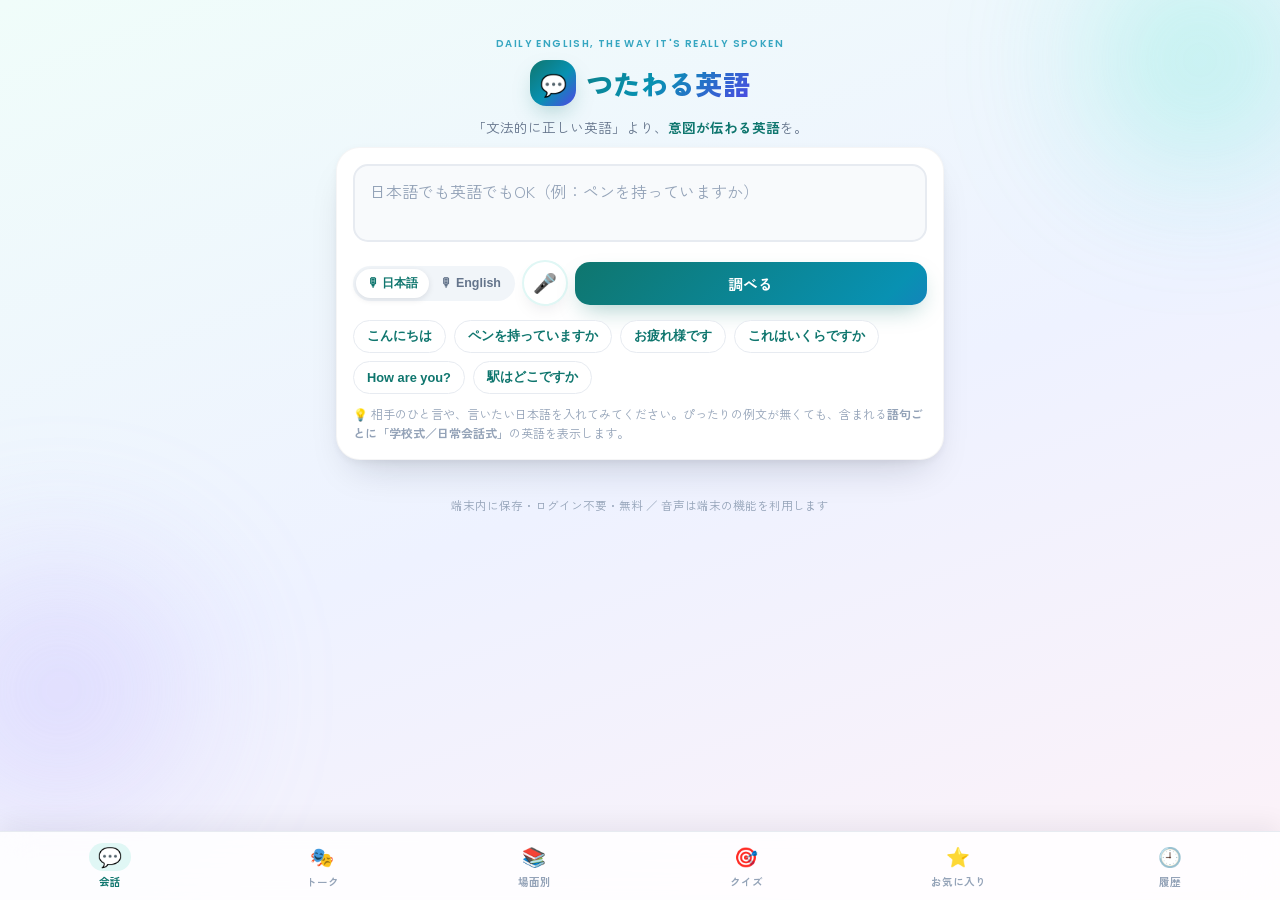
<file: english/index.html>
<!DOCTYPE html>
<html lang="ja">
<head>
<meta charset="UTF-8">
<meta name="viewport" content="width=device-width, initial-scale=1.0, viewport-fit=cover">
<meta name="theme-color" content="#0f766e">
<meta name="description" content="意図が伝わる英語を学ぶ日常英会話アプリ。学校式の返答と、実際に伝わる返答の2つを比べて学べます。音声入力・発音再生・復習クイズ対応。端末内保存・ログイン不要・無料。">
<title>つたわる英語 - 意図が伝わる日常英会話</title>
<link rel="icon" type="image/svg+xml" href="favicon.svg">
<link rel="icon" type="image/png" sizes="32x32" href="favicon-32.png">
<link rel="icon" type="image/png" sizes="16x16" href="favicon-16.png">
<link rel="apple-touch-icon" href="icons/apple-touch-icon.png">
<link rel="manifest" href="manifest.json">
<meta name="mobile-web-app-capable" content="yes">
<meta name="apple-mobile-web-app-capable" content="yes">
<meta name="apple-mobile-web-app-status-bar-style" content="default">
<meta name="apple-mobile-web-app-title" content="つたわる英語">
<link rel="preconnect" href="https://fonts.googleapis.com">
<link rel="preconnect" href="https://fonts.gstatic.com" crossorigin>
<link href="https://fonts.googleapis.com/css2?family=Zen+Kaku+Gothic+New:wght@400;500;700;900&family=Poppins:wght@500;600;700;800&display=swap" rel="stylesheet">
<style>
  :root{
    --bg1:#f0fdfa; --bg2:#eef2ff; --bg3:#fdf2f8;
    --ink:#0f172a; --sub:#64748b; --sub2:#94a3b8; --line:#e7ebf1;
    --brand:#0f766e; --brand2:#4f46e5; --brand3:#0891b2;
    --brand-grad:linear-gradient(135deg,#0f766e,#0891b2 55%,#4f46e5);
    --brand-soft:#e0f7f5; --brand-soft2:#eef0ff;
    --school:#b45309; --school-line:#f5c66b; --school-soft:#fef6e2; --school-soft2:#fdecc4;
    --natural:#047857; --natural-line:#7fe0b7; --natural-soft:#e7fbf2; --natural-soft2:#c9f5e0;
    --card:#ffffff;
    --shadow:0 20px 40px -18px rgba(15,23,42,.22), 0 3px 10px rgba(15,23,42,.05);
    --shadow-sm:0 8px 20px -10px rgba(15,23,42,.18);
    --glow-brand:0 10px 24px -8px rgba(15,118,110,.4);
    --radius:24px; --radius-sm:15px; --radius-xs:11px;
    --font-jp:'Zen Kaku Gothic New','Hiragino Kaku Gothic ProN','Yu Gothic',Meiryo,sans-serif;
    --font-en:'Poppins','Zen Kaku Gothic New',sans-serif;
  }
  *{box-sizing:border-box; -webkit-tap-highlight-color:transparent;}
  html,body{margin:0; padding:0;}
  body{
    font-family:var(--font-jp);
    -webkit-font-smoothing:antialiased; text-rendering:optimizeLegibility;
    color:var(--ink);
    background:linear-gradient(160deg,var(--bg1),var(--bg2) 52%,var(--bg3));
    background-attachment:fixed;
    position:relative; overflow-x:hidden;
    min-height:100vh;
    padding-bottom:calc(90px + env(safe-area-inset-bottom));
    line-height:1.65;
  }
  /* ふんわりした装飾ブロブ（背景の奥行き） */
  body::before,body::after{
    content:""; position:fixed; border-radius:50%; filter:blur(70px);
    z-index:0; pointer-events:none; opacity:.55;
  }
  body::before{ width:300px; height:300px; top:-90px; right:-70px; background:radial-gradient(circle,#5eead4,transparent 72%); }
  body::after{ width:340px; height:340px; bottom:40px; left:-110px; background:radial-gradient(circle,#c4b5fd,transparent 72%); }
  .wrap{max-width:640px; margin:0 auto; padding:18px 16px; position:relative; z-index:1;}

  header.app{ text-align:center; padding:18px 12px 8px; }
  header.app .eyebrow{
    font-family:var(--font-en); font-size:.62rem; font-weight:600; letter-spacing:.14em;
    text-transform:uppercase; color:var(--brand3); opacity:.8; margin-bottom:8px;
  }
  header.app .logo{
    display:inline-flex; align-items:center; gap:10px;
    font-family:var(--font-jp); font-size:1.7rem; font-weight:900;
    letter-spacing:.01em;
    background:var(--brand-grad); -webkit-background-clip:text; background-clip:text; color:transparent;
  }
  header.app .logo .mark{
    width:46px;height:46px;border-radius:16px;
    background:var(--brand-grad);
    color:#fff; display:grid; place-items:center; font-size:1.35rem;
    box-shadow:var(--glow-brand);
    -webkit-text-fill-color:#fff;
  }
  header.app p.tag{margin:10px 0 0; color:var(--sub); font-size:.85rem;}
  header.app p.tag b{color:var(--brand); font-weight:700;}

  /* ==== パネル切替 ==== */
  .panel{display:none; animation:fade .3s cubic-bezier(.2,.7,.3,1);}
  .panel.active{display:block;}
  @keyframes fade{from{opacity:0; transform:translateY(10px);}to{opacity:1; transform:none;}}

  /* ==== 入力エリア ==== */
  .searchbox{
    background:var(--card); border-radius:var(--radius); box-shadow:var(--shadow);
    padding:16px; margin-bottom:16px; border:1px solid rgba(15,23,42,.04);
  }
  .searchbox textarea{
    width:100%; border:2px solid var(--line); border-radius:var(--radius-sm);
    padding:13px 15px; font-size:1rem; resize:none; font-family:inherit;
    color:var(--ink); background:#f8fafc; min-height:58px;
    transition:border-color .2s, box-shadow .2s, background .2s;
  }
  .searchbox textarea::placeholder{ color:var(--sub2); }
  .searchbox textarea:focus{
    outline:none; border-color:var(--brand3); background:#fff;
    box-shadow:0 0 0 4px rgba(8,145,178,.12);
  }
  .controls{display:flex; gap:7px; align-items:center; margin-top:12px; flex-wrap:wrap;}
  .seg{display:inline-flex; background:#f1f5f9; border-radius:999px; padding:3px;}
  .seg button{
    border:none; background:transparent; padding:6px 11px; border-radius:999px;
    font-size:.78rem; color:var(--sub); cursor:pointer; font-weight:600; transition:.2s; white-space:nowrap;
  }
  .seg button.on{background:#fff; color:var(--brand); box-shadow:0 2px 6px rgba(15,23,42,.1);}
  .btn{
    border:none; cursor:pointer; font-family:inherit; font-weight:700; white-space:nowrap;
    border-radius:var(--radius-sm); padding:11px 14px; font-size:.92rem;
    transition:transform .12s ease, box-shadow .2s ease, filter .2s ease;
  }
  .btn:active{transform:scale(.96);}
  .btn-primary{
    background:var(--brand-grad); background-size:160% 160%; color:#fff;
    box-shadow:var(--glow-brand); flex:1;
  }
  .btn-primary:active{ filter:brightness(.96); }
  .btn-mic{
    background:#fff; color:var(--brand); border:2px solid var(--brand-soft);
    width:46px; height:46px; border-radius:50%; font-size:1.2rem; display:grid; place-items:center; padding:0;
    box-shadow:var(--shadow-sm); flex-shrink:0;
  }
  .btn-mic.rec{background:linear-gradient(135deg,#f43f5e,#ef4444); color:#fff; border-color:transparent; animation:pulse 1.1s infinite;}
  @keyframes pulse{0%{box-shadow:0 0 0 0 rgba(239,68,68,.5);}70%{box-shadow:0 0 0 14px rgba(239,68,68,0);}100%{box-shadow:0 0 0 0 rgba(239,68,68,0);}}
  .chips{display:flex; gap:8px; flex-wrap:wrap; margin-top:14px;}
  .chip{
    background:#fff; border:1.5px solid var(--line); border-radius:999px;
    padding:7px 13px; font-size:.8rem; color:var(--brand); cursor:pointer; font-weight:600;
    transition:.15s;
  }
  .chip:active{background:var(--brand-soft); border-color:var(--brand-soft); transform:scale(.97);}
  .hint{font-size:.75rem; color:var(--sub2); margin-top:10px; line-height:1.6;}

  /* ==== 結果カード ==== */
  .notice{
    background:linear-gradient(135deg,#fff7ed,#fff1e6); border:1px solid #fed7aa; color:#9a3412;
    border-radius:var(--radius-sm); padding:12px 15px; font-size:.82rem; margin-bottom:14px;
    box-shadow:var(--shadow-sm);
  }
  .empty{ text-align:center; color:var(--sub); padding:40px 16px; font-size:.9rem; }
  .empty .big,.list-empty .big{
    font-size:2rem; display:flex; align-items:center; justify-content:center;
    width:76px; height:76px; margin:0 auto 14px; border-radius:50%;
    background:linear-gradient(135deg,var(--brand-soft),var(--brand-soft2));
  }

  .card{
    background:var(--card); border-radius:var(--radius); box-shadow:var(--shadow);
    padding:20px 18px 18px; margin-bottom:16px; overflow:hidden; position:relative;
    border:1px solid rgba(15,23,42,.04);
  }
  .card::before{
    content:""; position:absolute; top:0; left:0; right:0; height:5px;
    background:var(--brand-grad);
  }
  .card .cat{
    display:inline-block; font-size:.68rem; font-weight:700; color:var(--brand);
    background:var(--brand-soft); padding:4px 12px; border-radius:999px; margin-bottom:10px;
    letter-spacing:.02em;
  }
  .card .prompt-en{
    font-family:var(--font-en); font-size:1.2rem; font-weight:700; color:var(--ink); margin:4px 0 2px;
    letter-spacing:-.01em;
  }
  .card .prompt-ja{font-size:.86rem; color:var(--sub); margin:0 0 10px;}
  .card .situation{
    font-size:.82rem; color:#0f766e; background:linear-gradient(135deg,#f0fdfa,#ecfeff);
    border-radius:var(--radius-xs); padding:10px 13px; margin:8px 0 14px;
    border:1px solid #d3f5ee;
  }
  .answer{
    border-radius:var(--radius-sm); padding:14px 16px; margin-bottom:12px; position:relative;
    border-left:4px solid transparent;
  }
  .answer.school{background:linear-gradient(135deg,var(--school-soft),var(--school-soft2)); border-left-color:var(--school-line);}
  .answer.natural{background:linear-gradient(135deg,var(--natural-soft),var(--natural-soft2)); border-left-color:var(--natural-line);}
  .answer .lbl{
    font-size:.7rem; font-weight:800; letter-spacing:.04em; margin-bottom:6px;
    display:flex; align-items:center; gap:6px; text-transform:uppercase;
  }
  .answer.school .lbl{color:var(--school);}
  .answer.natural .lbl{color:var(--natural);}
  .answer .en{font-family:var(--font-en); font-size:1.08rem; font-weight:600; color:var(--ink); padding-right:4px;}
  .answer .ja{font-size:.83rem; color:var(--sub); margin-top:3px;}
  .answer .tools{display:flex; gap:6px; margin-top:10px; flex-wrap:wrap;}
  .mini{
    border:none; cursor:pointer; font-family:inherit; font-weight:700; font-size:.76rem;
    background:rgba(255,255,255,.65); border:1px solid rgba(15,23,42,.06); color:var(--ink);
    padding:7px 11px; border-radius:999px; display:inline-flex; align-items:center; gap:4px;
    backdrop-filter:blur(4px); transition:.15s;
  }
  .mini:active{transform:scale(.94); background:#fff;}
  .point{
    background:linear-gradient(135deg,#eff6ff,#f5f3ff); border-left:4px solid #6366f1; border-radius:var(--radius-xs);
    padding:12px 14px; font-size:.83rem; color:#312e81; margin-top:8px;
  }
  .point b{color:#4338ca;}
  .card .card-foot{display:flex; justify-content:flex-end; align-items:center; margin-top:12px;}
  .fav-btn{
    border:1.5px solid var(--line); background:#fff; cursor:pointer; font-size:.8rem; font-weight:700;
    color:var(--sub2); padding:7px 15px; border-radius:999px; display:inline-flex; align-items:center; gap:6px;
    transition:.15s;
  }
  .fav-btn .st{font-size:1.05rem; line-height:1;}
  .fav-btn:active{transform:scale(.96);}
  .fav-btn.on{color:#b45309; border-color:#fde68a; background:#fffbeb;}

  .related{margin-top:6px;}
  .related .related-lbl{font-size:.78rem; color:var(--sub); margin-bottom:8px; font-weight:600;}

  /* 折りたたみ（場面別） */
  .accordion-head{ cursor:pointer; display:flex; justify-content:space-between; align-items:center; }
  .accordion-head .arrow{transition:transform .2s; color:var(--sub2); font-size:1.1rem;}
  .card.open .accordion-head .arrow{transform:rotate(90deg); color:var(--brand);}
  .accordion-body{display:none; margin-top:14px;}
  .card.open .accordion-body{display:block;}

  /* セクション見出し */
  .section-title{font-family:var(--font-jp); font-size:1.15rem; font-weight:900; color:var(--ink); margin:8px 4px 12px;}
  .section-sub{font-size:.82rem; color:var(--sub); margin:-8px 4px 16px;}

  .cat-tile{
    background:var(--card); border-radius:18px; box-shadow:var(--shadow-sm);
    padding:15px 16px; margin-bottom:11px; cursor:pointer; display:flex; align-items:center; gap:14px;
    border:1px solid rgba(15,23,42,.04); transition:transform .12s, box-shadow .2s;
  }
  .cat-tile:active{transform:scale(.985); box-shadow:var(--shadow);}
  .cat-tile .ico{
    font-size:1.4rem; width:48px; height:48px; border-radius:15px; flex-shrink:0;
    display:flex; align-items:center; justify-content:center;
    background:linear-gradient(135deg,var(--brand-soft),var(--brand-soft2));
  }
  .cat-tile .txt b{display:block; font-size:1rem; font-weight:800;}
  .cat-tile .txt span{font-size:.78rem; color:var(--sub);}
  .cat-tile .count{margin-left:auto; font-size:.76rem; color:var(--brand); font-weight:700; white-space:nowrap;}

  /* クイズ */
  .quiz-card{background:var(--card); border-radius:var(--radius); box-shadow:var(--shadow); padding:24px 20px; text-align:center; border:1px solid rgba(15,23,42,.04);}
  .quiz-card .q-ja{font-family:var(--font-jp); font-size:1.3rem; font-weight:900; margin:12px 0 6px;}
  .quiz-card .q-sit{font-size:.83rem; color:var(--sub); margin-bottom:18px;}
  .quiz-reveal{margin-top:16px; text-align:left;}
  .quiz-progress{margin-bottom:14px;}
  .quiz-progress-num{font-size:.78rem; color:var(--sub); font-weight:700;}
  .quiz-progress-tag{
    font-size:.68rem; color:var(--brand); background:var(--brand-soft); padding:2px 9px;
    border-radius:999px; margin-left:8px; font-weight:700;
  }
  .quiz-progress-track{height:6px; border-radius:999px; background:#eef2f7; margin-top:8px; overflow:hidden;}
  .quiz-progress-fill{height:100%; border-radius:999px; background:var(--brand-grad); transition:width .3s ease;}
  .quiz-done-emoji{font-size:2.6rem; margin-bottom:6px;}
  .score-badge{
    display:inline-flex; align-items:baseline; gap:6px; margin-top:6px;
    background:linear-gradient(135deg,var(--brand-soft),var(--brand-soft2));
    padding:10px 22px; border-radius:999px;
  }
  .score-badge b{font-family:var(--font-en); font-size:1.6rem; color:var(--brand); font-weight:800;}
  .score-badge span{font-size:.85rem; color:var(--sub); font-weight:600;}
  .quiz-grade{display:flex; gap:10px; margin-top:16px;}
  .quiz-grade .btn{flex:1;}
  .btn-ok{background:linear-gradient(135deg,#059669,#10b981); color:#fff; box-shadow:0 8px 18px -6px rgba(5,150,105,.45);}
  .btn-ng{background:#f1f5f9; color:#475569;}

  /* トースト */
  .toast{
    position:fixed; left:50%; bottom:calc(100px + env(safe-area-inset-bottom)); transform:translateX(-50%) translateY(20px);
    background:rgba(15,23,42,.94); backdrop-filter:blur(8px); color:#fff; padding:11px 20px; border-radius:999px; font-size:.85rem;
    opacity:0; pointer-events:none; transition:.25s; z-index:60; box-shadow:var(--shadow); font-weight:500;
  }
  .toast.show{opacity:1; transform:translateX(-50%) translateY(0);}

  /* ボトムナビ */
  nav.tabbar{
    position:fixed; left:0; right:0; bottom:0; z-index:50;
    background:rgba(255,255,255,.85); backdrop-filter:blur(16px) saturate(160%);
    border-top:1px solid var(--line);
    box-shadow:0 -8px 24px rgba(15,23,42,.06);
    display:flex; padding:7px 4px calc(7px + env(safe-area-inset-bottom));
  }
  nav.tabbar button{
    flex:1; border:none; background:transparent; cursor:pointer; color:var(--sub2);
    font-family:var(--font-jp); font-size:.66rem; font-weight:700; padding:4px 2px;
    display:flex; flex-direction:column; align-items:center; gap:3px;
  }
  nav.tabbar .i-wrap{
    width:42px; height:28px; border-radius:14px; display:flex; align-items:center; justify-content:center;
    transition:background .2s;
  }
  nav.tabbar button.on .i-wrap{background:var(--brand-soft);}
  nav.tabbar button .i{font-size:1.2rem; line-height:1;}
  nav.tabbar button.on{color:var(--brand);}
  nav.tabbar button .badge{
    position:absolute; transform:translate(14px,-6px); background:#ef4444; color:#fff;
    font-size:.6rem; min-width:16px; height:16px; border-radius:8px; padding:0 4px; line-height:16px;
  }

  .list-empty{text-align:center; color:var(--sub); padding:44px 16px;}

  .row-item{
    background:var(--card); border-radius:var(--radius-sm); box-shadow:var(--shadow-sm);
    padding:13px 15px; margin-bottom:9px; display:flex; align-items:center; gap:10px; cursor:pointer;
    border:1px solid rgba(15,23,42,.04); transition:transform .12s;
  }
  .row-item:active{transform:scale(.985);}
  .row-item .r-txt{flex:1; min-width:0;}
  .row-item .r-txt b{display:block; font-size:.95rem; font-weight:700; white-space:nowrap; overflow:hidden; text-overflow:ellipsis;}
  .row-item .r-txt span{font-size:.76rem; color:var(--sub);}
  .row-item .r-del{border:none; background:transparent; color:var(--sub2); font-size:1.1rem; cursor:pointer; padding:4px;}

  .toolbar{display:flex; justify-content:flex-end; margin-bottom:10px;}
  .link-btn{background:transparent; border:none; color:var(--brand); font-weight:700; font-size:.8rem; cursor:pointer;}

  /* 発音練習 */
  .rec-box{background:linear-gradient(135deg,#fff7fb,#fdf2f8); border:1px solid #fbcfe8; border-radius:var(--radius-xs); padding:11px 13px; margin-top:10px;}
  .rec-box .rec-row{display:flex; gap:8px; align-items:center; flex-wrap:wrap;}
  .rec-box .rec-status{font-size:.76rem; color:var(--sub); margin-top:7px;}

  footer.app{text-align:center; color:var(--sub2); font-size:.72rem; padding:20px 12px 6px;}

  /* ==== キャラと話す ==== */
  .char-card{
    background:var(--card); border-radius:18px; box-shadow:var(--shadow-sm);
    padding:16px; margin-bottom:12px; cursor:pointer; display:flex; align-items:center; gap:14px;
    border:1px solid rgba(15,23,42,.04); border-left:4px solid var(--char-accent,var(--brand));
    transition:transform .12s, box-shadow .2s;
  }
  .char-card:active{transform:scale(.985); box-shadow:var(--shadow);}
  .char-avatar{
    font-size:1.8rem; width:56px; height:56px; border-radius:50%; flex-shrink:0;
    display:flex; align-items:center; justify-content:center;
    background:linear-gradient(135deg,var(--brand-soft),var(--brand-soft2));
  }
  .char-avatar.sm{width:34px; height:34px; font-size:1.2rem;}
  .char-txt{display:flex; flex-direction:column; gap:2px; min-width:0;}
  .char-txt b{font-size:1.02rem; font-weight:800;}
  .char-role{font-size:.76rem; color:var(--char-accent,var(--brand)); font-weight:700;}
  .char-desc{font-size:.78rem; color:var(--sub); line-height:1.5;}
  .char-arrow{margin-left:auto; color:var(--sub2); font-size:1.2rem; flex-shrink:0;}

  .chat-topbar{
    display:flex; align-items:center; justify-content:space-between; gap:10px;
    background:var(--card); border-radius:var(--radius-sm); box-shadow:var(--shadow-sm);
    padding:10px 14px; margin-bottom:14px; border-left:4px solid var(--char-accent,var(--brand));
    flex-wrap:wrap;
  }
  .chat-who{display:flex; align-items:center; gap:8px; font-size:.9rem;}
  .chat-who .char-role{font-size:.72rem;}

  .chat-log{display:flex; flex-direction:column; gap:10px;}
  .chat-bubble{
    max-width:84%; padding:11px 14px; border-radius:16px; box-shadow:var(--shadow-sm);
    display:flex; align-items:flex-start; gap:8px;
  }
  .chat-bubble.npc{ align-self:flex-start; background:#fff; border-bottom-left-radius:4px;}
  .chat-bubble.you{ align-self:flex-end; background:linear-gradient(135deg,var(--brand-soft),var(--brand-soft2)); border-bottom-right-radius:4px;}
  .chat-bubble .bubble-body{min-width:0;}
  .chat-bubble .bubble-en{font-family:var(--font-en); font-weight:600; font-size:.98rem; color:var(--ink);}
  .chat-bubble .bubble-ja{font-size:.78rem; color:var(--sub); margin-top:3px;}
  .chat-bubble .bubble-speak{
    flex-shrink:0; padding:4px 7px; font-size:.8rem; margin-top:1px;
  }
  .chat-point.point{align-self:flex-end; max-width:84%; margin-top:-2px;}

  .chat-choices{display:flex; flex-direction:column; gap:8px; margin-top:2px;}
  .chat-choice{
    border-radius:var(--radius-sm); padding:11px 14px; cursor:pointer;
    border:1.5px solid var(--line); background:#fff; transition:transform .12s, box-shadow .2s;
  }
  .chat-choice:active{transform:scale(.98);}
  .chat-choice .lbl{font-size:.68rem; font-weight:800; letter-spacing:.03em; margin-bottom:4px; text-transform:uppercase;}
  .chat-choice .en{font-family:var(--font-en); font-weight:600; font-size:.95rem; color:var(--ink);}
  .chat-choice .ja{font-size:.78rem; color:var(--sub); margin-top:2px;}
  .chat-choice.school{border-color:var(--school-line); background:linear-gradient(135deg,var(--school-soft),#fff);}
  .chat-choice.school .lbl{color:var(--school);}
  .chat-choice.natural{border-color:var(--natural-line); background:linear-gradient(135deg,var(--natural-soft),#fff);}
  .chat-choice.natural .lbl{color:var(--natural);}

  .chat-end{
    text-align:center; padding:30px 16px; color:var(--sub); background:var(--card);
    border-radius:var(--radius); box-shadow:var(--shadow-sm); font-weight:600;
  }
  .chat-end-emoji{font-size:2.2rem; margin-bottom:8px;}

  /* ==== 語句ごとの英語 ==== */
  .word-break{margin-top:18px;}
  .word-list{display:grid; grid-template-columns:repeat(auto-fill,minmax(150px,1fr)); gap:9px; margin-top:8px;}
  .word-item{
    background:var(--card); border:1px solid var(--line); border-radius:14px;
    padding:11px 13px; position:relative; box-shadow:var(--shadow-sm);
  }
  .word-item .w-ja{font-size:.76rem; color:var(--sub); margin-bottom:3px;}
  .word-item .w-en{font-family:var(--font-en); font-weight:700; font-size:.96rem; color:var(--ink); padding-right:26px; line-height:1.35;}
  .word-item .w-nat{font-size:.8rem; color:var(--natural); font-weight:600; margin-top:3px;}
  .word-item .w-note{font-size:.71rem; color:var(--sub2); margin-top:4px; line-height:1.45;}
  .word-item .w-speak{position:absolute; top:9px; right:9px; padding:3px 6px; font-size:.72rem;}
</style>
</head>
<body>
<div class="wrap">
  <header class="app">
    <div class="eyebrow">Daily English, the way it's really spoken</div>
    <div class="logo"><span class="mark">💬</span>つたわる英語</div>
    <p class="tag">「文法的に正しい英語」より、<b>意図が伝わる英語</b>を。</p>
  </header>

  <!-- ===== 会話（自由入力）===== -->
  <section id="panel-talk" class="panel active">
    <div class="searchbox">
      <textarea id="queryInput" rows="2" placeholder="日本語でも英語でもOK（例：ペンを持っていますか）"></textarea>
      <div class="controls">
        <div class="seg" id="langSeg" title="音声入力の言語">
          <button data-lang="ja-JP" class="on">🎙 日本語</button>
          <button data-lang="en-US">🎙 English</button>
        </div>
        <button class="btn-mic" id="micBtn" title="音声で入力" aria-label="音声で入力">🎤</button>
        <button class="btn btn-primary" id="searchBtn">調べる</button>
      </div>
      <div class="chips" id="exampleChips"></div>
      <div class="hint">💡 相手のひと言や、言いたい日本語を入れてみてください。ぴったりの例文が無くても、含まれる<b>語句ごとに「学校式／日常会話式」</b>の英語を表示します。</div>
    </div>
    <div id="talkResult"></div>
  </section>

  <!-- ===== キャラと話す（台本式の会話）===== -->
  <section id="panel-chat" class="panel">
    <div id="chatArea"></div>
  </section>

  <!-- ===== 場面別 ===== -->
  <section id="panel-scenes" class="panel">
    <div class="section-title">場面から探す</div>
    <div class="section-sub">よく使う場面ごとに、伝わる返し方をまとめています。</div>
    <div id="sceneList"></div>
  </section>

  <!-- ===== クイズ ===== -->
  <section id="panel-quiz" class="panel">
    <div class="section-title">復習クイズ</div>
    <div class="section-sub">日本語を見て「伝わる英語」を思い出しましょう。</div>
    <div id="quizArea"></div>
  </section>

  <!-- ===== お気に入り ===== -->
  <section id="panel-fav" class="panel">
    <div class="section-title">お気に入り</div>
    <div class="section-sub">⭐ を付けた表現がここに集まります。</div>
    <div id="favList"></div>
  </section>

  <!-- ===== 履歴 ===== -->
  <section id="panel-history" class="panel">
    <div class="section-title">履歴</div>
    <div class="toolbar"><button class="link-btn" id="clearHistory">すべて消す</button></div>
    <div id="historyList"></div>
  </section>

  <footer class="app">
    端末内に保存・ログイン不要・無料 ／ 音声は端末の機能を利用します
  </footer>
</div>

<nav class="tabbar">
  <button data-tab="talk" class="on"><span class="i-wrap"><span class="i">💬</span></span><span class="lbl">会話</span></button>
  <button data-tab="chat"><span class="i-wrap"><span class="i">🎭</span></span><span class="lbl">トーク</span></button>
  <button data-tab="scenes"><span class="i-wrap"><span class="i">📚</span></span><span class="lbl">場面別</span></button>
  <button data-tab="quiz"><span class="i-wrap"><span class="i">🎯</span></span><span class="lbl">クイズ</span></button>
  <button data-tab="fav"><span class="i-wrap"><span class="i">⭐</span></span><span class="lbl">お気に入り</span></button>
  <button data-tab="history"><span class="i-wrap"><span class="i">🕘</span></span><span class="lbl">履歴</span></button>
</nav>

<div class="toast" id="toast"></div>

<script>
/* =========================================================================
   つたわる英語 — 意図が伝わる日常英会話アプリ（単一HTML・無料・オフライン）
   データ構造（枠組み）: 1エントリ = 1つの場面
     id        : 一意なID
     category  : greeting | shopping | travel | business
     prompt    : {en, ja}  相手のひと言 / 言いたいこと
     situation : その場面の説明（意図のヒント）
     keywords  : マッチング用キーワード（日英まぜてOK）
     school    : {en, ja}  学校で習う形の返答・訳
     natural   : {en, ja}  実際に伝わる返答・訳
     point     : なぜそう返す/言うのかの解説
   ここに追記するだけで例文を増やせます。
   ========================================================================= */
const CATEGORIES = {
  greeting: { label:"あいさつ・雑談", icon:"👋", desc:"あいさつ・自己紹介・体調・天気など" },
  reaction: { label:"あいづち・リアクション", icon:"😊", desc:"会話を続ける相づち・共感・驚きの返し" },
  shopping: { label:"買い物・飲食店", icon:"🛍️", desc:"お店・注文・会計・値段の聞き方" },
  travel:   { label:"旅行・移動・道案内", icon:"✈️", desc:"道を尋ねる/教える・交通・ホテル・入国" },
  business: { label:"仕事・ビジネス", icon:"💼", desc:"依頼・会議・メール的なやりとり" },
  phone:    { label:"電話・オンライン", icon:"📞", desc:"電話やビデオ通話でのやりとり" },
  help:     { label:"困ったとき・聞き返し", icon:"🆘", desc:"聞き返す・お願いする・助けを求める" },
  family:   { label:"家族・日常生活", icon:"🏠", desc:"家族との会話・毎日のちょっとしたやりとり" },
  school:   { label:"学校生活", icon:"🎒", desc:"宿題・部活・友達とのやりとり" },
  health:   { label:"体調・病院", icon:"🏥", desc:"体調を聞く/伝える・病院・薬局でのやりとり" },
  season:   { label:"天気・季節・行事", icon:"🌦️", desc:"天気の世間話・新年や誕生日のあいさつ" },
  hobby:    { label:"趣味・雑談のきっかけ", icon:"🎨", desc:"趣味・映画・スポーツ・旅行の話題" },
  kindness: { label:"ほめる・お祝い・気遣い", icon:"💐", desc:"褒め言葉・お祝い・お悔やみ・謝罪" },
  opinion:  { label:"意見・賛成・反対", icon:"💭", desc:"意見を言う・賛成する・やんわり反対する" },
  request:  { label:"お願い・許可", icon:"🙏", desc:"頼みごと・借りる・許可を取る・断る" },
  plans:    { label:"誘い・予定・約束", icon:"📅", desc:"誘う・受ける・断る・日程調整・遅刻連絡" },
  time:     { label:"時間・日付", icon:"⏰", desc:"時刻・曜日・所要時間・営業時間" },
  dining:   { label:"食卓・おもてなし", icon:"🍽️", desc:"食事中の会話・家に招く/招かれる" },
  emergency:{ label:"緊急・トラブル", icon:"🚨", desc:"紛失・盗難・急病・助けを呼ぶ" },
  tech:     { label:"スマホ・SNS・ネット", icon:"📱", desc:"連絡先交換・Wi-Fi・写真・充電" },
  homestay: { label:"ホームステイ・留学", icon:"🏡", desc:"ホストファミリーとの生活・お願い・家のルール" },
};

const PHRASES = [
  /* ---------- あいさつ・雑談 ---------- */
  {
    id:"g_pen", category:"greeting",
    prompt:{ en:"Do you have a pen?", ja:"ペンを持っていますか？" },
    situation:"相手はペンを『借りたい』。持っているか事実を聞きたいわけではありません。",
    keywords:["pen","ペン","持ってい","貸し","borrow"],
    school:{ en:"Yes, I have a pen.", ja:"はい、ペンを持っています。" },
    natural:{ en:"Sure! You can use this one.", ja:"どうぞ、これ使ってください。" },
    point:"相手の意図は『ペンを貸してほしい』。<b>持っているかの事実確認</b>ではなく、<b>貸す申し出</b>をするのが自然です。"
  },
  {
    id:"g_howareyou", category:"greeting",
    prompt:{ en:"How are you?", ja:"元気ですか？（調子どう？）" },
    situation:"軽いあいさつ。本当に体調を細かく聞いているわけではありません。",
    keywords:["how are you","元気","調子","how are"],
    school:{ en:"I'm fine, thank you. And you?", ja:"元気です、ありがとう。あなたは？" },
    natural:{ en:"Pretty good, thanks! How about you?", ja:"まあまあ元気だよ、ありがとう！そっちは？" },
    point:"『I'm fine, thank you』は決まり文句すぎて硬い印象。<b>Good / Pretty good / Not bad</b> と軽く返し、<b>相手にも聞き返す</b>と会話が続きます。"
  },
  {
    id:"g_whatdoyoudo", category:"greeting",
    prompt:{ en:"What do you do?", ja:"お仕事は何をされていますか？" },
    situation:"『今なにしてるの？』ではなく、職業をたずねています。",
    keywords:["what do you do","仕事","職業","occupation"],
    school:{ en:"I am an office worker.", ja:"私は会社員です。" },
    natural:{ en:"I work in sales at a food company.", ja:"食品会社で営業をしています。" },
    point:"聞かれているのは<b>職業</b>。『office worker』でも通じますが、<b>何の仕事か</b>を一言添えると会話が広がります。"
  },
  {
    id:"g_thanks", category:"greeting",
    prompt:{ en:"Thank you so much!", ja:"本当にありがとう！" },
    situation:"お礼を言われたときの返し。",
    keywords:["thank you","thanks","ありがとう","お礼"],
    school:{ en:"You're welcome.", ja:"どういたしまして。" },
    natural:{ en:"No problem! Anytime.", ja:"全然いいよ！いつでもどうぞ。" },
    point:"『You're welcome』も正解ですが、日常では少し丁寧すぎることも。<b>No problem / Sure / Anytime</b> が気軽で自然です。"
  },
  {
    id:"g_otsukare", category:"greeting",
    prompt:{ en:"(お疲れ様です)", ja:"お疲れ様です" },
    situation:"日本語独特のあいさつ。直訳できる英語はありません。",
    keywords:["お疲れ","おつかれ","otsukare","ご苦労"],
    school:{ en:"You must be tired.", ja:"お疲れでしょう。（直訳）" },
    natural:{ en:"Hi! / Thanks for your hard work. / Great job today!", ja:"（場面次第で）やあ！／お疲れさま（ねぎらい）／今日はよく頑張ったね！" },
    point:"『お疲れ様』に<b>ぴったりの英語はありません</b>。すれ違いの挨拶なら <b>Hi</b>、ねぎらいなら <b>Thanks for your hard work / Great job</b> と場面で使い分けます。"
  },
  {
    id:"g_bless", category:"greeting",
    prompt:{ en:"(相手がくしゃみをした)", ja:"相手がくしゃみをした" },
    situation:"誰かがくしゃみをしたとき、英語圏では声をかける習慣があります。",
    keywords:["くしゃみ","sneeze","bless"],
    school:{ en:"(何も言わない)", ja:"（特に何も言わない）" },
    natural:{ en:"Bless you!", ja:"（くしゃみに）お大事に！" },
    point:"英語圏ではくしゃみに <b>Bless you</b> と声をかけるのが自然。言われたら <b>Thanks</b> と返します。"
  },

  /* ---------- 買い物・飲食店 ---------- */
  {
    id:"s_helpyou", category:"shopping",
    prompt:{ en:"Hi, can I help you?", ja:"いらっしゃいませ、何かお探しですか？" },
    situation:"店員の声かけ。見ているだけなら断ってOK。",
    keywords:["can i help you","help you","いらっしゃい","店員","お探し"],
    school:{ en:"Yes, please.", ja:"はい、お願いします。" },
    natural:{ en:"I'm just looking, thanks.", ja:"見ているだけです、ありがとう。" },
    point:"買う気が固まっていないなら <b>Just looking, thanks</b> でOK。断っても失礼になりません。探し物があれば <b>I'm looking for ~</b>。"
  },
  {
    id:"s_forhere", category:"shopping",
    prompt:{ en:"For here or to go?", ja:"店内でお召し上がりですか、お持ち帰りですか？" },
    situation:"カフェやファストフードでの定番質問。",
    keywords:["for here","to go","take out","持ち帰り","店内"],
    school:{ en:"I will eat here.", ja:"ここで食べます。" },
    natural:{ en:"To go, please. / For here, please.", ja:"持ち帰りで。／店内で。" },
    point:"文で答えなくてOK。<b>To go / For here</b> に <b>please</b> を付けるだけで十分伝わります。"
  },
  {
    id:"s_howmuch", category:"shopping",
    prompt:{ en:"(これはいくらですか)", ja:"これはいくらですか？" },
    situation:"値段をたずねたいとき。",
    keywords:["いくら","値段","how much","price","これ"],
    school:{ en:"How much is this?", ja:"これはいくらですか？" },
    natural:{ en:"Excuse me, how much is this?", ja:"すみません、これはいくらですか？" },
    point:"文法はこれで正解。実際は最初に <b>Excuse me</b> を付けると印象が柔らかく、店員も気づきやすいです。"
  },
  {
    id:"s_discount", category:"shopping",
    prompt:{ en:"(少し安くなりますか)", ja:"少し安くなりますか？" },
    situation:"市場やフリマなどで値引き交渉をしたいとき。",
    keywords:["安く","値引き","discount","cheaper","負け"],
    school:{ en:"Please make it cheaper.", ja:"安くしてください。" },
    natural:{ en:"Is there any chance of a discount?", ja:"少しお安くなったりしますか？" },
    point:"『Make it cheaper』は命令口調でぶっきらぼう。<b>Is there any chance of a discount?</b> なら丁寧にお願いできます。"
  },
  {
    id:"s_bag", category:"shopping",
    prompt:{ en:"Do you need a bag?", ja:"袋はご入用ですか？" },
    situation:"会計時の定番。",
    keywords:["need a bag","袋","bag","レジ袋"],
    school:{ en:"No, I don't need a bag.", ja:"いいえ、袋は要りません。" },
    natural:{ en:"No, I'm good, thanks. / Yes, please.", ja:"大丈夫です、ありがとう。／はい、お願いします。" },
    point:"断るときは <b>I'm good, thanks</b> が自然でやわらかい言い方。要るときは <b>Yes, please</b>。"
  },

  /* ---------- 旅行・移動・道案内 ---------- */
  {
    id:"t_station", category:"travel",
    prompt:{ en:"(駅はどこですか)", ja:"駅はどこですか？" },
    situation:"知らない人に道をたずねるとき。",
    keywords:["駅","どこ","station","道","where","get to"],
    school:{ en:"Where is the station?", ja:"駅はどこですか？" },
    natural:{ en:"Excuse me, could you tell me how to get to the station?", ja:"すみません、駅への行き方を教えていただけますか？" },
    point:"通じますが、いきなり Where〜 だと少しぶっきらぼう。<b>Excuse me, could you tell me ~?</b> と切り出すと丁寧で自然です。"
  },
  {
    id:"t_photo", category:"travel",
    prompt:{ en:"(写真を撮ってもらえますか)", ja:"写真を撮ってもらえますか？" },
    situation:"通りがかりの人にシャッターをお願いしたいとき。",
    keywords:["写真","撮って","picture","photo","take a"],
    school:{ en:"Please take a picture.", ja:"写真を撮ってください。" },
    natural:{ en:"Excuse me, could you take a photo of us?", ja:"すみません、私たちの写真を撮っていただけますか？" },
    point:"『Please take a picture』は指示っぽい。<b>Could you take a photo of us?</b> とお願い形にすると気持ちよく頼めます。"
  },
  {
    id:"t_wherefrom", category:"travel",
    prompt:{ en:"Where are you from?", ja:"どちらのご出身ですか？" },
    situation:"旅先での定番の雑談。",
    keywords:["where are you from","出身","from","どこから"],
    school:{ en:"I am from Japan.", ja:"私は日本出身です。" },
    natural:{ en:"I'm from Japan. How about you?", ja:"日本から来ました。あなたは？" },
    point:"答えたら <b>How about you?</b> と聞き返すと会話が続きます。都市名を足す（<b>from Osaka, Japan</b>）のも自然。"
  },
  {
    id:"t_chicken", category:"travel",
    prompt:{ en:"Chicken or beef?", ja:"チキンとビーフ、どちらになさいますか？" },
    situation:"機内食などでの二択の質問。",
    keywords:["chicken","beef","機内食","二択","or"],
    school:{ en:"I want to eat chicken.", ja:"チキンを食べたいです。" },
    natural:{ en:"Chicken, please.", ja:"チキンをお願いします。" },
    point:"フルセンテンスは不要。<b>Chicken, please</b> と一言でスマートに伝わります。"
  },
  {
    id:"t_declare", category:"travel",
    prompt:{ en:"Anything to declare?", ja:"申告するものはありますか？" },
    situation:"税関での質問。",
    keywords:["declare","税関","申告","customs"],
    school:{ en:"No, I have nothing to declare.", ja:"いいえ、申告するものはありません。" },
    natural:{ en:"No, nothing.", ja:"いいえ、何もありません。" },
    point:"短く <b>No, nothing</b> で十分。かしこまりすぎず、はっきり答えるのがコツです。"
  },

  /* ---------- 仕事・ビジネス ---------- */
  {
    id:"b_sendfile", category:"business",
    prompt:{ en:"Could you send me the file?", ja:"ファイルを送ってもらえますか？" },
    situation:"依頼への返事。",
    keywords:["send","file","送っ","依頼","ファイル"],
    school:{ en:"Yes, I will send it.", ja:"はい、送ります。" },
    natural:{ en:"Sure, I'll send it right away.", ja:"了解です、すぐに送りますね。" },
    point:"『Yes, I will』でも通じますが、<b>Sure / Of course</b> ＋ <b>right away（すぐに）</b> を添えると前向きで感じが良いです。"
  },
  {
    id:"b_yoroshiku", category:"business",
    prompt:{ en:"(よろしくお願いします)", ja:"よろしくお願いします" },
    situation:"日本語独特の万能フレーズ。直訳英語はありません。",
    keywords:["よろしく","yoroshiku","お願いします"],
    school:{ en:"Please treat me well.", ja:"よく扱ってください。（直訳・不自然）" },
    natural:{ en:"I'm looking forward to working with you. / Thanks in advance.", ja:"一緒にお仕事できるのを楽しみにしています。／（先に）よろしくお願いします。" },
    point:"直訳は通じません。初対面なら <b>Looking forward to working with you</b>、依頼の締めなら <b>Thanks in advance</b> と場面で言い換えます。"
  },
  {
    id:"b_meeting", category:"business",
    prompt:{ en:"Can you make it to the meeting?", ja:"会議に来られますか？" },
    situation:"『会議に出席できるか』を聞かれています。",
    keywords:["make it","meeting","会議","出席","来られ"],
    school:{ en:"Yes, I can go to the meeting.", ja:"はい、会議に行けます。" },
    natural:{ en:"Yes, I can make it.", ja:"はい、参加できます。" },
    point:"『make it』は<b>都合をつけて参加する</b>という意味。返すときも <b>I can make it</b> と同じ表現を使うと自然です。"
  },
  {
    id:"b_thatwork", category:"business",
    prompt:{ en:"Does Friday work for you?", ja:"金曜日はご都合いかがですか？" },
    situation:"日程調整。都合が合うか聞かれています。",
    keywords:["work for you","都合","日程","friday","schedule"],
    school:{ en:"Yes, Friday is OK.", ja:"はい、金曜は大丈夫です。" },
    natural:{ en:"Yes, Friday works for me.", ja:"はい、金曜で大丈夫です。" },
    point:"『work for you（都合が合う）』で聞かれたら <b>works for me</b> と返すのが自然。合わなければ <b>Friday doesn't work for me, but ~</b>。"
  },
  {
    id:"b_letmecheck", category:"business",
    prompt:{ en:"(確認させてください)", ja:"確認させてください" },
    situation:"その場で即答せず、いったん確かめたいとき。",
    keywords:["確認","check","confirm","調べ","let me"],
    school:{ en:"I will confirm it.", ja:"確認します。" },
    natural:{ en:"Let me check and get back to you.", ja:"確認して、あらためてご連絡します。" },
    point:"<b>Let me check</b> で『ちょっと確認しますね』、<b>get back to you</b> で『後で連絡します』。セットで使うとスマートです。"
  },

  /* ---------- あいさつ・雑談（追加） ---------- */
  {
    id:"g_longtime", category:"greeting",
    prompt:{ en:"Long time no see!", ja:"久しぶり！" },
    situation:"久しぶりに会ったときのあいさつ。",
    keywords:["long time","久しぶり","ひさしぶり","no see","再会"],
    school:{ en:"It has been a long time.", ja:"長い間会っていませんでしたね。" },
    natural:{ en:"Yeah, it's been a while! How have you been?", ja:"ほんと久しぶり！元気にしてた？" },
    point:"久しぶりの再会では <b>How have you been?</b>（元気にしてた？）と近況を聞き返すと会話が続きます。"
  },
  {
    id:"g_youtoo", category:"greeting",
    prompt:{ en:"Enjoy your meal!", ja:"ごゆっくりどうぞ！（料理を出すときの声かけ）" },
    situation:"店員が料理を出すときの決まり文句。相手（店員）は食べません。",
    keywords:["enjoy your meal","meal","食事","召し上が","いただきます"],
    school:{ en:"Thank you.", ja:"ありがとう。" },
    natural:{ en:"Thanks! / Thank you.", ja:"ありがとう！" },
    point:"つい <b>You too!</b> と返しがちですが、店員は食べないので不自然。ここは <b>Thanks!</b> だけで十分です。"
  },
  {
    id:"g_haveagoodone", category:"greeting",
    prompt:{ en:"Have a good one!", ja:"よい一日を！（店員などの別れ際）" },
    situation:"お店を出るときなどに言われる、軽い別れのあいさつ。",
    keywords:["have a good one","good day","よい一日","別れ","またね"],
    school:{ en:"You have a good day too.", ja:"あなたもよい一日を。" },
    natural:{ en:"Thanks, you too!", ja:"ありがとう、あなたも！" },
    point:"ここは相手も一日を過ごすので <b>You too!</b> が自然。短く <b>Thanks, you too!</b> でOKです。"
  },

  /* ---------- あいづち・リアクション ---------- */
  {
    id:"r_isee", category:"reaction",
    prompt:{ en:"...(相手が説明してくれた)", ja:"相手が説明してくれた" },
    situation:"相手の話に相づちを打つとき。",
    keywords:["相づち","あいづち","なるほど","i see","わかった","got it"],
    school:{ en:"I understand.", ja:"理解しました。" },
    natural:{ en:"Oh, I see! / Got it.", ja:"なるほど！／わかった。" },
    point:"会話中の相づちに <b>I understand</b> は少し硬い印象。<b>I see / Got it</b> がテンポよく自然です。"
  },
  {
    id:"r_really", category:"reaction",
    prompt:{ en:"I just got a new job!", ja:"新しい仕事が決まったんだ！" },
    situation:"相手のうれしい・驚きの報告への反応。",
    keywords:["really","驚き","マジ","すごい","no way","ほんと"],
    school:{ en:"Is that true?", ja:"それは本当ですか？" },
    natural:{ en:"Really?! That's awesome! / No way!", ja:"ほんと！？すごいね！／うそでしょ！" },
    point:"驚きは <b>Really?! / No way!</b> で。<b>Is that true?</b> は相手を疑っているように聞こえることがあります。"
  },
  {
    id:"r_toobad", category:"reaction",
    prompt:{ en:"I'm not feeling well today.", ja:"今日は体調が悪くて。" },
    situation:"相手の残念な知らせ・悪い話への反応。",
    keywords:["残念","気の毒","too bad","sorry to hear","体調","大変"],
    school:{ en:"Oh, that is bad.", ja:"ああ、それは悪いですね。" },
    natural:{ en:"Oh no, that's too bad. I'm sorry to hear that.", ja:"えー、それは大変。お大事にね。" },
    point:"悪い知らせには <b>That's too bad / I'm sorry to hear that</b>。同情を示す定番の返しです。"
  },
  {
    id:"r_samehere", category:"reaction",
    prompt:{ en:"I love spicy food.", ja:"辛い食べ物が大好きなんだ。" },
    situation:"相手の発言に『私も』と同意するとき。",
    keywords:["私も","同意","me too","same here","わたしも","だよね"],
    school:{ en:"I love spicy food too.", ja:"私も辛い食べ物が大好きです。" },
    natural:{ en:"Me too! / Same here!", ja:"私も！／だよね！" },
    point:"肯定文への『私も』は <b>Me too / Same here</b>。否定文（I don't〜）への『私も』は <b>Me neither</b> になります。"
  },
  {
    id:"r_makessense", category:"reaction",
    prompt:{ en:"That's why the store was closed.", ja:"だからお店が閉まってたんだ。" },
    situation:"相手の説明に納得したとき。",
    keywords:["納得","なるほど","makes sense","筋が通","理解","そういうこと"],
    school:{ en:"I understood the reason.", ja:"理由を理解しました。" },
    natural:{ en:"Ah, that makes sense!", ja:"あー、なるほどね！（納得）" },
    point:"納得したときは <b>That makes sense</b>（筋が通っている＝なるほど）がとても自然です。"
  },
  {
    id:"r_goodforyou", category:"reaction",
    prompt:{ en:"I passed the exam!", ja:"試験に合格したよ！" },
    situation:"相手のうれしい報告を一緒に喜ぶとき。",
    keywords:["good for you","おめでとう","よかったね","祝","合格","すごい"],
    school:{ en:"That is good.", ja:"それは良いことです。" },
    natural:{ en:"Good for you! / That's great!", ja:"よかったね！／すごいじゃん！" },
    point:"相手の良い知らせには <b>Good for you! / That's great!</b> と一緒に喜ぶのが自然です。"
  },

  /* ---------- 買い物・飲食店（追加） ---------- */
  {
    id:"s_stillworking", category:"shopping",
    prompt:{ en:"Are you still working on that?", ja:"そちら、まだお召し上がり中ですか？" },
    situation:"レストランで店員がお皿を下げてよいか確認する言い方。",
    keywords:["still working","お皿","下げ","食べ終","working on","召し上が"],
    school:{ en:"Yes, I am still eating.", ja:"はい、まだ食べています。" },
    natural:{ en:"Yes, I'm still working on it. / No, I'm done, thanks.", ja:"はい、まだ食べています。／いえ、もう大丈夫です。" },
    point:"<b>working on it</b> は『まだ食べている』の意味。食べ終わったら <b>I'm done, thanks</b> でお皿を下げてもらえます。"
  },
  {
    id:"s_howiseverything", category:"shopping",
    prompt:{ en:"How is everything?", ja:"お料理はいかがですか？" },
    situation:"食事中に店員が様子を尋ねる決まり文句。",
    keywords:["how is everything","料理","味","いかが","おいしい"],
    school:{ en:"Everything is delicious.", ja:"すべて美味しいです。" },
    natural:{ en:"It's great, thank you!", ja:"とても美味しいです、ありがとう！" },
    point:"全部を説明しなくてOK。<b>It's great, thanks!</b> と笑顔で返すだけで十分伝わります。"
  },
  {
    id:"s_drink", category:"shopping",
    prompt:{ en:"Can I start you off with something to drink?", ja:"まずお飲み物はいかがですか？" },
    situation:"着席後、店員がまず飲み物を尋ねる言い方。",
    keywords:["something to drink","飲み物","ドリンク","start you off","注文"],
    school:{ en:"I want water.", ja:"水が欲しいです。" },
    natural:{ en:"Just water for now, thanks. / Can I have a minute?", ja:"とりあえずお水を、ありがとう。／少し待ってもらえますか？" },
    point:"まだ決まっていなければ <b>Can I have a minute?</b>（少し待って）が便利。<b>I want〜</b> より <b>Can I have〜 / I'll have〜</b> が丁寧です。"
  },

  /* ---------- 旅行・移動・道案内（追加） ---------- */
  {
    id:"t_bizpleasure", category:"travel",
    prompt:{ en:"Business or pleasure?", ja:"お仕事ですか、観光ですか？" },
    situation:"入国審査などで訪問の目的を聞かれる言い方。",
    keywords:["business or pleasure","観光","目的","入国","pleasure","審査"],
    school:{ en:"I came for sightseeing.", ja:"観光で来ました。" },
    natural:{ en:"Pleasure. / Just sightseeing.", ja:"観光です。／観光だけです。" },
    point:"<b>pleasure</b> は『観光・私用』の意味。短く <b>Pleasure</b> か <b>Sightseeing</b> と答えればOKです。"
  },
  {
    id:"t_needahand", category:"travel",
    prompt:{ en:"Do you need a hand?", ja:"手伝いましょうか？" },
    situation:"荷物などで困っていそうなときの申し出。",
    keywords:["need a hand","手伝","手を貸","help","荷物"],
    school:{ en:"No, I am okay.", ja:"いいえ、大丈夫です。" },
    natural:{ en:"Oh, thank you! / I'm okay, thanks.", ja:"あ、ありがとう！／大丈夫です、ありがとう。" },
    point:"<b>need a hand</b> は『手伝おうか？』。断るときも <b>thanks</b> を添えると感じよく伝わります。"
  },
  {
    id:"t_enjoystay", category:"travel",
    prompt:{ en:"Enjoy your stay!", ja:"ごゆっくりどうぞ！（滞在を楽しんで）" },
    situation:"ホテルのチェックインなどで言われるあいさつ。",
    keywords:["enjoy your stay","滞在","ホテル","stay","チェックイン"],
    school:{ en:"Yes, I will.", ja:"はい、そうします。" },
    natural:{ en:"Thank you! / Thanks, we will!", ja:"ありがとう！／ありがとう、楽しみます！" },
    point:"かしこまらず <b>Thank you!</b> で十分。ひと言 <b>we will</b> を足すとより自然です。"
  },

  /* ---------- 仕事・ビジネス（追加） ---------- */
  {
    id:"b_touchbase", category:"business",
    prompt:{ en:"Let's touch base next week.", ja:"来週、状況を確認し合いましょう。" },
    situation:"『また連絡を取り合おう』というビジネス表現。",
    keywords:["touch base","連絡","確認","next week","取り合","打ち合わせ"],
    school:{ en:"Yes, let us meet next week.", ja:"はい、来週会いましょう。" },
    natural:{ en:"Sounds good. I'll follow up next week.", ja:"いいですね。来週こちらから連絡します。" },
    point:"<b>touch base</b> は『状況を確認し合う』。<b>Sounds good</b> と受けて <b>follow up</b>（追って連絡）が自然です。"
  },
  {
    id:"b_keepposted", category:"business",
    prompt:{ en:"Keep me posted.", ja:"進捗があったら知らせてね。" },
    situation:"『随時アップデートして』という依頼。",
    keywords:["keep me posted","知らせ","進捗","報告","posted","共有"],
    school:{ en:"Yes, I will tell you later.", ja:"はい、後で伝えます。" },
    natural:{ en:"Sure, I'll keep you posted.", ja:"了解です、随時ご連絡します。" },
    point:"<b>keep you posted</b> は『随時知らせる』。同じ表現をそのまま返すとこなれて聞こえます。"
  },

  /* ---------- 電話・オンライン ---------- */
  {
    id:"p_thisis", category:"phone",
    prompt:{ en:"May I ask who's calling?", ja:"どちら様ですか？（お電話）" },
    situation:"電話で名乗るとき。",
    keywords:["who's calling","電話","名乗","this is","誰","どちら様"],
    school:{ en:"I am Tanaka.", ja:"私は田中です。" },
    natural:{ en:"This is Tanaka.", ja:"田中と申します。" },
    point:"電話で名乗るときは <b>I am〜</b> ではなく <b>This is〜</b> が決まり文句。相手を確認するときは <b>Is this〜?</b> を使います。"
  },
  {
    id:"p_hearme", category:"phone",
    prompt:{ en:"Can you hear me?", ja:"聞こえますか？（通話）" },
    situation:"ビデオ通話などで音声を確認するとき。",
    keywords:["can you hear me","聞こえ","通話","音声","hear","オンライン"],
    school:{ en:"Yes, I can hear you.", ja:"はい、聞こえます。" },
    natural:{ en:"Yeah, I can hear you. / You're a bit quiet.", ja:"うん、聞こえるよ。／ちょっと小さいかも。" },
    point:"聞こえにくいときは <b>You're a bit quiet</b>（少し小さい）や <b>You're breaking up</b>（途切れてる）が便利です。"
  },
  {
    id:"p_breakingup", category:"phone",
    prompt:{ en:"Sorry, you're breaking up.", ja:"ごめん、音声が途切れてる。" },
    situation:"通話が乱れて相手の声が途切れるとき。",
    keywords:["breaking up","途切れ","電波","通話","乱れ","切れる"],
    school:{ en:"I cannot hear you well.", ja:"よく聞こえません。" },
    natural:{ en:"You're breaking up—can you say that again?", ja:"途切れてるよ、もう一回言ってくれる？" },
    point:"<b>breaking up</b> は『（通話が）途切れる』。聞き直すときは <b>Can you say that again?</b> をセットで。"
  },
  {
    id:"p_holdon", category:"phone",
    prompt:{ en:"Could you hold on a second?", ja:"少々お待ちいただけますか？（電話）" },
    situation:"電話で相手を少し待たせるとき。",
    keywords:["hold on","お待ち","保留","少々","second","待って"],
    school:{ en:"Yes, I will wait.", ja:"はい、待ちます。" },
    natural:{ en:"Sure, no problem.", ja:"はい、大丈夫です。" },
    point:"待つのを了承するときは <b>Sure, no problem</b>。自分が待ってほしいときは <b>Hold on a second</b> と言えます。"
  },
  {
    id:"p_callback", category:"phone",
    prompt:{ en:"(かけ直します)", ja:"あとでかけ直します" },
    situation:"こちらから改めて電話すると伝えるとき。",
    keywords:["call back","かけ直","電話","あとで","callback","折り返"],
    school:{ en:"I will call again later.", ja:"後でまた電話します。" },
    natural:{ en:"Can I call you back? / I'll call you back later.", ja:"かけ直してもいい？／あとでかけ直すね。" },
    point:"<b>call you back</b> が『かけ直す』の定番。相手にかけ直したいか尋ねるなら <b>Can I call you back?</b>。"
  },

  /* ---------- 困ったとき・聞き返し ---------- */
  {
    id:"h_sayagain", category:"help",
    prompt:{ en:"(もう一度言ってほしい)", ja:"もう一度言ってもらえますか？" },
    situation:"相手の言葉が聞き取れなかったとき。",
    keywords:["say again","もう一度","聞き返","もう一回","pardon","聞こえなかった"],
    school:{ en:"Please say it again.", ja:"もう一度言ってください。" },
    natural:{ en:"Sorry, could you say that again?", ja:"すみません、もう一度言ってもらえますか？" },
    point:"<b>Please say again</b> はやや命令的。<b>Sorry, could you say that again?</b> と前置きすると丁寧。単語なら <b>Sorry?</b> だけでも通じます。"
  },
  {
    id:"h_slowly", category:"help",
    prompt:{ en:"(ゆっくり話してほしい)", ja:"もう少しゆっくり話してもらえますか？" },
    situation:"相手が早口で聞き取りづらいとき。",
    keywords:["slowly","ゆっくり","早口","speak slow","もう少し","スピード"],
    school:{ en:"Please speak slowly.", ja:"ゆっくり話してください。" },
    natural:{ en:"Could you speak a little more slowly, please?", ja:"もう少しゆっくり話していただけますか？" },
    point:"<b>a little more slowly</b>（もう少しゆっくり）とやわらげ、<b>please</b> を添えると角が立ちません。"
  },
  {
    id:"h_notfollowing", category:"help",
    prompt:{ en:"Does that make sense?", ja:"（説明のあと）ここまで大丈夫ですか？" },
    situation:"相手の説明が理解できなかったと伝えるとき。",
    keywords:["don't understand","わからない","理解できない","not following","ついていけ","難しい"],
    school:{ en:"I don't understand.", ja:"理解できません。" },
    natural:{ en:"Sorry, I'm not following. Could you explain that again?", ja:"すみません、ちょっとついていけてなくて。もう一度説明してもらえますか？" },
    point:"<b>I don't understand</b> は少しきつい響き。<b>I'm not following</b>（ついていけていない）だと柔らかく失礼になりません。"
  },
  {
    id:"h_whatmean", category:"help",
    prompt:{ en:"It's a piece of cake.", ja:"（慣用句）朝飯前だよ。" },
    situation:"知らない表現の意味を尋ねるとき。",
    keywords:["what do you mean","意味","どういう意味","what does","mean","わからない言葉"],
    school:{ en:"I don't know that word.", ja:"その単語を知りません。" },
    natural:{ en:"What do you mean by that? / What does that mean?", ja:"それってどういう意味？／それどういう意味？" },
    point:"意味を聞くときは <b>What do you mean by 〜?</b> や <b>What does 〜 mean?</b>。相手も言い換えて説明してくれます。"
  },
  {
    id:"h_restroom", category:"help",
    prompt:{ en:"(トイレはどこ？)", ja:"トイレはどこですか？" },
    situation:"お店や施設でトイレの場所を尋ねるとき。",
    keywords:["restroom","トイレ","お手洗い","bathroom","toilet","化粧室"],
    school:{ en:"Where is the toilet?", ja:"トイレはどこですか？" },
    natural:{ en:"Excuse me, where's the restroom?", ja:"すみません、お手洗いはどこですか？" },
    point:"英語圏では <b>toilet</b>（便器そのもの）より <b>restroom / bathroom</b> が上品。<b>Excuse me</b> を付けて尋ねましょう。"
  },
  {
    id:"h_lost", category:"help",
    prompt:{ en:"(道に迷った)", ja:"道に迷ってしまいました" },
    situation:"外出先で道がわからず助けを求めるとき。",
    keywords:["lost","迷","道","助け","help me","迷子"],
    school:{ en:"I lost my way.", ja:"道に迷いました。" },
    natural:{ en:"Excuse me, I think I'm lost. Could you help me?", ja:"すみません、道に迷ったみたいで。助けてもらえますか？" },
    point:"<b>I'm lost</b> が自然な言い方。<b>I think</b> を付けると柔らかく、<b>Could you help me?</b> で助けを求められます。"
  },

  /* ---------- 家族・日常生活 ---------- */
  {
    id:"fam_howwasschool", category:"family",
    prompt:{ en:"How was school today?", ja:"今日、学校どうだった？" },
    situation:"親が子どもに一日の様子を聞く、何気ない声かけ。",
    keywords:["how was school","学校どうだった","今日どうだった","school today"],
    school:{ en:"It was fine, thank you.", ja:"楽しかったです、ありがとう。" },
    natural:{ en:"Pretty good! We had a fun art class.", ja:"まあまあ良かったよ！図工が楽しかった。" },
    point:"家族との会話で丁寧なフルセンテンスは不要。<b>Pretty good!</b> のように短く、具体的な出来事をひとつ添えると自然です。"
  },
  {
    id:"fam_dinner", category:"family",
    prompt:{ en:"What do you want for dinner?", ja:"夕飯何がいい？" },
    situation:"家族に晩ご飯の希望を聞かれたとき。",
    keywords:["dinner","夕飯","晩ご飯","what do you want","何がいい"],
    school:{ en:"I want to eat curry.", ja:"カレーが食べたいです。" },
    natural:{ en:"Anything's fine, but maybe curry?", ja:"何でもいいけど、カレーとかどう？" },
    point:"<b>I want to eat X</b>は子どもっぽい直球な言い方。大人の会話では<b>Anything's fine, but maybe X?</b>と柔らかく提案するのが自然です。"
  },
  {
    id:"fam_hurry", category:"family",
    prompt:{ en:"Hurry up, we're going to be late!", ja:"急いで、遅れちゃうよ！" },
    situation:"家族に急かされたときのとっさの返事。",
    keywords:["hurry up","急いで","遅れる","late"],
    school:{ en:"I understand. I will hurry.", ja:"わかりました。急ぎます。" },
    natural:{ en:"Okay, coming!", ja:"うん、今行く！" },
    point:"とっさの場面で<b>I understand, I will hurry</b>は説明的すぎ。<b>Coming!</b>だけで十分伝わります。"
  },
  {
    id:"fam_pets", category:"family",
    prompt:{ en:"Do you have any pets?", ja:"ペット飼ってるの？" },
    situation:"雑談でペットについて聞かれたとき。",
    keywords:["pets","ペット","飼って","animal"],
    school:{ en:"Yes, I have a dog.", ja:"はい、犬を飼っています。" },
    natural:{ en:"Yeah, a dog named Max. He's adorable.", ja:"うん、マックスっていう犬がいるの。すごく可愛いんだ。" },
    point:"名前やひと言の感想を添えると、相手も質問しやすくなり会話が弾みます。"
  },
  {
    id:"fam_grandkids", category:"family",
    prompt:{ en:"How old are your grandchildren now?", ja:"お孫さんは今おいくつ？" },
    situation:"高齢の方同士の世間話でよく出る質問。",
    keywords:["grandchildren","孫","おいくつ","grandkids"],
    school:{ en:"My grandchildren are ten years old.", ja:"孫は10歳です。" },
    natural:{ en:"My oldest is ten, and the little one just turned five.", ja:"上の子が10歳で、下の子は5歳になったばかりよ。" },
    point:"家族の話題は年齢だけでなく、続柄や近況をひとこと添えると温かい会話になります。"
  },
  {
    id:"fam_takecare", category:"family",
    prompt:{ en:"Please take care of yourself.", ja:"お体を大事にしてくださいね。" },
    situation:"体調を気遣う言葉をかけられたとき。",
    keywords:["take care","お大事に","気をつけて","体に気をつけて"],
    school:{ en:"Thank you, I will take care.", ja:"ありがとう、気をつけます。" },
    natural:{ en:"Thank you, I will. You too!", ja:"ありがとう、そうするね。あなたもね！" },
    point:"相手にも<b>You too!</b>と気遣いを返すと、より温かいやりとりになります。"
  },
  {
    id:"fam_visitagain", category:"family",
    prompt:{ en:"Come visit again soon.", ja:"また遊びに来てね。" },
    situation:"家族や親戚の家を訪ねた帰り際。",
    keywords:["come visit","また来て","遊びに来て","visit again"],
    school:{ en:"Yes, I will come again.", ja:"はい、また来ます。" },
    natural:{ en:"I will! Thanks for having me.", ja:"また来るね！招いてくれてありがとう。" },
    point:"<b>Thanks for having me</b>（お邪魔しました）は訪問の帰り際に使う決まり文句です。"
  },

  /* ---------- 学校生活 ---------- */
  {
    id:"sch_homework", category:"school",
    prompt:{ en:"Did you finish your homework?", ja:"宿題終わった？" },
    situation:"親や先生に宿題の進み具合を聞かれたとき。",
    keywords:["homework","宿題","finish","終わった"],
    school:{ en:"Yes, I finished my homework.", ja:"はい、宿題を終えました。" },
    natural:{ en:"Yep, all done!", ja:"うん、終わったよ！" },
    point:"日常会話では<b>Yep, all done!</b>のような短い相槌のほうが自然です。"
  },
  {
    id:"sch_subject", category:"school",
    prompt:{ en:"What's your favorite subject?", ja:"好きな教科は何？" },
    situation:"学校生活について聞かれる定番の質問。",
    keywords:["favorite subject","好きな教科","科目","subject"],
    school:{ en:"My favorite subject is math.", ja:"好きな教科は数学です。" },
    natural:{ en:"I really like math. Numbers just make sense to me.", ja:"数学が好きなんだ。数字ってしっくりくるんだよね。" },
    point:"好きな理由をひと言添えると、会話が広がりやすくなります。"
  },
  {
    id:"sch_club", category:"school",
    prompt:{ en:"What club are you in?", ja:"何部に入ってるの？" },
    situation:"部活について聞かれたとき。",
    keywords:["club","部活","what club","入ってる"],
    school:{ en:"I am in the tennis club.", ja:"テニス部に入っています。" },
    natural:{ en:"I'm on the tennis team. We practice every day.", ja:"テニス部だよ。毎日練習してるんだ。" },
    point:"活動の頻度など具体的な情報を添えると、自然な会話の広がりになります。"
  },
  {
    id:"sch_exam", category:"school",
    prompt:{ en:"How did your exam go?", ja:"テストどうだった？" },
    situation:"試験の出来を聞かれたとき。",
    keywords:["exam","テスト","how did","試験"],
    school:{ en:"I think I did well.", ja:"うまくいったと思います。" },
    natural:{ en:"Not bad, I think! I'm just glad it's over.", ja:"悪くなかったと思う！終わってほっとしたよ。" },
    point:"「終わってほっとした」のような素直な感情を添えると、より人間味のある返答になります。"
  },
  {
    id:"sch_absent", category:"school",
    prompt:{ en:"Why were you absent yesterday?", ja:"昨日どうして休んだの？" },
    situation:"欠席の理由を聞かれたとき。",
    keywords:["absent","休んだ","yesterday","欠席"],
    school:{ en:"I was absent because I was sick.", ja:"具合が悪かったので休みました。" },
    natural:{ en:"I wasn't feeling well, so I stayed home.", ja:"体調が良くなくて、家にいたんだ。" },
    point:"<b>I was absent because</b>は硬い言い回し。自然には<b>I wasn't feeling well, so...</b>の形がよく使われます。"
  },
  {
    id:"sch_praise", category:"school",
    prompt:{ en:"Great job on your presentation!", ja:"発表よかったよ！" },
    situation:"先生やクラスメートに褒められたとき。",
    keywords:["great job","よかったよ","presentation","発表","褒められ"],
    school:{ en:"Thank you very much.", ja:"どうもありがとうございます。" },
    natural:{ en:"Thanks! I was pretty nervous, honestly.", ja:"ありがとう！正直けっこう緊張してたんだ。" },
    point:"緊張してた等の素直な気持ちを添えると、人間味のある会話になります。"
  },
  {
    id:"sch_lunch", category:"school",
    prompt:{ en:"Want to eat lunch together?", ja:"一緒にお昼食べない？" },
    situation:"クラスメートからの誘い。",
    keywords:["lunch together","お昼","一緒に","eat lunch"],
    school:{ en:"Yes, let's eat lunch together.", ja:"はい、一緒に食べましょう。" },
    natural:{ en:"Sure, sounds good!", ja:"いいね、そうしよう！" },
    point:"カジュアルな誘いには<b>Sure, sounds good!</b>のような軽い相槌で十分です。"
  },

  /* ---------- 体調・病院 ---------- */
  {
    id:"hea_feeling", category:"health",
    prompt:{ en:"How are you feeling today?", ja:"今日の体調はどうですか？" },
    situation:"体調を気遣われたとき（家族・病院など）。",
    keywords:["how are you feeling","体調","feeling today","調子"],
    school:{ en:"I am feeling fine.", ja:"元気です。" },
    natural:{ en:"A bit better than yesterday, thanks.", ja:"昨日よりは少し良いです、ありがとう。" },
    point:"昨日との比較など変化を伝えると、相手も状況を把握しやすくなります。"
  },
  {
    id:"hea_whatswrong", category:"health",
    prompt:{ en:"What's wrong?", ja:"どうしたの？（具合悪そうなとき）" },
    situation:"具合が悪そうな様子を心配されたとき。",
    keywords:["what's wrong","どうしたの","大丈夫","具合","頭痛","headache","痛い"],
    school:{ en:"I have a headache.", ja:"頭痛があります。" },
    natural:{ en:"I've got a bit of a headache, that's all.", ja:"ちょっと頭痛がするだけ、大したことないよ。" },
    point:"<b>that's all</b>（それだけ、大したことない）を添えると相手を安心させられます。"
  },
  {
    id:"hea_symptoms", category:"health",
    prompt:{ en:"What symptoms do you have?", ja:"どんな症状がありますか？" },
    situation:"薬局や病院で症状を聞かれたとき。",
    keywords:["symptoms","症状","pharmacy","薬局"],
    school:{ en:"I have a cold.", ja:"風邪をひいています。" },
    natural:{ en:"I've had a sore throat and a runny nose since yesterday.", ja:"昨日から喉の痛みと鼻水があるんです。" },
    point:"症状の種類と続いている期間を具体的に伝えると、より的確な対応をしてもらえます。"
  },
  {
    id:"hea_getwell", category:"health",
    prompt:{ en:"Get well soon!", ja:"早く良くなってね！" },
    situation:"体調を気遣う言葉をかけられたとき。",
    keywords:["get well soon","早く良くなって","お大事に"],
    school:{ en:"Thank you.", ja:"ありがとう。" },
    natural:{ en:"Thanks, I appreciate it.", ja:"ありがとう、うれしいよ。" },
    point:"<b>I appreciate it</b>を添えると、感謝の気持ちがより丁寧に伝わります。"
  },
  {
    id:"hea_appointment", category:"health",
    prompt:{ en:"Do you have an appointment?", ja:"ご予約はございますか？" },
    situation:"病院の受付で聞かれたとき。",
    keywords:["appointment","予約","clinic","受付"],
    school:{ en:"No, I do not have an appointment.", ja:"いいえ、予約はしていません。" },
    natural:{ en:"No, I don't. Is it possible to see a doctor today?", ja:"いいえ、していません。今日診てもらうことはできますか？" },
    point:"予約なしでも診てもらえるか続けて聞くと、スムーズに話が進みます。"
  },
  {
    id:"hea_allergy", category:"health",
    prompt:{ en:"Do you have any allergies?", ja:"アレルギーはありますか？" },
    situation:"病院や飲食店でアレルギーを確認されたとき。",
    keywords:["allergies","アレルギー","allergy"],
    school:{ en:"I do not have any allergies.", ja:"アレルギーはありません。" },
    natural:{ en:"No, none that I know of.", ja:"いえ、私の知る限りはないです。" },
    point:"<b>that I know of</b>（自分の知る限り）という言い回しで、断定を避けつつ自然に答えられます。"
  },
  {
    id:"hea_tiredlately", category:"health",
    prompt:{ en:"You look tired lately.", ja:"最近疲れてるみたいだね。" },
    situation:"心配して声をかけられたとき。",
    keywords:["look tired","疲れてる","tired lately","顔色"],
    school:{ en:"Yes, I am tired.", ja:"はい、疲れています。" },
    natural:{ en:"Yeah, I haven't been sleeping well lately.", ja:"うん、最近あまり眠れてなくて。" },
    point:"理由をひとこと添えると、ただの相槌以上の会話に発展します。"
  },

  /* ---------- 天気・季節・行事 ---------- */
  {
    id:"sea_hotday", category:"season",
    prompt:{ en:"It's so hot today, isn't it?", ja:"今日は暑いですね。" },
    situation:"天気の世間話（定番の切り出し方）。",
    keywords:["hot today","暑いですね","weather","isn't it"],
    school:{ en:"Yes, it is hot today.", ja:"はい、今日は暑いです。" },
    natural:{ en:"Yeah, it's brutal out there!", ja:"ほんと、外めちゃくちゃ暑いよ！" },
    point:"天気の相槌は誰にでも使える定番の世間話。<b>brutal</b>のような少しくだけた表現を使うとより自然です。"
  },
  {
    id:"sea_rain", category:"season",
    prompt:{ en:"Looks like it might rain.", ja:"雨が降りそうですね。" },
    situation:"天気の話題（傘の心配など）。",
    keywords:["might rain","雨が降りそう","rain","umbrella"],
    school:{ en:"Yes, it might rain.", ja:"はい、降るかもしれません。" },
    natural:{ en:"Yeah, I should've brought an umbrella.", ja:"だね、傘持ってくればよかった。" },
    point:"自分の状況（傘を忘れた等）を絡めて話すと、より自然な会話になります。"
  },
  {
    id:"sea_newyear", category:"season",
    prompt:{ en:"Happy New Year!", ja:"あけましておめでとうございます！" },
    situation:"新年のあいさつ。",
    keywords:["happy new year","あけましておめでとう","new year"],
    school:{ en:"Happy New Year to you too.", ja:"あなたもよいお年を。" },
    natural:{ en:"Happy New Year! Hope this year is a great one for you.", ja:"あけましておめでとう！今年もいい一年になりますように。" },
    point:"気持ちをひと言添えると、より温かみのある新年の挨拶になります。"
  },
  {
    id:"sea_birthday", category:"season",
    prompt:{ en:"Happy birthday!", ja:"誕生日おめでとう！" },
    situation:"誕生日を祝われたとき。",
    keywords:["happy birthday","誕生日おめでとう","birthday"],
    school:{ en:"Thank you very much.", ja:"どうもありがとうございます。" },
    natural:{ en:"Thank you so much! That means a lot.", ja:"ありがとう！それを聞けてうれしいよ。" },
    point:"<b>That means a lot</b>（うれしいよ）で気持ちを込めた返しになります。"
  },
  {
    id:"sea_holidayplans", category:"season",
    prompt:{ en:"Any plans for the holidays?", ja:"休みの予定はある？" },
    situation:"長期休暇の前後によくある世間話。",
    keywords:["holidays","休みの予定","plans","vacation"],
    school:{ en:"I do not have any plans.", ja:"予定はありません。" },
    natural:{ en:"Not really, just relaxing at home. How about you?", ja:"特には、家でのんびりするだけかな。そっちは？" },
    point:"聞き返すことで、会話のキャッチボールが自然に生まれます。"
  },
  {
    id:"sea_sakura", category:"season",
    prompt:{ en:"The cherry blossoms are beautiful this year.", ja:"今年の桜はきれいだね。" },
    situation:"季節の話題（花見など）。",
    keywords:["cherry blossoms","桜","beautiful","sakura"],
    school:{ en:"Yes, they are beautiful.", ja:"はい、きれいですね。" },
    natural:{ en:"They really are! Perfect weather for it too.", ja:"ほんときれい！お天気もぴったりだね。" },
    point:"天気など関連する話題を足すと、会話が自然に広がります。"
  },
  {
    id:"sea_staywarm", category:"season",
    prompt:{ en:"Stay warm out there!", ja:"寒いから気をつけてね！" },
    situation:"寒い時期に気遣われたとき。",
    keywords:["stay warm","気をつけて","寒いから","cold"],
    school:{ en:"Thank you, I will stay warm.", ja:"ありがとう、暖かくします。" },
    natural:{ en:"Thanks, you too! Bundle up.", ja:"ありがとう、あなたもね！しっかり着込んで。" },
    point:"<b>Bundle up</b>（厚着してね）のように相手にも返すと、親しみやすいやりとりになります。"
  },

  /* ---------- 趣味・雑談のきっかけ ---------- */
  {
    id:"hob_freetime", category:"hobby",
    prompt:{ en:"What do you do in your free time?", ja:"休みの日は何してるの？" },
    situation:"趣味について聞かれる定番の質問。",
    keywords:["free time","休みの日","what do you do","趣味"],
    school:{ en:"I read books in my free time.", ja:"休みの日は本を読みます。" },
    natural:{ en:"I mostly just read or watch movies, nothing too exciting.", ja:"だいたい本読んだり映画観たりかな、特別なことはしてないよ。" },
    point:"少し謙遜しつつ具体的に答えると、話しやすい雰囲気になります。"
  },
  {
    id:"hob_movie", category:"hobby",
    prompt:{ en:"Have you seen any good movies lately?", ja:"最近何か良い映画観た？" },
    situation:"映画の話題を振られたとき。",
    keywords:["good movies","映画","seen any","lately"],
    school:{ en:"Yes, I saw a good movie.", ja:"はい、良い映画を観ました。" },
    natural:{ en:"Actually yeah, I watched a really good one last weekend.", ja:"それがね、先週末にすごく良いの観たんだ。" },
    point:"いつ観たかなど具体性を足すと、会話が続きやすくなります。"
  },
  {
    id:"hob_sports", category:"hobby",
    prompt:{ en:"Do you follow any sports?", ja:"何かスポーツ見たりする？" },
    situation:"スポーツ好きかどうか聞かれたとき。",
    keywords:["follow sports","スポーツ","sports fan"],
    school:{ en:"Yes, I follow baseball.", ja:"はい、野球を見ます。" },
    natural:{ en:"Yeah, I'm a huge baseball fan actually.", ja:"うん、実は野球の大ファンなんだ。" },
    point:"<b>huge fan</b>（大ファン）のように感情を込めた表現で、熱意が伝わります。"
  },
  {
    id:"hob_music", category:"hobby",
    prompt:{ en:"What kind of music do you listen to?", ja:"どんな音楽聴くの？" },
    situation:"音楽の好みについて聞かれたとき。",
    keywords:["what kind of music","音楽","listen to"],
    school:{ en:"I listen to pop music.", ja:"ポップスを聴きます。" },
    natural:{ en:"Mostly pop, but I'm open to just about anything.", ja:"だいたいポップスかな、でも大体何でも聴くよ。" },
    point:"<b>open to anything</b>（何でも聴く）のような柔軟さを示す表現も自然です。"
  },
  {
    id:"hob_travel", category:"hobby",
    prompt:{ en:"Have you traveled anywhere recently?", ja:"最近どこか旅行した？" },
    situation:"旅行の話題を振られたとき。",
    keywords:["traveled","旅行した","recently","trip"],
    school:{ en:"Yes, I traveled to Osaka.", ja:"はい、大阪へ旅行しました。" },
    natural:{ en:"Yeah, I went to Osaka last month. It was amazing.", ja:"うん、先月大阪に行ったよ。すごく良かった。" },
    point:"感想（amazingなど）を添えると、相手も質問しやすくなります。"
  },
  {
    id:"hob_newhobby", category:"hobby",
    prompt:{ en:"I just started a new hobby.", ja:"新しい趣味を始めたんだ。" },
    situation:"相手が新しい趣味の話をしてきたとき。",
    keywords:["new hobby","新しい趣味","started"],
    school:{ en:"That is good.", ja:"それは良いですね。" },
    natural:{ en:"Oh nice, what is it?", ja:"へえいいね、それ何？" },
    point:"<b>That is good</b>だけでは会話が止まってしまいます。質問で返すと自然に続きます。"
  },
  {
    id:"hob_game", category:"hobby",
    prompt:{ en:"Do you want to play a game?", ja:"ゲームしない？" },
    situation:"友人・家族からの誘い。",
    keywords:["play a game","ゲームしない","game"],
    school:{ en:"Yes, I want to play a game.", ja:"はい、ゲームがしたいです。" },
    natural:{ en:"Sure, I'm in!", ja:"いいね、乗った！" },
    point:"<b>I'm in!</b>（乗った！）は、カジュアルな誘いへの定番の返し方です。"
  },

  /* ---------- ほめる・お祝い・気遣い ---------- */
  {
    id:"kin_outfit", category:"kindness",
    prompt:{ en:"I love your outfit today!", ja:"今日の服素敵だね！" },
    situation:"服装を褒められたとき。",
    keywords:["love your outfit","服素敵","compliment","outfit"],
    school:{ en:"Thank you.", ja:"ありがとう。" },
    natural:{ en:"Thank you! That's so sweet of you to say.", ja:"ありがとう！そう言ってもらえてうれしい。" },
    point:"ひと言添えると、ただの相槌以上の温かい返しになります。"
  },
  {
    id:"kin_congrats", category:"kindness",
    prompt:{ en:"Congratulations on your new job!", ja:"新しい仕事おめでとう！" },
    situation:"昇進や転職を祝われたとき。",
    keywords:["congratulations","おめでとう","new job"],
    school:{ en:"Thank you very much.", ja:"どうもありがとうございます。" },
    natural:{ en:"Thank you so much! I'm really excited about it.", ja:"本当にありがとう！すごく楽しみなんだ。" },
    point:"気持ち（excitedなど）を添えると、喜びがより伝わります。"
  },
  {
    id:"kin_sympathy", category:"kindness",
    prompt:{ en:"I'm so sorry for your loss.", ja:"この度はご愁傷様です。" },
    situation:"お悔やみの言葉をかけられたとき。",
    keywords:["sorry for your loss","ご愁傷様","condolences"],
    school:{ en:"Thank you.", ja:"ありがとうございます。" },
    natural:{ en:"Thank you, I really appreciate you saying that.", ja:"ありがとうございます、そう言っていただけて感謝します。" },
    point:"フォーマルな場面でも、気持ちのこもったひと言を添えると良いでしょう。"
  },
  {
    id:"kin_apology", category:"kindness",
    prompt:{ en:"I'm really sorry I'm late.", ja:"遅れて本当にごめんね。" },
    situation:"相手から謝罪されたとき。",
    keywords:["sorry i'm late","遅れてごめん","apology","late"],
    school:{ en:"It is okay.", ja:"大丈夫です。" },
    natural:{ en:"No worries at all, don't stress about it.", ja:"全然気にしないで、大丈夫だから。" },
    point:"<b>It is okay</b>よりくだけた<b>No worries</b>のほうが親しみやすく、相手の気を楽にします。"
  },
  {
    id:"kin_gift", category:"kindness",
    prompt:{ en:"This is for you.", ja:"これ、どうぞ。（プレゼントを渡されたとき）" },
    situation:"プレゼントをもらったとき。",
    keywords:["this is for you","プレゼント","gift","どうぞ"],
    school:{ en:"Thank you, I like it.", ja:"ありがとう、気に入りました。" },
    natural:{ en:"Oh wow, thank you so much! You didn't have to.", ja:"わあ、本当にありがとう！そんな気を使わなくてよかったのに。" },
    point:"<b>You didn't have to</b>（そんな気を使わなくてよかったのに）は、贈り物への定番の謙遜フレーズです。"
  },
  {
    id:"kin_comfort", category:"kindness",
    prompt:{ en:"I failed my test.", ja:"テストに落ちちゃった。" },
    situation:"落ち込んでいる相手を励ますとき。",
    keywords:["failed","落ち込ん","comfort","test"],
    school:{ en:"That is unfortunate.", ja:"それは残念ですね。" },
    natural:{ en:"Oh no, I'm sorry to hear that. You'll do better next time.", ja:"えー、それは残念だったね。次はきっとうまくいくよ。" },
    point:"共感＋励ましのひと言をセットで伝えると、温かい会話になります。"
  },
  {
    id:"kin_niceweekend", category:"kindness",
    prompt:{ en:"Have a nice weekend!", ja:"良い週末を！" },
    situation:"別れ際のあいさつ。",
    keywords:["have a nice weekend","良い週末","weekend"],
    school:{ en:"You too.", ja:"あなたもね。" },
    natural:{ en:"Thanks, you too! Any plans?", ja:"ありがとう、あなたもね！何か予定あるの？" },
    point:"質問を添えると、立ち話がもう少し続く自然なきっかけになります。"
  },

  /* ---------- 基本のあいさつ ---------- */
  {
    id:"g_hello", category:"greeting",
    prompt:{ en:"Hello! / Hi there!", ja:"こんにちは！" },
    situation:"日常でいちばん基本のあいさつ。",
    keywords:["こんにちは","hello","hi","やあ","こんちは"],
    school:{ en:"Hello.", ja:"こんにちは。" },
    natural:{ en:"Hi! / Hey!", ja:"やあ！" },
    point:"<b>Hello</b>は間違いではありませんが、日常会話では<b>Hi</b>や<b>Hey</b>のほうがずっとカジュアルでよく使われます。"
  },
  {
    id:"g_goodmorning", category:"greeting",
    prompt:{ en:"Good morning!", ja:"おはようございます！" },
    situation:"朝のあいさつ。",
    keywords:["おはよう","おはようございます","good morning","morning"],
    school:{ en:"Good morning.", ja:"おはようございます。" },
    natural:{ en:"Morning!", ja:"おはよう！" },
    point:"親しい間柄では<b>Good morning</b>を短く<b>Morning!</b>とだけ言うことがとても多いです。"
  },
  {
    id:"g_goodevening", category:"greeting",
    prompt:{ en:"Good evening!", ja:"こんばんは！" },
    situation:"夜のあいさつ。",
    keywords:["こんばんは","good evening","evening"],
    school:{ en:"Good evening.", ja:"こんばんは。" },
    natural:{ en:"Evening!", ja:"こんばんは！" },
    point:"朝と同じく、カジュアルな場面では<b>Evening!</b>と短縮して言うのが自然です。"
  },
  {
    id:"g_nicetomeetyou", category:"greeting",
    prompt:{ en:"Nice to meet you!", ja:"はじめまして！" },
    situation:"初対面のあいさつ。",
    keywords:["はじめまして","nice to meet you","初めまして","初対面"],
    school:{ en:"Nice to meet you too.", ja:"こちらこそ、はじめまして。" },
    natural:{ en:"Nice to meet you too! / Great to meet you!", ja:"こちらこそ！お会いできてうれしいです！" },
    point:"<b>too</b>を忘れずに付けると「こちらこそ」のニュアンスが伝わります。<b>Great to meet you</b>もよく使われます。"
  },
  {
    id:"g_whatsyourname", category:"greeting",
    prompt:{ en:"(お名前を聞きたい)", ja:"お名前は何ですか？" },
    situation:"初対面で名前をたずねる・名乗るとき。",
    keywords:["お名前","名前は","what's your name","名乗る","なまえ"],
    school:{ en:"What is your name?", ja:"あなたの名前は何ですか？" },
    natural:{ en:"I'm Ken, by the way. What's your name?", ja:"ちなみに私はケンです。お名前は？" },
    point:"いきなり<b>What is your name?</b>は尋問っぽく聞こえることも。<b>先に自分から名乗って</b>から聞くと自然で感じが良いです。"
  },

  /* ---------- 意見・賛成・反対 ---------- */
  {
    id:"op_whatdoyouthink", category:"opinion",
    prompt:{ en:"What do you think?", ja:"どう思う？" },
    situation:"意見を求められたとき。",
    keywords:["what do you think","どう思う","意見","思いますか"],
    school:{ en:"I think it is good.", ja:"良いと思います。" },
    natural:{ en:"I think it's a great idea. What made you think of it?", ja:"すごくいいと思う。どうして思いついたの？",
    },
    point:"意見＋<b>質問を返す</b>と会話が深まります。迷うときは <b>Hmm, let me think.</b>（うーん、ちょっと考えさせて）も自然です。"
  },
  {
    id:"op_agree", category:"opinion",
    prompt:{ en:"This place is amazing!", ja:"ここ最高だね！" },
    situation:"相手の感想に強く同意するとき。",
    keywords:["賛成","同意","agree","そうだね","たしかに","わかる"],
    school:{ en:"I agree with you.", ja:"あなたに同意します。" },
    natural:{ en:"Totally! / I know, right?", ja:"ほんとそれ！／だよね！" },
    point:"<b>I agree</b>は会議向きの硬さ。友達との会話では<b>Totally!</b>や<b>I know, right?</b>（だよね!）が定番です。"
  },
  {
    id:"op_disagree", category:"opinion",
    prompt:{ en:"I think cats are better than dogs.", ja:"犬より猫のほうがいいと思うな。" },
    situation:"やんわり反対したいとき。",
    keywords:["反対","違うと思う","disagree","そう思わない","やんわり"],
    school:{ en:"I do not agree with you.", ja:"私はあなたに同意しません。" },
    natural:{ en:"I see your point, but I'm more of a dog person.", ja:"言いたいことはわかるけど、私はどちらかというと犬派かな。" },
    point:"<b>I don't agree</b>は直球すぎて角が立ちがち。<b>I see your point, but ~</b>（わかるけど〜）で受け止めてから返すと柔らかいです。"
  },
  {
    id:"op_soundsgood", category:"opinion",
    prompt:{ en:"Let's meet at seven.", ja:"7時に集合にしよう。" },
    situation:"提案に「いいね」と返すとき。",
    keywords:["いいね","いいよ","sounds good","賛成です","OK"],
    school:{ en:"That is a good idea.", ja:"それは良い考えです。" },
    natural:{ en:"Sounds good!", ja:"いいね！" },
    point:"提案への返事は<b>Sounds good!</b>が万能。より乗り気なら<b>Sounds great! / Perfect!</b>。"
  },
  {
    id:"op_notsure", category:"opinion",
    prompt:{ en:"Which one should we choose?", ja:"どっちにするべきかな？" },
    situation:"すぐに意見が出ない・決めかねているとき。",
    keywords:["わからない","迷う","not sure","どちらとも","決められない"],
    school:{ en:"I do not know.", ja:"わかりません。" },
    natural:{ en:"I'm not sure, honestly. What do you think?", ja:"正直迷うなあ。あなたはどう思う？" },
    point:"<b>I don't know</b>だけだと突き放した印象に。<b>I'm not sure</b>＋<b>聞き返し</b>で会話が続きます。"
  },
  {
    id:"op_depends", category:"opinion",
    prompt:{ en:"Do you like spicy food?", ja:"辛い食べ物は好き？" },
    situation:"「場合による」と答えたいとき。",
    keywords:["場合による","時と場合","depends","ものによる"],
    school:{ en:"Sometimes yes, sometimes no.", ja:"はいのときも、いいえのときもあります。" },
    natural:{ en:"It depends. If it's not too hot, I love it.", ja:"ものによるかな。辛すぎなければ大好きだよ。" },
    point:"<b>It depends.</b>（場合による）はとても便利な決まり文句。続けて条件を言うと具体的になります。"
  },
  {
    id:"op_prefer", category:"opinion",
    prompt:{ en:"Coffee or tea?", ja:"コーヒーと紅茶、どっちがいい？" },
    situation:"二択でどちらが好きか聞かれたとき。",
    keywords:["どっちが好き","どちらか","prefer","二択","選ぶ"],
    school:{ en:"I like coffee better than tea.", ja:"紅茶よりコーヒーのほうが好きです。" },
    natural:{ en:"I'd go with coffee.", ja:"コーヒーかな。" },
    point:"<b>I'd go with ~</b>（〜にしようかな）は選ぶときのこなれた言い方。<b>Coffee, please.</b>と即答してもOK。"
  },
  {
    id:"op_letmethink", category:"opinion",
    prompt:{ en:"Do you want to join us?", ja:"一緒にやらない？（即答できない）" },
    situation:"すぐに決められず、少し考えたいとき。",
    keywords:["考えさせて","考えておく","think about it","検討"],
    school:{ en:"I will think about it.", ja:"考えておきます。" },
    natural:{ en:"Let me think about it and get back to you.", ja:"ちょっと考えて、あとで返事するね。" },
    point:"<b>Let me think about it</b>＋<b>get back to you</b>（後で返事する）のセットで、保留を感じよく伝えられます。"
  },

  /* ---------- お願い・許可 ---------- */
  {
    id:"req_help", category:"request",
    prompt:{ en:"(手伝ってほしい)", ja:"手伝ってもらえますか？" },
    situation:"ちょっとした手助けを頼むとき。",
    keywords:["手伝って","助けて","help me","ヘルプ","お願い"],
    school:{ en:"Please help me.", ja:"私を手伝ってください。" },
    natural:{ en:"Could you give me a hand?", ja:"ちょっと手を貸してもらえる？" },
    point:"<b>Please help me</b>は緊急事態のように響くことも。軽い頼みごとは<b>give me a hand</b>（手を貸す）が自然です。"
  },
  {
    id:"req_doyoumind", category:"request",
    prompt:{ en:"Do you mind if I open the window?", ja:"窓を開けてもいいですか？（Do you mind〜で聞かれた）" },
    situation:"Do you mind ~? への返事は要注意の定番場面。",
    keywords:["do you mind","構いません","かまいません","気にしますか"],
    school:{ en:"Yes, you can open it.", ja:"はい、開けていいですよ。（※実は誤解される返事）" },
    natural:{ en:"Not at all, go ahead.", ja:"全然かまいませんよ、どうぞ。" },
    point:"<b>Do you mind ~?</b>は「嫌ですか？」という意味なので、<b>Yes</b>と答えると「嫌です」になってしまう有名な罠。OKなら<b>Not at all / Go ahead</b>と返します。"
  },
  {
    id:"req_borrow", category:"request",
    prompt:{ en:"(充電器を借りたい)", ja:"充電器を借りてもいいですか？" },
    situation:"物を借りたいとき。",
    keywords:["借りたい","貸して","borrow","charger","充電器"],
    school:{ en:"Please lend me your charger.", ja:"充電器を貸してください。" },
    natural:{ en:"Could I borrow your charger for a sec?", ja:"ちょっと充電器借りてもいい？" },
    point:"<b>for a sec</b>（ちょっとだけ）を添えると頼みやすく、相手も貸しやすくなります。borrow=借りる／lend=貸す。"
  },
  {
    id:"req_favor", category:"request",
    prompt:{ en:"(お願いごとがある)", ja:"ちょっとお願いがあるんだけど" },
    situation:"頼みごとを切り出すとき。",
    keywords:["お願いがある","頼みたい","favor","頼みごと"],
    school:{ en:"I have a request for you.", ja:"あなたにお願いがあります。" },
    natural:{ en:"Could you do me a favor?", ja:"ひとつお願いを聞いてもらえる？" },
    point:"<b>Do me a favor</b>は頼みごとの定番の切り出し方。相手は<b>Sure, what is it?</b>（いいよ、何？）と返してくれます。"
  },
  {
    id:"req_wait", category:"request",
    prompt:{ en:"(少し待ってほしい)", ja:"ちょっと待って！" },
    situation:"とっさに待ってほしいとき。",
    keywords:["待って","ちょっと待って","wait","待ってください"],
    school:{ en:"Please wait a moment.", ja:"少々お待ちください。" },
    natural:{ en:"Hang on a sec!", ja:"ちょい待って！" },
    point:"友達同士なら<b>Hang on! / Just a sec!</b>が自然。丁寧に言うなら<b>Could you give me a moment?</b>。"
  },
  {
    id:"req_photo_ok", category:"request",
    prompt:{ en:"(写真を撮っていいか聞きたい)", ja:"ここで写真を撮ってもいいですか？" },
    situation:"店内や施設で撮影許可を取るとき。",
    keywords:["写真撮っていい","撮影","take a picture","photo ok","撮ってもいい"],
    school:{ en:"May I take a picture?", ja:"写真を撮ってもよろしいですか？" },
    natural:{ en:"Is it okay to take photos here?", ja:"ここって写真OKですか？" },
    point:"<b>Is it okay to ~?</b>（〜しても大丈夫ですか）はカジュアルに許可を取る定番。丁寧さが必要なら May I ~? でもOK。"
  },
  {
    id:"req_ask", category:"request",
    prompt:{ en:"(質問したい)", ja:"ちょっと聞いてもいいですか？" },
    situation:"質問を切り出すとき。",
    keywords:["聞いてもいい","質問","ask you something","たずねたい"],
    school:{ en:"May I ask a question?", ja:"質問してもよろしいですか？" },
    natural:{ en:"Can I ask you something?", ja:"ちょっと聞いてもいい？" },
    point:"<b>Can I ask you something?</b>は日常での質問の切り出しの定番。授業や会議なら<b>I have a question.</b>も使えます。"
  },
  {
    id:"req_decline", category:"request",
    prompt:{ en:"Can you work this Saturday?", ja:"今週の土曜、出勤できる？（断りたい）" },
    situation:"頼まれごとを感じよく断るとき。",
    keywords:["断る","できません","無理","お断り","difficult"],
    school:{ en:"No, I cannot.", ja:"いいえ、できません。" },
    natural:{ en:"I'm sorry, I can't this time. I already have plans.", ja:"ごめんなさい、今回は難しいです。先約があって。" },
    point:"<b>No, I can't</b>だけだと冷たい印象。<b>sorry＋理由</b>を添えるとカドが立ちません。日本語の「難しいです」を<b>difficult</b>と直訳すると断りが伝わらないので注意。"
  },

  /* ---------- 誘い・予定・約束 ---------- */
  {
    id:"pl_free", category:"plans",
    prompt:{ en:"Are you free tonight?", ja:"今夜ひま？" },
    situation:"予定を聞かれたとき（誘いの前振り）。",
    keywords:["ひま","暇","free tonight","予定ある","あいてる"],
    school:{ en:"Yes, I am free.", ja:"はい、暇です。" },
    natural:{ en:"Yeah, I'm free! What's up?", ja:"うん、あいてるよ！どうしたの？" },
    point:"<b>What's up?</b>（どうしたの？）と用件を聞き返すのが自然な流れ。予定があるなら<b>Sorry, I have plans tonight.</b>"
  },
  {
    id:"pl_invite", category:"plans",
    prompt:{ en:"(映画に誘いたい)", ja:"週末、映画に行かない？" },
    situation:"友達を誘うとき。",
    keywords:["誘う","行かない？","一緒に行こう","誘いたい","映画行こう"],
    school:{ en:"Let us go to see a movie.", ja:"映画を見に行きましょう。" },
    natural:{ en:"Do you want to see a movie this weekend?", ja:"週末、映画観に行かない？" },
    point:"誘いの定番は<b>Do you want to ~?</b>（〜しない？）。もっと軽くは<b>Wanna see a movie?</b>。Let us は現代会話ではほぼ使いません。"
  },
  {
    id:"pl_accept", category:"plans",
    prompt:{ en:"Want to come to my birthday party?", ja:"誕生日パーティー来ない？" },
    situation:"誘いをよろこんで受けるとき。",
    keywords:["喜んで","ぜひ","行きたい","受ける","参加します"],
    school:{ en:"Yes, I will go.", ja:"はい、行きます。" },
    natural:{ en:"I'd love to! Thanks for inviting me.", ja:"ぜひ行きたい！誘ってくれてありがとう。" },
    point:"<b>I'd love to!</b>（ぜひ！）は誘いを受けるときの一番うれしい返し方。感謝もひとこと添えましょう。"
  },
  {
    id:"pl_decline", category:"plans",
    prompt:{ en:"Do you want to join us for dinner?", ja:"一緒に夕食どう？（断りたい）" },
    situation:"誘いを感じよく断るとき。",
    keywords:["行けない","断りたい","残念だけど","都合が悪い","先約"],
    school:{ en:"No, I cannot go.", ja:"いいえ、行けません。" },
    natural:{ en:"I wish I could, but I have plans that day. Maybe next time!", ja:"行きたかったんだけど、その日は予定があって。また今度ぜひ！" },
    point:"<b>I wish I could</b>（行けたらよかったんだけど）＋<b>Maybe next time</b>で、断っても関係が続く感じよい返しになります。"
  },
  {
    id:"pl_reschedule", category:"plans",
    prompt:{ en:"(予定を変更したい)", ja:"予定をずらしてもらえますか？" },
    situation:"約束の日時を変更したいとき。",
    keywords:["予定変更","リスケ","ずらして","reschedule","日程変更"],
    school:{ en:"Please change the schedule.", ja:"予定を変更してください。" },
    natural:{ en:"Something came up. Could we reschedule for next week?", ja:"用事ができちゃって。来週にずらしてもらえる？" },
    point:"<b>Something came up</b>（用事ができた）は理由をぼかしつつ伝える便利な決まり文句。<b>reschedule</b>=日程を組み直す。"
  },
  {
    id:"pl_when", category:"plans",
    prompt:{ en:"(いつがいいか聞きたい)", ja:"いつが都合いいですか？" },
    situation:"日程を決めるとき。",
    keywords:["いつがいい","都合","日程","when works","何時がいい"],
    school:{ en:"When shall we meet?", ja:"いつ会いましょうか？" },
    natural:{ en:"When works for you?", ja:"いつが都合いい？" },
    point:"<b>When works for you?</b>は日程調整の定番。返事は<b>Anytime after 6 works.</b>（6時以降ならいつでも）のように。"
  },
  {
    id:"pl_late", category:"plans",
    prompt:{ en:"(遅れそうと連絡したい)", ja:"ごめん、10分くらい遅れそう！" },
    situation:"待ち合わせに遅れそうなとき。",
    keywords:["遅れる","遅刻","running late","遅れそう","先に行ってて"],
    school:{ en:"I am sorry. I will be late.", ja:"すみません。遅れます。" },
    natural:{ en:"Sorry, I'm running about 10 minutes late!", ja:"ごめん、10分くらい遅れてる！" },
    point:"<b>I'm running late</b>は「遅れつつある」を表す定番表現。<b>about 10 minutes</b>と目安を伝えると相手も動きやすいです。"
  },
  {
    id:"pl_raincheck", category:"plans",
    prompt:{ en:"(今回は見送って次回にしたい)", ja:"今回はやめておく、また今度誘って" },
    situation:"今回は行けないが、次はぜひ行きたいと伝えるとき。",
    keywords:["また今度","次の機会","rain check","今回はパス"],
    school:{ en:"I cannot go this time. Please invite me again.", ja:"今回は行けません。また誘ってください。" },
    natural:{ en:"Can I take a rain check?", ja:"また今度でもいい？（次はぜひ）" },
    point:"<b>take a rain check</b>は「今回は無理だけど次回ぜひ」という便利なイディオム。雨天順延券が語源です。"
  },

  /* ---------- 時間・日付 ---------- */
  {
    id:"tm_time", category:"time",
    prompt:{ en:"(時間を聞きたい)", ja:"今何時ですか？" },
    situation:"人に時刻をたずねるとき。",
    keywords:["何時","時間を聞く","what time","いま何時"],
    school:{ en:"What time is it now?", ja:"今、何時ですか？" },
    natural:{ en:"Do you have the time?", ja:"時間わかりますか？" },
    point:"<b>Do you have the time?</b>が丁寧な聞き方。<b>the</b>を落として<b>Do you have time?</b>と言うと「暇ある？」になる有名な罠に注意！"
  },
  {
    id:"tm_date", category:"time",
    prompt:{ en:"(今日の日付・曜日を聞きたい)", ja:"今日って何日？何曜日？" },
    situation:"日付や曜日を確認するとき。",
    keywords:["何日","何曜日","日付","what day","today's date"],
    school:{ en:"What is the date today?", ja:"今日の日付は何ですか？" },
    natural:{ en:"What's the date today? / What day is it?", ja:"今日何日だっけ？／何曜日だっけ？" },
    point:"日付は<b>What's the date?</b>、曜日は<b>What day is it?</b>。使い分けがポイントです。"
  },
  {
    id:"tm_howlong", category:"time",
    prompt:{ en:"(所要時間を聞きたい)", ja:"そこまでどのくらいかかりますか？" },
    situation:"移動や作業にかかる時間をたずねるとき。",
    keywords:["どのくらいかかる","所要時間","how long","時間かかる"],
    school:{ en:"How much time is needed?", ja:"どれだけの時間が必要ですか？" },
    natural:{ en:"How long does it take to get there?", ja:"そこまでどのくらいかかる？" },
    point:"所要時間は<b>How long does it take?</b>が定番。答えは<b>It takes about 20 minutes.</b>（20分くらい）。"
  },
  {
    id:"tm_open", category:"time",
    prompt:{ en:"(営業時間を聞きたい)", ja:"何時まで開いていますか？" },
    situation:"お店や施設の営業時間をたずねるとき。",
    keywords:["何時まで","営業時間","open until","閉店","開いてる"],
    school:{ en:"Until what time is this shop open?", ja:"この店は何時まで開いていますか？" },
    natural:{ en:"How late are you open?", ja:"何時までやってますか？" },
    point:"<b>How late are you open?</b>は営業時間を聞く自然な言い方。開店は<b>What time do you open?</b>。"
  },
  {
    id:"tm_confirm", category:"time",
    prompt:{ en:"Is three o'clock okay for you?", ja:"3時で大丈夫ですか？" },
    situation:"提案された時間に返事するとき。",
    keywords:["3時","時間の確認","大丈夫です","その時間で"],
    school:{ en:"Yes, three o'clock is okay.", ja:"はい、3時で大丈夫です。" },
    natural:{ en:"Three works for me. See you then!", ja:"3時で大丈夫。じゃあその時に！" },
    point:"時間の合意も<b>works for me</b>が便利。<b>See you then!</b>（じゃあその時に）で締めるとスマートです。"
  },
  {
    id:"tm_almost", category:"time",
    prompt:{ en:"(もうすぐ着くと伝えたい)", ja:"もうすぐ着きます！" },
    situation:"待ち合わせ相手に到着間近と伝えるとき。",
    keywords:["もうすぐ着く","あと少し","almost there","向かってる"],
    school:{ en:"I will arrive soon.", ja:"まもなく到着します。" },
    natural:{ en:"I'm almost there!", ja:"もうすぐ着くよ！" },
    point:"<b>I'm almost there!</b>は待ち合わせの定番フレーズ。今向かっている最中なら<b>I'm on my way!</b>（今向かってる）。"
  },

  /* ---------- 食卓・おもてなし ---------- */
  {
    id:"dn_comein", category:"dining",
    prompt:{ en:"Come on in!", ja:"どうぞ入って！（お呼ばれ）" },
    situation:"相手の家に招かれて玄関に入るとき。",
    keywords:["おじゃまします","お邪魔します","come in","招かれた","入って"],
    school:{ en:"Thank you. Excuse me.", ja:"ありがとうございます。失礼します。" },
    natural:{ en:"Thanks for having me!", ja:"お招きありがとう！（おじゃまします）" },
    point:"「おじゃまします」に当たる決まり文句が<b>Thanks for having me</b>。帰り際にも同じ表現が使えます。"
  },
  {
    id:"dn_makeyourself", category:"dining",
    prompt:{ en:"Make yourself at home.", ja:"くつろいでね。" },
    situation:"「自分の家だと思ってくつろいで」と言われたとき。",
    keywords:["くつろいで","楽にして","make yourself at home"],
    school:{ en:"Thank you very much.", ja:"どうもありがとうございます。" },
    natural:{ en:"Thanks! You have a lovely place.", ja:"ありがとう！素敵なお家ですね。" },
    point:"招かれたら<b>家を褒める</b>のが英語圏のマナー。<b>You have a lovely place!</b>はその定番です。"
  },
  {
    id:"dn_helpyourself", category:"dining",
    prompt:{ en:"Help yourself to anything.", ja:"ご自由に取ってね。" },
    situation:"料理を自由に取ってと勧められたとき。",
    keywords:["ご自由に","取って食べて","help yourself","セルフ"],
    school:{ en:"Thank you. I will eat.", ja:"ありがとうございます。いただきます。" },
    natural:{ en:"Thanks, everything looks amazing!", ja:"ありがとう、どれも美味しそう！" },
    point:"<b>Help yourself</b>=「ご自由にどうぞ」。返しは感謝＋<b>looks amazing</b>のように料理を褒めるのが自然です。"
  },
  {
    id:"dn_itadakimasu", category:"dining",
    prompt:{ en:"(いただきます)", ja:"いただきます" },
    situation:"食事を始めるときのひとこと。英語に直訳はありません。",
    keywords:["いただきます","食べ始め","dig in"],
    school:{ en:"Let us eat.", ja:"食べましょう。（直訳調）" },
    natural:{ en:"This looks great! / Let's dig in!", ja:"美味しそう！／さあ食べよう！" },
    point:"「いただきます」に<b>ぴったりの英語はありません</b>。<b>Let's dig in!</b>（さあ食べよう）や料理を褒める一言がその役割を果たします。"
  },
  {
    id:"dn_gochisosama", category:"dining",
    prompt:{ en:"(ごちそうさまでした)", ja:"ごちそうさまでした" },
    situation:"食事を終えたときの感謝。",
    keywords:["ごちそうさま","ご馳走様","食べ終わり"],
    school:{ en:"Thank you for the meal.", ja:"食事をありがとうございました。" },
    natural:{ en:"That was delicious, thank you so much!", ja:"すごく美味しかった、ありがとう！" },
    point:"「ごちそうさま」も直訳なし。<b>That was delicious!</b>＋感謝で気持ちがしっかり伝わります。"
  },
  {
    id:"dn_pass", category:"dining",
    prompt:{ en:"(塩を取ってほしい)", ja:"お塩を取ってもらえますか？" },
    situation:"食卓で遠くの物を取ってほしいとき。",
    keywords:["取って","塩","pass the salt","回して"],
    school:{ en:"Please give me the salt.", ja:"塩をください。" },
    natural:{ en:"Could you pass the salt, please?", ja:"お塩を取ってもらえますか？" },
    point:"食卓では<b>pass</b>（回す・手渡す）を使うのが定番。<b>give</b>より自然に聞こえます。"
  },
  {
    id:"dn_seconds", category:"dining",
    prompt:{ en:"Would you like some more?", ja:"おかわりはいかが？" },
    situation:"おかわりを勧められたとき。",
    keywords:["おかわり","もう少し","some more","もう一杯"],
    school:{ en:"Yes, please give me more.", ja:"はい、もっとください。" },
    natural:{ en:"Yes, please! It's so good. / I'm good, thanks — it was delicious.", ja:"ぜひ！すごく美味しい。／もう大丈夫、ごちそうさま。" },
    point:"受けるなら<b>Yes, please!</b>＋ひとこと感想。断るなら<b>I'm good, thanks</b>＋褒め言葉で角が立ちません。"
  },
  {
    id:"dn_full", category:"dining",
    prompt:{ en:"(お腹いっぱいと伝えたい)", ja:"もうお腹いっぱいです。" },
    situation:"満腹で食べきれないとき。",
    keywords:["お腹いっぱい","満腹","full","stuffed","食べられない"],
    school:{ en:"I am full.", ja:"満腹です。" },
    natural:{ en:"I'm stuffed! Everything was amazing.", ja:"お腹いっぱい！全部美味しかった。" },
    point:"<b>I'm stuffed</b>（パンパンだ）はカジュアルな満腹表現。褒め言葉を添えると「残すの？」と思われません。"
  },

  /* ---------- 緊急・トラブル ---------- */
  {
    id:"em_lost_wallet", category:"emergency",
    prompt:{ en:"(財布をなくした)", ja:"財布をなくしてしまいました" },
    situation:"財布や貴重品を紛失したとき。",
    keywords:["財布","なくした","紛失","lost my wallet","落とした"],
    school:{ en:"I lost my wallet.", ja:"財布をなくしました。" },
    natural:{ en:"I think I lost my wallet. What should I do?", ja:"財布をなくしたみたいなんです。どうしたらいいですか？" },
    point:"<b>I think</b>で状況を伝え、<b>What should I do?</b>（どうすれば？）で相手の助けを引き出せます。"
  },
  {
    id:"em_leftontrain", category:"emergency",
    prompt:{ en:"(電車に忘れ物をした)", ja:"電車にスマホを忘れました" },
    situation:"乗り物に物を置き忘れたとき。",
    keywords:["忘れ物","電車に忘れ","置き忘れ","left my phone","忘れた"],
    school:{ en:"I forgot my phone in the train.", ja:"電車の中に電話を忘れました。" },
    natural:{ en:"I left my phone on the train. Where's the lost and found?", ja:"電車にスマホを忘れました。忘れ物窓口はどこですか？" },
    point:"置き忘れは<b>forget</b>ではなく<b>leave</b>を使うのがポイント。<b>lost and found</b>=忘れ物窓口。"
  },
  {
    id:"em_stolen", category:"emergency",
    prompt:{ en:"(バッグを盗まれた)", ja:"バッグを盗まれました！" },
    situation:"盗難に遭ったとき。",
    keywords:["盗まれた","盗難","スリ","stolen","泥棒"],
    school:{ en:"My bag was stolen.", ja:"私のバッグが盗まれました。" },
    natural:{ en:"Someone stole my bag! Please call the police!", ja:"バッグを盗まれました！警察を呼んでください！" },
    point:"緊急時は<b>Someone stole ~!</b>と能動態で叫ぶほうが即座に伝わります。<b>Call the police!</b>もセットで。"
  },
  {
    id:"em_ambulance", category:"emergency",
    prompt:{ en:"(急に具合が悪くなった)", ja:"気分がすごく悪いです、助けてください" },
    situation:"外出先で急に体調が悪化したとき。",
    keywords:["救急車","具合が悪い","倒れそう","ambulance","気分が悪い","めまい"],
    school:{ en:"I am sick. Please call a doctor.", ja:"具合が悪いです。医者を呼んでください。" },
    natural:{ en:"I feel really sick. Could you call an ambulance?", ja:"すごく気分が悪いんです。救急車を呼んでもらえますか？" },
    point:"<b>I feel really sick</b>で深刻さが伝わります。救急車は<b>ambulance</b>。米国の緊急番号は911です。"
  },
  {
    id:"em_areyouok", category:"emergency",
    prompt:{ en:"(目の前で人が転んだ)", ja:"（人が転んだ）大丈夫ですか？" },
    situation:"困っている人・倒れた人に声をかけるとき。",
    keywords:["大丈夫ですか","声をかける","転んだ","助けましょうか"],
    school:{ en:"Are you injured?", ja:"けがをしていますか？" },
    natural:{ en:"Are you okay? Do you need help?", ja:"大丈夫ですか？手を貸しましょうか？" },
    point:"まず<b>Are you okay?</b>、続けて<b>Do you need help?</b>。この2つで大抵の「声かけ」ができます。"
  },
  {
    id:"em_dontunderstand", category:"emergency",
    prompt:{ en:"(英語が難しくて困った)", ja:"英語があまり話せません" },
    situation:"英語が聞き取れず、正直に伝えたいとき。",
    keywords:["英語が話せない","英語が苦手","翻訳","日本語話せる人"],
    school:{ en:"I cannot speak English.", ja:"英語が話せません。" },
    natural:{ en:"Sorry, my English isn't very good. Could you speak slowly?", ja:"すみません、英語があまり得意ではなくて。ゆっくり話してもらえますか？" },
    point:"<b>I can't speak English</b>と言い切るより、<b>isn't very good</b>＋お願いをセットにすると会話が続きます。"
  },
  {
    id:"em_password", category:"emergency",
    prompt:{ en:"(道に迷って助けが必要・スマホも使えない)", ja:"困っています、助けてもらえますか？" },
    situation:"何か困りごとがあって人に助けを求める万能の切り出し。",
    keywords:["困っています","助けてください","トラブル","どうしよう"],
    school:{ en:"Please help me. I am in trouble.", ja:"助けてください。困っています。" },
    natural:{ en:"Excuse me, could you help me? I'm in a bit of trouble.", ja:"すみません、助けていただけますか？ちょっと困っていて。" },
    point:"<b>Excuse me</b>で呼び止め→<b>Could you help me?</b>が万能の助けの求め方。<b>a bit of</b>で深刻すぎない印象に。"
  },

  /* ---------- スマホ・SNS・ネット ---------- */
  {
    id:"tc_wifi", category:"tech",
    prompt:{ en:"(Wi-Fiを使いたい)", ja:"Wi-Fiはありますか？" },
    situation:"カフェやホテルでWi-Fiを使いたいとき。",
    keywords:["wifi","wi-fi","ワイファイ","パスワード","ネット使える"],
    school:{ en:"Do you have Wi-Fi here?", ja:"ここにWi-Fiはありますか？" },
    natural:{ en:"Do you have Wi-Fi? What's the password?", ja:"Wi-Fiありますか？パスワードは何ですか？" },
    point:"あるかどうか＋<b>What's the password?</b>までセットで聞くのが実際の流れ。店員も慣れているのでスムーズです。"
  },
  {
    id:"tc_number", category:"tech",
    prompt:{ en:"(連絡先を交換したい)", ja:"連絡先を交換しませんか？" },
    situation:"仲良くなった人と連絡先を交換するとき。",
    keywords:["連絡先","電話番号","交換","your number","番号教えて"],
    school:{ en:"Please tell me your phone number.", ja:"あなたの電話番号を教えてください。" },
    natural:{ en:"Can I get your number?", ja:"連絡先教えてもらってもいい？" },
    point:"<b>Can I get your number?</b>が定番。<b>Let's keep in touch!</b>（連絡取り合おうね）を添えるとより自然です。"
  },
  {
    id:"tc_sns", category:"tech",
    prompt:{ en:"(SNSでつながりたい)", ja:"インスタやってますか？" },
    situation:"SNSアカウントを聞くとき。",
    keywords:["インスタ","SNS","instagram","フォロー","アカウント"],
    school:{ en:"Do you use social media?", ja:"ソーシャルメディアを使っていますか？" },
    natural:{ en:"Are you on Instagram? I'll follow you!", ja:"インスタやってる？フォローするね！" },
    point:"<b>Are you on ~?</b>（〜やってる？）がSNSの定番の聞き方。Instagram/X/TikTokなどサービス名を入れて使えます。"
  },
  {
    id:"tc_sendpic", category:"tech",
    prompt:{ en:"(写真を送ってほしい)", ja:"さっきの写真送って！" },
    situation:"撮ってもらった写真を送ってほしいとき。",
    keywords:["写真送って","画像","send me","シェア","photo"],
    school:{ en:"Please send me the picture.", ja:"その写真を送ってください。" },
    natural:{ en:"Can you send me that pic?", ja:"あの写真送ってくれる？" },
    point:"会話では<b>pic</b>（photoのくだけた形）が頻出。送る側は<b>I'll text it to you.</b>（メッセージで送るね）。"
  },
  {
    id:"tc_battery", category:"tech",
    prompt:{ en:"(充電が切れそう)", ja:"スマホの充電が切れそう…" },
    situation:"バッテリー残量がないとき。",
    keywords:["充電","バッテリー","電池切れ","battery","コンセント"],
    school:{ en:"My phone's battery is low.", ja:"電話のバッテリーが少ないです。" },
    natural:{ en:"My phone's about to die. Is there an outlet somewhere?", ja:"スマホが切れそう。どこかコンセントないかな？" },
    point:"電池切れは<b>die</b>（死ぬ）で表すのが日常表現。<b>My phone died.</b>=充電が切れた。コンセントは米語で<b>outlet</b>。"
  },
  {
    id:"tc_text", category:"tech",
    prompt:{ en:"(あとで連絡すると伝えたい)", ja:"あとでメッセージ送るね！" },
    situation:"別れ際に後で連絡すると伝えるとき。",
    keywords:["メッセージ送る","ライン送る","text you","連絡するね","メールする"],
    school:{ en:"I will send you a message later.", ja:"あとでメッセージを送ります。" },
    natural:{ en:"I'll text you later!", ja:"あとでメッセージするね！" },
    point:"<b>text</b>は「メッセージを送る」という動詞として日常で最頻出。<b>Text me when you get home!</b>（着いたら連絡してね）。"
  },
  {
    id:"tc_maps", category:"tech",
    prompt:{ en:"(場所を地図アプリで調べたい)", ja:"ちょっと地図で調べるね" },
    situation:"行き方をスマホで確認するとき。",
    keywords:["地図で調べる","グーグルマップ","google maps","検索する","調べる"],
    school:{ en:"I will search for it on the map.", ja:"地図でそれを検索します。" },
    natural:{ en:"Hang on, let me check Google Maps.", ja:"ちょっと待って、グーグルマップで見てみる。" },
    point:"<b>Let me check ~</b>（ちょっと〜を見てみるね）はスマホで調べるときの定番の前置きです。"
  },

  /* ---------- 買い物・飲食店（さらに追加） ---------- */
  {
    id:"s_tryon", category:"shopping",
    prompt:{ en:"(試着したい)", ja:"これ、試着できますか？" },
    situation:"服屋で試着したいとき。",
    keywords:["試着","着てみたい","try on","フィッティング"],
    school:{ en:"May I try this on?", ja:"これを試着してもよろしいですか？" },
    natural:{ en:"Can I try this on? Where's the fitting room?", ja:"試着してもいいですか？試着室はどこですか？" },
    point:"試着は<b>try on</b>。<b>fitting room</b>（試着室）の場所まで一緒に聞くのが実際の流れです。"
  },
  {
    id:"s_recommend", category:"shopping",
    prompt:{ en:"(おすすめを聞きたい)", ja:"おすすめは何ですか？" },
    situation:"レストランやお店でおすすめを聞くとき。",
    keywords:["おすすめ","オススメ","recommend","人気","何がいい"],
    school:{ en:"What do you recommend?", ja:"何をおすすめしますか？" },
    natural:{ en:"What do you recommend? / What's popular here?", ja:"おすすめはありますか？／ここで人気なのは？" },
    point:"<b>What do you recommend?</b>はそのまま通じる優秀フレーズ。<b>What's good here?</b>（ここは何が美味しい？）も定番。"
  },
  {
    id:"s_getcheck", category:"shopping",
    prompt:{ en:"(お会計をお願いしたい)", ja:"お会計お願いします（レストラン）" },
    situation:"レストランのテーブルで会計を頼むとき。",
    keywords:["お会計","チェック","お勘定","check please","会計して"],
    school:{ en:"Please give me the bill.", ja:"請求書をください。" },
    natural:{ en:"Could we get the check, please?", ja:"お会計お願いできますか？" },
    point:"米国では<b>check</b>、英国では<b>bill</b>。店員と目を合わせて<b>Check, please!</b>だけでも十分伝わります。"
  },
  {
    id:"s_return", category:"shopping",
    prompt:{ en:"(返品したい)", ja:"これを返品したいのですが" },
    situation:"買った商品を返品・交換したいとき。",
    keywords:["返品","交換","レシート","return","払い戻し"],
    school:{ en:"I want to return this.", ja:"これを返品したいです。" },
    natural:{ en:"I'd like to return this. Here's the receipt.", ja:"返品をお願いしたいです。レシートはこちらです。" },
    point:"<b>I'd like to ~</b>で丁寧に。<b>receipt</b>（レシート）を先に出すとやりとりがスムーズ。交換なら<b>exchange</b>。"
  },

  /* ---------- 旅行・移動（さらに追加） ---------- */
  {
    id:"t_thisbus", category:"travel",
    prompt:{ en:"(このバスで合っているか聞きたい)", ja:"このバスは空港に行きますか？" },
    situation:"乗る前に行き先を確認するとき。",
    keywords:["このバス","行きますか","乗り場","bus go to","電車はこれ"],
    school:{ en:"Does this bus go to the airport?", ja:"このバスは空港へ行きますか？" },
    natural:{ en:"Does this bus go to the airport?", ja:"このバス、空港行きますか？" },
    point:"この文はそのままで自然！降りる場所が不安なら<b>Could you tell me when to get off?</b>（降りるとき教えてもらえますか）が便利。"
  },
  {
    id:"t_directions_give", category:"travel",
    prompt:{ en:"Excuse me, how do I get to the museum?", ja:"すみません、美術館へはどう行けば？（教える側）" },
    situation:"外国人に道を聞かれて教えてあげるとき。",
    keywords:["道を教える","まっすぐ","曲がって","案内する","turn left"],
    school:{ en:"Go straight and turn left at the corner.", ja:"まっすぐ行って、角を左に曲がってください。" },
    natural:{ en:"Go straight and it's on your left. You can't miss it!", ja:"まっすぐ行くと左側にありますよ。すぐわかります！" },
    point:"<b>It's on your left/right</b>（左/右側にあります）＋<b>You can't miss it!</b>（見逃しませんよ）が道案内の定番セット。"
  },
  {
    id:"t_checkin_hotel", category:"travel",
    prompt:{ en:"(ホテルでチェックインしたい)", ja:"チェックインをお願いします" },
    situation:"ホテルのフロントで。",
    keywords:["チェックイン","予約してある","check in","フロント","宿泊"],
    school:{ en:"I want to check in, please.", ja:"チェックインをしたいです。" },
    natural:{ en:"Hi, I have a reservation under Tanaka.", ja:"予約している田中です。" },
    point:"<b>under ＋ 名前</b>（〜の名前で予約）がホテル・レストラン共通の定番。<b>I'd like to check in.</b>を続けてもOK。"
  },
  {
    id:"t_taxi", category:"travel",
    prompt:{ en:"(タクシーで行き先を伝えたい)", ja:"この住所までお願いします" },
    situation:"タクシーに乗って行き先を伝えるとき。",
    keywords:["タクシー","行き先","この住所","take me to","までお願いします"],
    school:{ en:"Please go to this hotel.", ja:"このホテルへ行ってください。" },
    natural:{ en:"Could you take me to this address?", ja:"この住所までお願いできますか？" },
    point:"<b>take me to ~</b>（〜まで連れて行って）がタクシーの定番。住所を見せながら言えば確実です。"
  },

  /* ---------- ホームステイ・留学 ---------- */
  {
    id:"hs_welcome", category:"homestay",
    prompt:{ en:"Welcome to our home!", ja:"ようこそ我が家へ！" },
    situation:"ホストファミリーと初対面。到着したときの歓迎への返事。",
    keywords:["ようこそ","welcome","歓迎","到着","glad to have you","初対面"],
    school:{ en:"Thank you very much.", ja:"どうもありがとうございます。" },
    natural:{ en:"Thank you for having me! I'm so happy to be here.", ja:"受け入れてくださってありがとうございます！ここに来られてすごくうれしいです。" },
    point:"<b>Thank you for having me</b>は「お世話になります」に一番近い決まり文句。滞在の最初と最後、どちらでも使えます。"
  },
  {
    id:"hs_showaround", category:"homestay",
    prompt:{ en:"Let me show you around the house.", ja:"家の中を案内するね。" },
    situation:"ホストが家の中を案内してくれるとき。",
    keywords:["案内","部屋を見せて","show you around","家の中","この部屋"],
    school:{ en:"Yes, please.", ja:"はい、お願いします。" },
    natural:{ en:"Thanks! What a lovely house!", ja:"ありがとうございます！素敵なお家ですね！" },
    point:"案内してもらったら<b>家を褒める</b>のがマナー。<b>lovely / beautiful / cozy</b>（居心地いい）が使いやすい褒め言葉です。"
  },
  {
    id:"hs_sleepwell", category:"homestay",
    prompt:{ en:"Did you sleep well?", ja:"よく眠れた？" },
    situation:"朝、ホストに眠れたか聞かれたとき。",
    keywords:["眠れた","よく寝れた","sleep well","ぐっすり","眠れましたか"],
    school:{ en:"Yes, I slept well.", ja:"はい、よく眠れました。" },
    natural:{ en:"Yes, really well, thanks! The bed is so comfy.", ja:"はい、ぐっすり！ベッドがすごく快適で。" },
    point:"<b>comfy</b>は<b>comfortable</b>（快適）のくだけた形。ひとこと感想を返すと会話が温かくなります。"
  },
  {
    id:"hs_shower", category:"homestay",
    prompt:{ en:"(シャワーを使いたい)", ja:"シャワーを浴びてもいいですか？" },
    situation:"ホストの家でシャワーを使いたいとき。",
    keywords:["シャワー","浴びたい","take a shower","シャワー使っていい","お湯"],
    school:{ en:"May I take a shower?", ja:"シャワーを浴びてもよろしいですか？" },
    natural:{ en:"Is it okay if I take a shower now?", ja:"今シャワー浴びても大丈夫ですか？" },
    point:"シャワーは<b>take a shower</b>。<b>now</b>を付けて「今いい？」とタイミングを確認するのが同居のマナーです。"
  },
  {
    id:"hs_bath", category:"homestay",
    prompt:{ en:"(お風呂に入りたい)", ja:"お風呂に入ってもいいですか？" },
    situation:"湯船につかりたいとき（欧米はシャワー文化が主流）。",
    keywords:["お風呂","風呂に入","take a bath","湯船","入浴"],
    school:{ en:"May I take a bath?", ja:"お風呂に入ってもよろしいですか？" },
    natural:{ en:"Could I take a bath tonight?", ja:"今夜、お風呂（湯船）に入ってもいいですか？" },
    point:"湯船は<b>take a bath</b>、シャワーは<b>take a shower</b>で別物。欧米はシャワーだけの家も多いので、聞いてみるのが安心です。"
  },
  {
    id:"hs_laundry", category:"homestay",
    prompt:{ en:"(洗濯したい)", ja:"洗濯したいのですが" },
    situation:"洗濯物が溜まってきたとき。",
    keywords:["洗濯","洗いたい","laundry","洗濯物","服を洗"],
    school:{ en:"I want to wash my clothes.", ja:"服を洗いたいです。" },
    natural:{ en:"Could I do my laundry? Where should I put my dirty clothes?", ja:"洗濯してもいいですか？汚れた服はどこに置けばいいですか？" },
    point:"洗濯は<b>do (the/my) laundry</b>が決まった言い方。置き場所まで聞くと、家のルールがわかって安心です。"
  },
  {
    id:"hs_washer", category:"homestay",
    prompt:{ en:"(洗濯機の使い方を知りたい)", ja:"洗濯機の使い方を教えてもらえますか？" },
    situation:"家電の使い方がわからないとき（洗濯機以外にも応用可）。",
    keywords:["洗濯機","使い方","washing machine","家電","どうやって使う"],
    school:{ en:"How do I use the washing machine?", ja:"洗濯機はどうやって使いますか？" },
    natural:{ en:"Could you show me how to use the washing machine?", ja:"洗濯機の使い方を見せてもらえますか？" },
    point:"<b>show me how to use ~</b>（使い方を見せて）なら実演してもらえて確実。電子レンジ(microwave)などにも使い回せます。"
  },
  {
    id:"hs_curfew", category:"homestay",
    prompt:{ en:"(門限を確認したい)", ja:"何時までに帰ればいいですか？" },
    situation:"外出前に門限・帰宅時間のルールを確認するとき。",
    keywords:["門限","門限は何時","何時までに帰","帰る時間","curfew","帰ればいい"],
    school:{ en:"By what time should I come home?", ja:"何時までに帰宅するべきですか？" },
    natural:{ en:"What time should I be home by?", ja:"何時までに帰ってくればいいですか？" },
    point:"<b>be home by ~</b>（〜までに家にいる）が門限の定番表現。ルールを先に聞く姿勢はとても好印象です。"
  },
  {
    id:"hs_breakfast", category:"homestay",
    prompt:{ en:"(朝食の時間を知りたい)", ja:"朝ごはんは何時ですか？" },
    situation:"生活リズムを合わせるために食事の時間を聞くとき。",
    keywords:["朝ごはん何時","朝食の時間","breakfast time","何時に食べ","ご飯の時間"],
    school:{ en:"What time is breakfast?", ja:"朝食は何時ですか？" },
    natural:{ en:"What time do you usually have breakfast?", ja:"いつも何時ごろ朝ごはんを食べますか？" },
    point:"<b>usually</b>を入れると「この家の習慣」を尋ねる形になり、合わせようとする気持ちが伝わります。"
  },
  {
    id:"hs_helpdishes", category:"homestay",
    prompt:{ en:"(食後に手伝いを申し出たい)", ja:"お皿洗い、手伝いましょうか？" },
    situation:"食事のあとに手伝いを申し出るとき。",
    keywords:["皿洗い","手伝いましょうか","help with the dishes","片付け","お手伝い"],
    school:{ en:"Shall I wash the dishes?", ja:"お皿を洗いましょうか？" },
    natural:{ en:"Can I help with the dishes?", ja:"お皿洗い、手伝ってもいいですか？" },
    point:"<b>Can I help with ~?</b>（〜を手伝ってもいい？）は申し出の万能形。ホームステイで一番喜ばれるひとことです。"
  },
  {
    id:"hs_gift", category:"homestay",
    prompt:{ en:"(日本からのお土産を渡したい)", ja:"日本からのお土産です。どうぞ！" },
    situation:"到着日にお土産を渡すとき。",
    keywords:["お土産","おみやげ","souvenir","日本から","プレゼント渡す"],
    school:{ en:"This is a present from Japan.", ja:"これは日本からのプレゼントです。" },
    natural:{ en:"This is a little something from Japan. I hope you like it!", ja:"日本からのちょっとしたものです。気に入ってもらえるとうれしいです！" },
    point:"<b>a little something</b>（ちょっとしたもの）は贈り物を謙遜して渡す定番。<b>I hope you like it</b>で気持ちを添えましょう。"
  },
  {
    id:"hs_callhome", category:"homestay",
    prompt:{ en:"(家族に電話したい)", ja:"家族に電話してもいいですか？" },
    situation:"日本の家族に連絡したいとき。",
    keywords:["家族に電話","親に電話","call my parents","連絡したい","電話していい"],
    school:{ en:"May I call my family?", ja:"家族に電話してもよろしいですか？" },
    natural:{ en:"Is it okay if I call my parents? I promised to tell them I arrived safely.", ja:"親に電話してもいいですか？無事に着いたと知らせる約束をしていて。" },
    point:"理由をひとこと添えると快く受けてもらえます。<b>arrived safely</b>（無事に着いた）は留学の定番語。"
  },
  {
    id:"hs_homesick", category:"homestay",
    prompt:{ en:"(少し寂しくなってきた)", ja:"ちょっとホームシックかも…" },
    situation:"家族が恋しくなったとき。我慢せず伝えてよい場面。",
    keywords:["ホームシック","寂しい","homesick","家族が恋しい","会いたい"],
    school:{ en:"I miss my family.", ja:"家族が恋しいです。" },
    natural:{ en:"I'm feeling a little homesick, but I'm okay. Thanks for asking.", ja:"ちょっとホームシック気味だけど、大丈夫です。気にかけてくれてありがとう。" },
    point:"<b>homesick</b>はそのまま通じます。ホストは相談されるとむしろ喜ぶので、<b>a little</b>を付けて素直に伝えてOK。"
  },
  {
    id:"hs_goodnight", category:"homestay",
    prompt:{ en:"(寝る前のあいさつ)", ja:"おやすみなさい" },
    situation:"寝る前にホストファミリーへひとこと。",
    keywords:["おやすみ","寝ます","good night","もう寝る","先に寝ます"],
    school:{ en:"Good night.", ja:"おやすみなさい。" },
    natural:{ en:"I'm off to bed. Good night!", ja:"そろそろ寝ますね。おやすみなさい！" },
    point:"<b>I'm off to bed</b>（もう寝るね）を前に付けると、突然去る感じにならず自然です。<b>See you in the morning!</b>も◎。"
  },
  {
    id:"hs_wakeme", category:"homestay",
    prompt:{ en:"(朝起こしてほしい)", ja:"7時に起こしてもらえますか？" },
    situation:"寝坊が心配で起こしてほしいとき。",
    keywords:["起こして","寝坊","wake me up","モーニングコール","朝起きられない"],
    school:{ en:"Please wake me up at seven.", ja:"7時に起こしてください。" },
    natural:{ en:"Could you wake me up at seven, please?", ja:"7時に起こしてもらえますか？" },
    point:"<b>wake me up at ＋時刻</b>が定番。<b>just in case I oversleep</b>（寝坊したときのために）と添えるとより自然。"
  },
  {
    id:"hs_offtoschool", category:"homestay",
    prompt:{ en:"(登校時のあいさつ)", ja:"学校に行ってきます！" },
    situation:"朝、家を出るときのひとこと。",
    keywords:["行ってきます","学校に行く","出発します","off to school"],
    school:{ en:"I am going to school now.", ja:"今から学校へ行きます。" },
    natural:{ en:"I'm off to school. See you later!", ja:"学校行ってきます。また後で！" },
    point:"「いってきます」は<b>I'm off (to ~)</b>＋<b>See you later!</b>のセットで表現。帰る時間も伝えるとさらに丁寧です。"
  },
  {
    id:"hs_imback", category:"homestay",
    prompt:{ en:"(帰宅時のあいさつ)", ja:"ただいま帰りました！" },
    situation:"外出から帰ってきたときのひとこと。",
    keywords:["ただいま","帰りました","帰ってきた","I'm home","戻りました"],
    school:{ en:"I have returned.", ja:"戻りました。" },
    natural:{ en:"I'm home! / Hi, I'm back!", ja:"ただいま！／戻りました！" },
    point:"「ただいま」は<b>I'm home!</b>が定番。ホストは<b>How was your day?</b>と聞いてくるので、<b>It was great!</b>と返しましょう。"
  },
  {
    id:"hs_canteat", category:"homestay",
    prompt:{ en:"Is there anything you can't eat?", ja:"食べられないものはある？" },
    situation:"ホストが食事の好みやアレルギーを確認してくれたとき。",
    keywords:["食べられないもの","苦手な食べ物","アレルギーある","can't eat","好き嫌い"],
    school:{ en:"I cannot eat raw fish.", ja:"生魚が食べられません。" },
    natural:{ en:"I'm allergic to eggs, but other than that, I'll try anything!", ja:"卵アレルギーがあります。それ以外なら何でも挑戦します！" },
    point:"アレルギーは<b>I'm allergic to ~</b>で必ず伝えること。<b>I'll try anything!</b>（何でも食べてみます）は最高に喜ばれるひとことです。"
  },
  {
    id:"hs_dinnerready", category:"homestay",
    prompt:{ en:"Dinner's ready!", ja:"ご飯できたよ〜！" },
    situation:"食事に呼ばれたとき。",
    keywords:["ご飯できた","夕食の時間","dinner's ready","ごはんだよ","呼ばれた"],
    school:{ en:"Yes, I am coming now.", ja:"はい、今行きます。" },
    natural:{ en:"Coming! It smells great!", ja:"今行きます！いいにおい！" },
    point:"「今行く！」は<b>Coming!</b>のひとこと。<b>It smells great!</b>（いいにおい）を添えると食卓が明るくなります。"
  },
  {
    id:"hs_kitchen", category:"homestay",
    prompt:{ en:"(キッチンを使いたい)", ja:"キッチンを使ってもいいですか？" },
    situation:"日本食を作るなどでキッチンを借りたいとき。",
    keywords:["キッチン","台所","kitchen","料理していい","作ってもいい"],
    school:{ en:"May I use the kitchen?", ja:"台所を使ってもよろしいですか？" },
    natural:{ en:"Is it okay if I use the kitchen? I'd like to make some Japanese food for you!", ja:"キッチン使ってもいいですか？日本食を作ってあげたくて！" },
    point:"目的（日本食を作りたい）を添えると会話が弾みます。ホームステイで日本食をふるまうのは鉄板の交流ネタ！"
  },
  {
    id:"hs_goout", category:"homestay",
    prompt:{ en:"(友達と出かけると伝えたい)", ja:"友達と出かけてきます。6時までに戻ります。" },
    situation:"外出の予定をホストに伝えるとき。",
    keywords:["出かけてきます","友達と遊びに","出かける","going out","出掛け"],
    school:{ en:"I will go out with my friend.", ja:"友達と出かけます。" },
    natural:{ en:"I'm going out with friends. I'll be back by six.", ja:"友達と出かけてきます。6時までには戻ります。" },
    point:"<b>I'll be back by ＋時刻</b>（〜までに戻る）まで伝えるのが同居のマナー。ホストを安心させる魔法のひとことです。"
  },
  {
    id:"hs_key", category:"homestay",
    prompt:{ en:"(鍵の扱いを確認したい)", ja:"鍵は持って行ったほうがいいですか？" },
    situation:"外出時に家の鍵をどうするか確認するとき。",
    keywords:["鍵は持って","鍵は持って行","鍵を借り","take a key","スペアキー","鍵どうすれば"],
    school:{ en:"Should I take a key?", ja:"鍵を持って行くべきですか？" },
    natural:{ en:"Should I take a key with me?", ja:"鍵は持って行ったほうがいいですか？" },
    point:"<b>Should I ~?</b>（〜したほうがいい？）は家のルールを確認する万能形。<b>with me</b>で「携帯する」ニュアンスに。"
  },
  {
    id:"hs_useword", category:"homestay",
    prompt:{ en:"(英語をもっと知りたい)", ja:"これは英語で何と言いますか？" },
    situation:"物を指して英語での言い方を教えてもらうとき。",
    keywords:["英語で何と言","なんて言う","how do you say","英語で何","言い方"],
    school:{ en:"What is this called in English?", ja:"これは英語で何と呼びますか？" },
    natural:{ en:"How do you say this in English?", ja:"これって英語でどう言うんですか？" },
    point:"<b>How do you say ~ in English?</b>は留学生の最強フレーズ。ホストとの会話も増えて一石二鳥です。"
  },
  {
    id:"hs_thanks_final", category:"homestay",
    prompt:{ en:"(帰国の日、お礼を伝えたい)", ja:"お世話になりました。本当にありがとうございました。" },
    situation:"ホームステイ最終日、お別れのあいさつ。",
    keywords:["お世話になりました","お別れ","帰国","最終日","忘れません","さよなら"],
    school:{ en:"Thank you for everything.", ja:"いろいろとありがとうございました。" },
    natural:{ en:"Thank you so much for everything. I'll never forget my time here.", ja:"本当にお世話になりました。ここでの日々は絶対に忘れません。" },
    point:"「お世話になりました」は<b>Thank you for everything</b>が一番近い表現。<b>I'll never forget ~</b>で気持ちがまっすぐ伝わります。"
  },
];

/* =========================================================================
   キャラと話す — 台本式の会話フロー（AI不使用・完全無料・オフライン）
   1キャラ = 1つ以上の会話シナリオ。1シナリオ = ターンの配列。
   各ターンは npc（相手のセリフ）と choices（学校式/伝わる式の返答2択）。
   どちらを選んでも次のnpcセリフに進み、最後まで話し切れる構成。
   ========================================================================= */
const CHARACTERS = [
  { id:"emily", name:"エミリー", role:"気さくな友達", avatar:"🙋‍♀️", accent:"#ec4899",
    desc:"学校や近所でよく会う、明るく気さくな友達。あいさつや雑談が得意。" },
  { id:"tom", name:"トム", role:"カフェの店員", avatar:"☕", accent:"#f59e0b",
    desc:"人気カフェで働く、笑顔が素敵な店員。注文のやりとりを練習できる。" },
  { id:"grace", name:"グレースさん", role:"近所のおばあちゃん", avatar:"👵", accent:"#8b5cf6",
    desc:"優しくて話し好きな、近所に住むおばあちゃん。体調や家族の話が中心。" },
];

const CONVERSATIONS = {
  emily: [{
    id:"emily_catchup", title:"ばったり会って世間話",
    turns:[
      { npc:{ en:"Hey! Long time no see!", ja:"やあ！久しぶりだね！" },
        choices:[
          { style:"school", en:"Yes, it has been a long time.", ja:"はい、久しぶりですね。" },
          { style:"natural", en:"Hey! Yeah, it's been a while!", ja:"やあ！ほんと久しぶり！",
            point:"友達同士のカジュアルな再会では、短くテンション高めに返すのが自然です。" }
        ] },
      { npc:{ en:"How have you been?", ja:"元気にしてた？" },
        choices:[
          { style:"school", en:"I have been fine, thank you.", ja:"元気にしていました、ありがとう。" },
          { style:"natural", en:"Pretty good! Just busy with work.", ja:"まあまあ元気だよ！仕事で忙しくてね。",
            point:"近況をひとこと添えると、会話が自然に広がります。" }
        ] },
      { npc:{ en:"What have you been up to lately?", ja:"最近何してるの？" },
        choices:[
          { style:"school", en:"I have been working every day.", ja:"毎日働いています。" },
          { style:"natural", en:"Not much, just the usual. How about you?", ja:"特には、いつも通りだよ。そっちは？",
            point:"聞き返すことで、会話のキャッチボールが続きます。" }
        ] },
      { npc:{ en:"Do you want to grab lunch sometime?", ja:"今度お昼でも一緒にどう？" },
        choices:[
          { style:"school", en:"Yes, I want to grab lunch.", ja:"はい、お昼を食べたいです。" },
          { style:"natural", en:"Sure, that sounds great! When works for you?", ja:"いいね、それいいな！いつが都合いい？",
            point:"誘いには前向きな反応＋日程を聞き返すのが自然です。" }
        ] },
      { npc:{ en:"How about this Saturday?", ja:"今週の土曜日はどう？" },
        choices:[
          { style:"school", en:"Yes, Saturday is okay.", ja:"はい、土曜日で大丈夫です。" },
          { style:"natural", en:"Saturday works for me!", ja:"土曜日、大丈夫だよ！",
            point:"<b>works for me</b>は「都合が合う」ことを伝える自然な決まり文句です。" }
        ] },
      { npc:{ en:"Great, see you Saturday then! Take care!", ja:"やった、じゃあ土曜日にね！またね！" },
        choices:[
          { style:"school", en:"Yes, see you then.", ja:"はい、その時に会いましょう。" },
          { style:"natural", en:"Sounds good, see you then! Take care!", ja:"いいね、また土曜日に！じゃあね！",
            point:"別れ際は相手の言葉をそのまま返すと、自然に会話を締めくくれます。" }
        ] },
    ]
  }],
  tom: [{
    id:"tom_cafe", title:"カフェで注文する",
    turns:[
      { npc:{ en:"Hi there! What can I get for you today?", ja:"いらっしゃい！今日は何にしますか？" },
        choices:[
          { style:"school", en:"I want a coffee.", ja:"コーヒーが欲しいです。" },
          { style:"natural", en:"Hi! Can I get a medium latte, please?", ja:"こんにちは！Mサイズのラテをお願いできますか？",
            point:"<b>Can I get ~, please?</b>は注文のときの定番の丁寧な言い方です。" }
        ] },
      { npc:{ en:"For here or to go?", ja:"店内でお召し上がりですか、お持ち帰りですか？" },
        choices:[
          { style:"school", en:"I will drink here.", ja:"ここで飲みます。" },
          { style:"natural", en:"For here, please.", ja:"店内で、お願いします。",
            point:"フルセンテンスにせず、短く答えるのが自然です。" }
        ] },
      { npc:{ en:"Would you like anything else, like a pastry?", ja:"他に何か、ペストリーなどいかがですか？" },
        choices:[
          { style:"school", en:"No, I do not want anything else.", ja:"いいえ、他は要りません。" },
          { style:"natural", en:"No, that's all for now, thanks.", ja:"いいえ、今のところそれだけで大丈夫です、ありがとう。",
            point:"<b>That's all for now</b>は「今はそれだけ」という柔らかい断り方です。" }
        ] },
      { npc:{ en:"That'll be $4.50. How would you like to pay?", ja:"4.50ドルになります。お支払いはどうされますか？" },
        choices:[
          { style:"school", en:"I will pay by card.", ja:"カードで払います。" },
          { style:"natural", en:"I'll pay by card, thanks.", ja:"カードでお願いします。",
            point:"<b>thanks</b>を添えると、会計のやりとりが柔らかくなります。" }
        ] },
      { npc:{ en:"Great, it'll be ready in a few minutes.", ja:"かしこまりました、数分でご用意します。" },
        choices:[
          { style:"school", en:"Thank you, I will wait.", ja:"ありがとう、待ちます。" },
          { style:"natural", en:"Perfect, thank you!", ja:"いいですね、ありがとう！",
            point:"<b>Perfect</b>は軽い相槌として使える便利な万能フレーズです。" }
        ] },
      { npc:{ en:"Here you go, enjoy your coffee! Have a great day!", ja:"どうぞ、コーヒーをお楽しみください！良い一日を！" },
        choices:[
          { style:"school", en:"Thank you, you too.", ja:"ありがとう、あなたも。" },
          { style:"natural", en:"Thanks so much, you too!", ja:"ありがとう、あなたも良い一日を！",
            point:"別れ際のあいさつは、お互いに返し合うのが自然です。" }
        ] },
    ]
  }],
  grace: [{
    id:"grace_chat", title:"立ち話で体調と近況を話す",
    turns:[
      { npc:{ en:"Oh, hello dear! It's so nice to see you.", ja:"あら、こんにちは！会えて嬉しいわ。" },
        choices:[
          { style:"school", en:"Hello. It is nice to see you too.", ja:"こんにちは。私もお会いできて嬉しいです。" },
          { style:"natural", en:"Hi! It's great to see you too!", ja:"こんにちは！私も会えて嬉しいです！",
            point:"親しみを込めた場面では、短くテンポよく返すのが自然です。" }
        ] },
      { npc:{ en:"How have you been feeling lately?", ja:"最近、体調はどう？" },
        choices:[
          { style:"school", en:"I have been feeling fine.", ja:"元気にしています。" },
          { style:"natural", en:"Pretty good, thanks for asking!", ja:"おかげさまで元気です、聞いてくれてありがとう！",
            point:"<b>thanks for asking</b>は気にかけてくれたことへの感謝を伝える温かい表現です。" }
        ] },
      { npc:{ en:"It's been quite cold lately, hasn't it?", ja:"最近すごく寒いですね。" },
        choices:[
          { style:"school", en:"Yes, it has been cold.", ja:"はい、寒いです。" },
          { style:"natural", en:"It really has! Make sure you stay warm.", ja:"本当にそうですね！暖かくしてくださいね。",
            point:"相手を気遣うひとことを返すと、温かい会話になります。" }
        ] },
      { npc:{ en:"How is your family doing?", ja:"ご家族はお元気？" },
        choices:[
          { style:"school", en:"My family is doing well.", ja:"家族は元気です。" },
          { style:"natural", en:"Everyone's doing well, thank you for asking.", ja:"みんな元気にしています、聞いてくれてありがとう。",
            point:"<b>thank you for asking</b>を添えると、丁寧で温かい印象になります。" }
        ] },
      { npc:{ en:"That's wonderful to hear. Please tell them I said hello.", ja:"それは良かったわ。皆さんによろしく伝えてね。" },
        choices:[
          { style:"school", en:"Yes, I will tell them.", ja:"はい、伝えます。" },
          { style:"natural", en:"I will! Thank you so much.", ja:"伝えますね！本当にありがとうございます。",
            point:"感謝を強調すると、より温かいやりとりになります。" }
        ] },
      { npc:{ en:"Take care of yourself, dear. See you again soon!", ja:"お体に気をつけてね。また近いうちに会いましょう！" },
        choices:[
          { style:"school", en:"Yes, see you again.", ja:"はい、また会いましょう。" },
          { style:"natural", en:"You too! Take care, see you soon!", ja:"あなたもね！お元気で、またすぐに会いましょう！",
            point:"別れ際は相手の気遣いをそのまま返すと、温かく締めくくれます。" }
        ] },
    ]
  }],
};

/* =========================================================================
   語句辞書（単語・短い表現）— 文が例文集になくても「語句ごと」に英語を返すための辞書。
   ja: 見出し / en: 学校で習う（標準的な）英語 / natural: 日常会話でよく使う言い方（任意）
   note: ひとことメモ（任意） / alt: 別表記など検索用の別キー（任意）
   ========================================================================= */
const WORDS = [
  /* あいさつ・返事 */
  { ja:"はい", en:"Yes", natural:"Yeah / Yep / Sure", note:"カジュアルには Yeah や Yep" },
  { ja:"いいえ", en:"No", natural:"Nope / Nah", note:"軽い否定は Nope / Nah", alt:["いえ"] },
  { ja:"ありがとう", en:"Thank you", natural:"Thanks!", note:"日常では Thanks が定番", alt:["ありがとうございます","感謝"] },
  { ja:"ごめんなさい", en:"I am sorry", natural:"Sorry!", note:"軽い謝罪は Sorry だけでOK", alt:["ごめん","すいません"] },
  { ja:"すみません", en:"Excuse me", natural:"Sorry / Excuse me", note:"呼びかけは Excuse me、謝罪は Sorry" },
  { ja:"おはよう", en:"Good morning", natural:"Morning!", alt:["おはようございます"] },
  { ja:"こんにちは", en:"Hello", natural:"Hi! / Hey!", alt:["こんにちわ"] },
  { ja:"こんばんは", en:"Good evening", natural:"Evening!" },
  { ja:"おやすみ", en:"Good night", natural:"Night!", alt:["おやすみなさい"] },
  { ja:"さようなら", en:"Goodbye", natural:"Bye! / See you!", alt:["さよなら","バイバイ"] },
  { ja:"またね", en:"See you later", natural:"See ya!", alt:["また今度"] },
  { ja:"どういたしまして", en:"You are welcome", natural:"No problem! / Anytime" },
  { ja:"もちろん", en:"Of course", natural:"Sure! / Absolutely" },
  { ja:"たぶん", en:"Maybe / Probably", alt:["おそらく"] },
  { ja:"わかった", en:"I understand", natural:"Got it! / Okay", note:"相づちは Got it が自然", alt:["わかりました","了解"] },
  { ja:"わからない", en:"I do not understand", natural:"I'm not sure / I don't get it", alt:["わかりません"] },
  { ja:"大丈夫", en:"I am okay", natural:"I'm fine / No worries", alt:["だいじょうぶ"] },
  { ja:"いいですね", en:"That is good", natural:"Sounds good! / Nice!", alt:["いいね"] },
  { ja:"お願いします", en:"Please", natural:"Please / Thanks", alt:["おねがいします"] },

  /* 代名詞・指示 */
  { ja:"私", en:"I / me", alt:["わたし","僕","俺","ぼく","おれ"] },
  { ja:"あなた", en:"you", alt:["きみ","君"] },
  { ja:"彼", en:"he / him" },
  { ja:"彼女", en:"she / her", alt:["かのじょ"] },
  { ja:"私たち", en:"we / us", alt:["わたしたち","僕たち"] },
  { ja:"これ", en:"this" },
  { ja:"それ", en:"that / it" },
  { ja:"あれ", en:"that (over there)" },
  { ja:"ここ", en:"here" },
  { ja:"そこ", en:"there" },

  /* 疑問詞 */
  { ja:"何", en:"what", alt:["なに"] },
  { ja:"誰", en:"who", alt:["だれ"] },
  { ja:"いつ", en:"when" },
  { ja:"どこ", en:"where" },
  { ja:"なぜ", en:"why", natural:"Why? / How come?", alt:["どうして"] },
  { ja:"どうやって", en:"how" },
  { ja:"どれ", en:"which" },
  { ja:"いくら", en:"how much", note:"値段をたずねるとき" },
  { ja:"いくつ", en:"how many / how old" },

  /* 動詞（基本） */
  { ja:"食べる", en:"to eat", alt:["食べたい","たべる","食べて","食べた"] },
  { ja:"飲む", en:"to drink", alt:["飲みたい","のむ","飲んで","飲んだ"] },
  { ja:"行く", en:"to go", alt:["いく","行きたい","行って","行った","行き"] },
  { ja:"来る", en:"to come", alt:["くる"] },
  { ja:"見る", en:"to see / to watch / to look", alt:["みる","見たい","見て","見た"] },
  { ja:"聞く", en:"to listen / to ask", alt:["きく"] },
  { ja:"話す", en:"to speak / to talk", alt:["はなす","しゃべる"] },
  { ja:"読む", en:"to read", alt:["よむ"] },
  { ja:"書く", en:"to write", alt:["かく"] },
  { ja:"買う", en:"to buy", natural:"to buy / to get", alt:["かう","買いたい","買って","買った"] },
  { ja:"使う", en:"to use", alt:["つかう","使いたい"] },
  { ja:"待つ", en:"to wait", alt:["まつ","待って"] },
  { ja:"会う", en:"to meet", alt:["あう","会いたい"] },
  { ja:"帰る", en:"to go home / to return", alt:["かえる","帰りたい"] },
  { ja:"寝る", en:"to sleep / to go to bed", alt:["ねる"] },
  { ja:"起きる", en:"to get up / to wake up", alt:["おきる"] },
  { ja:"働く", en:"to work", alt:["はたらく"] },
  { ja:"休む", en:"to rest / to take a day off", alt:["やすむ"] },
  { ja:"遊ぶ", en:"to play / to hang out", natural:"to hang out", alt:["あそぶ"] },
  { ja:"手伝う", en:"to help", alt:["てつだう","手伝って"] },
  { ja:"借りる", en:"to borrow", alt:["かりる","借りたい"] },
  { ja:"貸す", en:"to lend", alt:["かす","貸して"] },
  { ja:"欲しい", en:"I want", natural:"I'd like / Can I get", note:"店では I'd like が丁寧", alt:["ほしい"] },
  { ja:"好き", en:"I like", natural:"I love (強調)", alt:["すき","大好き"] },
  { ja:"嫌い", en:"I do not like", natural:"I'm not a fan of", alt:["きらい"] },
  { ja:"知る", en:"to know", alt:["知っている","しる"] },
  { ja:"思う", en:"to think", alt:["おもう"] },
  { ja:"できる", en:"can / to be able to", alt:["出来る"] },

  /* 形容詞・状態 */
  { ja:"大きい", en:"big / large", alt:["おおきい"] },
  { ja:"小さい", en:"small / little", alt:["ちいさい"] },
  { ja:"高い", en:"expensive / tall / high", alt:["たかい"] },
  { ja:"安い", en:"cheap / inexpensive", alt:["やすい"] },
  { ja:"新しい", en:"new", alt:["あたらしい"] },
  { ja:"古い", en:"old", alt:["ふるい"] },
  { ja:"良い", en:"good", natural:"good / nice / great", alt:["いい","よい"] },
  { ja:"悪い", en:"bad", alt:["わるい"] },
  { ja:"暑い", en:"hot", alt:["あつい"] },
  { ja:"寒い", en:"cold", alt:["さむい"] },
  { ja:"暖かい", en:"warm", alt:["あたたかい","温かい"] },
  { ja:"涼しい", en:"cool", alt:["すずしい"] },
  { ja:"楽しい", en:"fun / enjoyable", alt:["たのしい"] },
  { ja:"面白い", en:"interesting / funny", natural:"fun / funny", note:"笑える=funny、興味深い=interesting", alt:["おもしろい"] },
  { ja:"難しい", en:"difficult / hard", alt:["むずかしい"] },
  { ja:"簡単", en:"easy / simple", alt:["かんたん"] },
  { ja:"忙しい", en:"busy", alt:["いそがしい"] },
  { ja:"疲れた", en:"I am tired", natural:"I'm beat / worn out", alt:["つかれた"] },
  { ja:"眠い", en:"sleepy", alt:["ねむい"] },
  { ja:"お腹すいた", en:"I am hungry", natural:"I'm starving", alt:["おなかすいた","腹減った"] },
  { ja:"のどが渇いた", en:"I am thirsty", alt:["喉が渇いた","のどかわいた"] },
  { ja:"嬉しい", en:"happy / glad", alt:["うれしい"] },
  { ja:"悲しい", en:"sad", alt:["かなしい"] },
  { ja:"すごい", en:"amazing / great", natural:"awesome / cool", note:"日常では awesome / cool が定番", alt:["凄い"] },
  { ja:"かわいい", en:"cute", natural:"adorable", alt:["可愛い"] },
  { ja:"きれい", en:"beautiful / clean", alt:["綺麗","きれいな"] },
  { ja:"美味しい", en:"delicious", natural:"really good / tasty", note:"日常では really good もよく使う", alt:["おいしい"] },

  /* 時間 */
  { ja:"今", en:"now" },
  { ja:"今日", en:"today", alt:["きょう"] },
  { ja:"明日", en:"tomorrow", alt:["あした","あす"] },
  { ja:"昨日", en:"yesterday", alt:["きのう"] },
  { ja:"朝", en:"morning", alt:["あさ"] },
  { ja:"昼", en:"noon / daytime", alt:["ひる"] },
  { ja:"夜", en:"night / evening", alt:["よる"] },
  { ja:"今週", en:"this week", alt:["こんしゅう"] },
  { ja:"来週", en:"next week", alt:["らいしゅう"] },
  { ja:"先週", en:"last week", alt:["せんしゅう"] },
  { ja:"毎日", en:"every day", alt:["まいにち"] },
  { ja:"週末", en:"weekend", alt:["しゅうまつ"] },
  { ja:"時間", en:"time / hour", alt:["じかん"] },

  /* 場所 */
  { ja:"家", en:"house / home", alt:["いえ","うち"] },
  { ja:"学校", en:"school", alt:["がっこう"] },
  { ja:"会社", en:"company / office", alt:["かいしゃ"] },
  { ja:"駅", en:"station", alt:["えき"] },
  { ja:"店", en:"shop / store", alt:["みせ","お店"] },
  { ja:"病院", en:"hospital", alt:["びょういん"] },
  { ja:"銀行", en:"bank", alt:["ぎんこう"] },
  { ja:"トイレ", en:"toilet", natural:"restroom / bathroom", note:"英語では restroom / bathroom が上品", alt:["お手洗い","化粧室"] },
  { ja:"レストラン", en:"restaurant", alt:["飲食店"] },
  { ja:"空港", en:"airport", alt:["くうこう"] },
  { ja:"ホテル", en:"hotel" },
  { ja:"公園", en:"park", alt:["こうえん"] },
  { ja:"スーパー", en:"supermarket / grocery store", alt:["スーパーマーケット"] },
  { ja:"コンビニ", en:"convenience store" },

  /* 食べ物・飲み物 */
  { ja:"水", en:"water", alt:["みず"] },
  { ja:"お茶", en:"tea", alt:["おちゃ"] },
  { ja:"コーヒー", en:"coffee" },
  { ja:"ご飯", en:"rice / meal", alt:["ごはん"] },
  { ja:"朝ごはん", en:"breakfast", alt:["朝食"] },
  { ja:"昼ごはん", en:"lunch", alt:["昼食","ランチ"] },
  { ja:"晩ごはん", en:"dinner", alt:["夕飯","夕食","晩御飯"] },
  { ja:"肉", en:"meat", alt:["にく"] },
  { ja:"魚", en:"fish", alt:["さかな"] },
  { ja:"野菜", en:"vegetables", alt:["やさい"] },
  { ja:"果物", en:"fruit", alt:["くだもの","フルーツ"] },
  { ja:"パン", en:"bread" },
  { ja:"卵", en:"egg", alt:["たまご"] },

  /* 人・家族 */
  { ja:"家族", en:"family", alt:["かぞく"] },
  { ja:"父", en:"father / dad", alt:["お父さん"] },
  { ja:"母", en:"mother / mom", alt:["お母さん","はは"] },
  { ja:"子供", en:"child / kid", alt:["こども"] },
  { ja:"友達", en:"friend", alt:["ともだち","友人"] },
  { ja:"先生", en:"teacher", alt:["せんせい"] },
  { ja:"赤ちゃん", en:"baby", alt:["あかちゃん"] },

  /* その他よく使う語 */
  { ja:"少し", en:"a little / a bit", alt:["ちょっと","すこし"] },
  { ja:"たくさん", en:"a lot / many", alt:["いっぱい"] },
  { ja:"とても", en:"very", natural:"really / so", note:"会話では really / so が自然", alt:["すごく","めっちゃ"] },
  { ja:"本当に", en:"really", alt:["ほんとうに","ほんとに"] },
  { ja:"もっと", en:"more" },
  { ja:"一緒に", en:"together", alt:["いっしょに"] },
  { ja:"お金", en:"money", alt:["おかね"] },
  { ja:"仕事", en:"work / job", alt:["しごと"] },
  { ja:"名前", en:"name", alt:["なまえ"] },
  { ja:"電話", en:"phone / call", alt:["でんわ"] },
  { ja:"天気", en:"weather", alt:["てんき"] },
  { ja:"雨", en:"rain", alt:["あめ"] },
  { ja:"雪", en:"snow", alt:["ゆき"] },

  /* 日本語特有のあいさつ・決まり文句 */
  { ja:"いってきます", en:"I am leaving now", natural:"I'm off! / See you later!", note:"直訳はなく I'm off! が近い", alt:["行ってきます"] },
  { ja:"いってらっしゃい", en:"Have a good day", natural:"Have a good one! / See you!", alt:["行ってらっしゃい"] },
  { ja:"ただいま", en:"I have returned", natural:"I'm home!", note:"帰宅の定番は I'm home!" },
  { ja:"おかえり", en:"Welcome back", natural:"Hey! Welcome back!", alt:["おかえりなさい"] },
  { ja:"がんばって", en:"Do your best", natural:"Good luck! / You can do it!", note:"応援は Good luck / You got this", alt:["頑張って","ファイト"] },
  { ja:"気をつけて", en:"Be careful", natural:"Take care! / Stay safe!", note:"別れ際は Take care", alt:["きをつけて"] },
  { ja:"お大事に", en:"Please take care of your health", natural:"Get well soon! / Take care!", alt:["おだいじに"] },
  { ja:"乾杯", en:"A toast", natural:"Cheers!", alt:["かんぱい","カンパイ"] },
  { ja:"よろしく", en:"(直訳なし)", natural:"Nice to meet you / Thanks in advance", note:"場面で言い換える", alt:["宜しく"] },
  { ja:"お先に失礼します", en:"Excuse me for leaving first", natural:"I'm heading out. See you tomorrow!", note:"先に帰るときは See you tomorrow が自然", alt:["お先に"] },
  { ja:"どうぞ", en:"Please / Here you are", natural:"Go ahead / Here you go", note:"譲る=Go ahead、渡す=Here you go" },
  { ja:"おめでとう", en:"Congratulations", natural:"Congrats!", alt:["おめでとうございます"] },
  { ja:"久しぶり", en:"It has been a long time", natural:"Long time no see! / It's been a while!", alt:["ひさしぶり","お久しぶりです"] },

  /* 動詞（追加） */
  { ja:"作る", en:"to make / to cook", alt:["つくる","作りたい"] },
  { ja:"走る", en:"to run", alt:["はしる"] },
  { ja:"歩く", en:"to walk", alt:["あるく"] },
  { ja:"泳ぐ", en:"to swim", alt:["およぐ"] },
  { ja:"洗う", en:"to wash", alt:["あらう"] },
  { ja:"開ける", en:"to open", alt:["あける","開けて"] },
  { ja:"閉める", en:"to close", alt:["しめる","閉めて"] },
  { ja:"座る", en:"to sit", natural:"Have a seat（どうぞ座って）", alt:["すわる"] },
  { ja:"立つ", en:"to stand", alt:["たつ"] },
  { ja:"入る", en:"to enter / to go in", alt:["はいる"] },
  { ja:"出る", en:"to leave / to go out", alt:["でる"] },
  { ja:"送る", en:"to send", natural:"to text（メッセージを送る）", alt:["おくる","送って"] },
  { ja:"教える", en:"to teach / to tell", note:"道や情報を教える は tell", alt:["おしえる","教えて"] },
  { ja:"覚える", en:"to remember / to memorize", alt:["おぼえる"] },
  { ja:"忘れる", en:"to forget", note:"置き忘れは leave を使う", alt:["わすれる","忘れた"] },
  { ja:"探す", en:"to look for", alt:["さがす","探して"] },
  { ja:"見つける", en:"to find", alt:["みつける","見つけた"] },
  { ja:"始める", en:"to start / to begin", alt:["はじめる"] },
  { ja:"終わる", en:"to finish / to end", natural:"I'm done（終わった）", alt:["おわる","終わった"] },
  { ja:"乗る", en:"to ride / to take (a train)", note:"電車に乗る=take the train", alt:["のる"] },
  { ja:"降りる", en:"to get off", alt:["おりる"] },
  { ja:"払う", en:"to pay", alt:["はらう","支払う"] },
  { ja:"着る", en:"to wear / to put on", alt:["きる"] },
  { ja:"住む", en:"to live", alt:["すむ","住んでいる"] },
  { ja:"変える", en:"to change", alt:["かえる","変更"] },
  { ja:"選ぶ", en:"to choose / to pick", alt:["えらぶ"] },
  { ja:"予約する", en:"to make a reservation / to book", alt:["予約","よやく"] },
  { ja:"注文する", en:"to order", alt:["注文","ちゅうもん"] },
  { ja:"料理する", en:"to cook", alt:["料理","りょうり"] },
  { ja:"勉強する", en:"to study", alt:["勉強","べんきょう"] },
  { ja:"運転する", en:"to drive", alt:["運転","うんてん"] },
  { ja:"散歩する", en:"to take a walk", alt:["散歩","さんぽ"] },
  { ja:"旅行する", en:"to travel / to take a trip", alt:["旅行","りょこう"] },
  { ja:"写真を撮る", en:"to take a picture", alt:["撮る","撮って","撮った","撮りたい"] },

  /* 形容詞・副詞（追加） */
  { ja:"長い", en:"long", alt:["ながい"] },
  { ja:"短い", en:"short", alt:["みじかい"] },
  { ja:"速い", en:"fast / quick", alt:["はやい","早い"] },
  { ja:"遅い", en:"slow / late", note:"時間に遅い=late、動きが遅い=slow", alt:["おそい"] },
  { ja:"近い", en:"near / close", alt:["ちかい"] },
  { ja:"遠い", en:"far", alt:["とおい"] },
  { ja:"強い", en:"strong", alt:["つよい"] },
  { ja:"弱い", en:"weak", alt:["よわい"] },
  { ja:"明るい", en:"bright / cheerful", alt:["あかるい"] },
  { ja:"暗い", en:"dark", alt:["くらい"] },
  { ja:"重い", en:"heavy", alt:["おもい"] },
  { ja:"軽い", en:"light", alt:["かるい"] },
  { ja:"痛い", en:"painful / it hurts", natural:"Ouch!（とっさの「痛い！」）", note:"〜が痛い は My ~ hurts", alt:["いたい"] },
  { ja:"甘い", en:"sweet", alt:["あまい"] },
  { ja:"辛い", en:"spicy / hot", alt:["からい"] },
  { ja:"しょっぱい", en:"salty", alt:["塩辛い"] },
  { ja:"苦い", en:"bitter", alt:["にがい"] },
  { ja:"冷たい", en:"cold (to the touch)", alt:["つめたい"] },
  { ja:"若い", en:"young", alt:["わかい"] },
  { ja:"優しい", en:"kind / gentle", natural:"sweet（優しいね）", alt:["やさしい"] },
  { ja:"親切", en:"kind / helpful", alt:["しんせつ"] },
  { ja:"静か", en:"quiet", alt:["しずか"] },
  { ja:"うるさい", en:"noisy / loud", alt:["騒がしい"] },
  { ja:"危ない", en:"dangerous", natural:"Watch out!（あぶない！）", alt:["あぶない","危険"] },
  { ja:"安全", en:"safe", alt:["あんぜん"] },
  { ja:"すぐ", en:"soon / right away", alt:["すぐに"] },
  { ja:"あとで", en:"later", alt:["後で"] },
  { ja:"さっき", en:"a little while ago / earlier", alt:["先ほど"] },
  { ja:"いつも", en:"always", alt:["常に"] },
  { ja:"時々", en:"sometimes", alt:["ときどき","たまに"] },
  { ja:"まだ", en:"still / not yet", note:"否定文では not yet" },
  { ja:"もう", en:"already", note:"「もう終わった」= already done" },
  { ja:"多分", en:"maybe / probably", alt:["たぶん"] },
  { ja:"絶対", en:"definitely / absolutely", alt:["ぜったい","絶対に"] },
  { ja:"一番", en:"the best / number one", natural:"my favorite（一番好き）", alt:["いちばん"] },

  /* 名詞：乗り物・持ち物 */
  { ja:"車", en:"car", alt:["くるま"] },
  { ja:"電車", en:"train", alt:["でんしゃ"] },
  { ja:"バス", en:"bus" },
  { ja:"飛行機", en:"airplane / flight", alt:["ひこうき"] },
  { ja:"自転車", en:"bicycle / bike", alt:["じてんしゃ","チャリ"] },
  { ja:"タクシー", en:"taxi", natural:"cab", alt:["たくしー"] },
  { ja:"切符", en:"ticket", alt:["きっぷ","チケット"] },
  { ja:"荷物", en:"luggage / baggage", alt:["にもつ"] },
  { ja:"財布", en:"wallet", alt:["さいふ"] },
  { ja:"鍵", en:"key", alt:["かぎ","カギ"] },
  { ja:"傘", en:"umbrella", alt:["かさ"] },
  { ja:"服", en:"clothes", alt:["ふく","洋服"] },
  { ja:"靴", en:"shoes" },
  { ja:"帽子", en:"hat / cap", alt:["ぼうし"] },
  { ja:"めがね", en:"glasses", alt:["眼鏡","メガネ"] },
  { ja:"かばん", en:"bag", alt:["鞄","バッグ"] },
  { ja:"スマホ", en:"smartphone", natural:"phone", alt:["携帯","けいたい","スマートフォン"] },
  { ja:"パソコン", en:"computer / laptop", alt:["PC","ノートパソコン"] },

  /* 名詞：身の回り・自然 */
  { ja:"本", en:"book", alt:["ほん"] },
  { ja:"映画", en:"movie / film", alt:["えいが"] },
  { ja:"音楽", en:"music", alt:["おんがく"] },
  { ja:"歌", en:"song", alt:["うた"] },
  { ja:"写真", en:"picture / photo", natural:"pic", alt:["しゃしん"] },
  { ja:"ゲーム", en:"game / video game" },
  { ja:"犬", en:"dog", alt:["いぬ"] },
  { ja:"猫", en:"cat", alt:["ねこ"] },
  { ja:"鳥", en:"bird", alt:["とり"] },
  { ja:"花", en:"flower", alt:["はな"] },
  { ja:"木", en:"tree" },
  { ja:"山", en:"mountain", alt:["やま"] },
  { ja:"海", en:"sea / ocean / beach", note:"海水浴なら beach", alt:["うみ"] },
  { ja:"川", en:"river" },
  { ja:"空", en:"sky", alt:["そら"] },
  { ja:"道", en:"road / street / way", alt:["みち"] },
  { ja:"部屋", en:"room", alt:["へや"] },
  { ja:"ドア", en:"door", alt:["扉"] },
  { ja:"窓", en:"window", alt:["まど"] },
  { ja:"机", en:"desk", alt:["つくえ","テーブル"] },
  { ja:"椅子", en:"chair", alt:["いす","イス"] },
  { ja:"ベッド", en:"bed" },
  { ja:"お風呂", en:"bath", alt:["風呂","ふろ"] },
  { ja:"シャワー", en:"shower" },
  { ja:"薬", en:"medicine", alt:["くすり"] },
  { ja:"熱", en:"fever", note:"熱がある = I have a fever", alt:["ねつ"] },
  { ja:"風邪", en:"a cold", note:"風邪をひいた = I caught a cold", alt:["かぜ"] },
  { ja:"頭", en:"head", note:"頭が痛い = I have a headache", alt:["あたま"] },
  { ja:"お腹", en:"stomach", note:"お腹が痛い = My stomach hurts", alt:["おなか","腹"] },
  { ja:"目", en:"eye" },
  { ja:"耳", en:"ear", alt:["みみ"] },
  { ja:"手", en:"hand" },
  { ja:"足", en:"foot / leg", note:"足首から下=foot、脚全体=leg", alt:["あし"] },

  /* 名詞：人・家族（追加） */
  { ja:"兄", en:"older brother", alt:["お兄さん","あに"] },
  { ja:"弟", en:"younger brother", alt:["おとうと"] },
  { ja:"姉", en:"older sister", alt:["お姉さん","あね"] },
  { ja:"妹", en:"younger sister", alt:["いもうと"] },
  { ja:"夫", en:"husband", alt:["おっと","旦那"] },
  { ja:"妻", en:"wife", alt:["つま","嫁"] },
  { ja:"祖父", en:"grandfather / grandpa", alt:["おじいちゃん","おじいさん"] },
  { ja:"祖母", en:"grandmother / grandma", alt:["おばあちゃん","おばあさん"] },
  { ja:"息子", en:"son", alt:["むすこ"] },
  { ja:"娘", en:"daughter", alt:["むすめ"] },
  { ja:"孫", en:"grandchild", alt:["まご"] },

  /* 色・方向・位置 */
  { ja:"赤", en:"red", alt:["あか","赤い"] },
  { ja:"青", en:"blue", alt:["あお","青い"] },
  { ja:"白", en:"white", alt:["しろ","白い"] },
  { ja:"黒", en:"black", alt:["くろ","黒い"] },
  { ja:"緑", en:"green", alt:["みどり"] },
  { ja:"黄色", en:"yellow", alt:["きいろ"] },
  { ja:"右", en:"right", alt:["みぎ"] },
  { ja:"左", en:"left", alt:["ひだり"] },
  { ja:"上", en:"up / above / on", alt:["うえ"] },
  { ja:"下", en:"down / under / below" },
  { ja:"前", en:"front / before", alt:["まえ"] },
  { ja:"後ろ", en:"behind / back", alt:["うしろ"] },
  { ja:"中", en:"inside / in", alt:["なか"] },
  { ja:"外", en:"outside", alt:["そと"] },
  { ja:"隣", en:"next to", alt:["となり"] },
  { ja:"近く", en:"nearby / near here", alt:["ちかく"] },

  /* ホームステイ・留学 */
  { ja:"洗濯", en:"laundry", note:"洗濯する = do the laundry", alt:["せんたく","洗濯物"] },
  { ja:"洗濯機", en:"washing machine", alt:["せんたくき"] },
  { ja:"門限", en:"curfew", alt:["もんげん"] },
  { ja:"お土産", en:"souvenir / gift", natural:"a little something", alt:["おみやげ","土産"] },
  { ja:"ホームシック", en:"homesick", note:"I'm feeling homesick で「ホームシック気味」" },
  { ja:"起こして", en:"wake me up", note:"7時に起こして = Wake me up at seven", alt:["起こす"] },
  { ja:"キッチン", en:"kitchen", alt:["台所","だいどころ"] },
  { ja:"出かける", en:"to go out", alt:["でかける","お出かけ"] },
  { ja:"ホストファミリー", en:"host family" },
  { ja:"留学", en:"studying abroad", note:"留学する = study abroad", alt:["りゅうがく","ホームステイ"] },
  { ja:"アレルギー", en:"allergy", note:"卵アレルギー = I'm allergic to eggs", alt:["あれるぎー"] },
  { ja:"歯ブラシ", en:"toothbrush", alt:["はぶらし"] },
  { ja:"タオル", en:"towel" },
  { ja:"ドライヤー", en:"hair dryer", alt:["ヘアドライヤー"] },
  { ja:"充電器", en:"charger", alt:["じゅうでんき"] },
];

/* 検索用インデックス（長い語から優先してマッチ） */
const WORD_INDEX = (function(){
  const idx = [];
  WORDS.forEach(w=>{
    const keys = [w.ja].concat(w.alt || []);
    keys.forEach(k=>{ if(k) idx.push({ key:k, word:w }); });
  });
  return idx.sort((a,b)=> b.key.length - a.key.length);
})();

/* 入力文を、辞書にある語句に分解する（長い語優先・重複なし・出現順） */
function breakIntoWords(query){
  const raw = String(query||"");
  if(!raw) return [];
  const mask = new Array(raw.length).fill(false);
  const found = [];
  for(const { key, word } of WORD_INDEX){
    if(!key) continue;
    let start = 0;
    while(start <= raw.length - key.length){
      const pos = raw.indexOf(key, start);
      if(pos < 0) break;
      let overlap = false;
      for(let i=pos; i<pos+key.length; i++){ if(mask[i]){ overlap=true; break; } }
      if(!overlap){
        for(let i=pos; i<pos+key.length; i++) mask[i]=true;
        found.push({ word, pos });
      }
      start = pos + key.length;
    }
  }
  found.sort((a,b)=> a.pos - b.pos);
  const seen = new Set(); const out = [];
  for(const f of found){ if(!seen.has(f.word.ja)){ seen.add(f.word.ja); out.push(f.word); } }
  return out;
}

/* ===== 状態・保存 ===== */
const LS = {
  fav:"tsutawaru.fav.v1",
  hist:"tsutawaru.hist.v1",
  set:"tsutawaru.set.v1",
};
const store = {
  get(k, def){ try{ return JSON.parse(localStorage.getItem(k)) ?? def; }catch(e){ return def; } },
  set(k, v){ try{ localStorage.setItem(k, JSON.stringify(v)); }catch(e){} },
};
let favorites = store.get(LS.fav, []);         // [id...]
let history   = store.get(LS.hist, []);        // [{q, id, t}]
let settings  = store.get(LS.set, { voiceLang:"ja-JP" });

const byId = id => PHRASES.find(p=>p.id===id);
const $ = s => document.querySelector(s);
const el = (tag, cls, html) => { const e=document.createElement(tag); if(cls)e.className=cls; if(html!=null)e.innerHTML=html; return e; };
function toast(msg){ const t=$("#toast"); t.textContent=msg; t.classList.add("show"); clearTimeout(t._t); t._t=setTimeout(()=>t.classList.remove("show"),1600); }
function esc(s){ return String(s).replace(/[&<>"']/g,c=>({"&":"&amp;","<":"&lt;",">":"&gt;",'"':"&quot;","'":"&#39;"}[c])); }

/* =========================================================================
   マッチングエンジン（用意した例文集から一番近いものを探す）
   ========================================================================= */
function normalize(s){
  return String(s||"").toLowerCase()
    .replace(/[.,!?;:"'()\[\]、。！？「」『』]/g," ")
    .replace(/\s+/g," ").trim();
}
function scoreEntry(query, e){
  const qRaw = query.trim();
  const q = normalize(query);
  if(!q) return 0;
  const enHay = normalize([e.prompt.en, e.school.en, e.natural.en, e.keywords.join(" ")].join(" "));
  const jaHay = [e.prompt.ja, e.situation, e.keywords.join(" ")].join(" ");
  let score = 0;

  // 完全 or 部分の丸ごと一致（英語）
  if(enHay.includes(q)) score += 10;
  const promptEnN = normalize(e.prompt.en);
  if(promptEnN && (promptEnN === q)) score += 40;

  // 丸ごと一致（日本語生テキスト）
  if(qRaw && jaHay.includes(qRaw)) score += 10;
  if(normalize(e.prompt.ja) && qRaw && (e.prompt.ja.replace(/[（(].*?[)）]/g,"").includes(qRaw) || qRaw.includes(e.prompt.ja.replace(/[（(].*?[)）]/g,"")))) score += 20;

  // キーワード一致（日英まぜ）
  for(const k of e.keywords){
    const kn = normalize(k);
    if(kn && q.includes(kn)) score += Math.max(3, Math.ceil(kn.length/3));
    if(k && qRaw.includes(k)) score += Math.max(3, Math.ceil(k.length/2)); // 日本語キーワードの素直な部分一致
  }

  // 英単語の重なり
  const qWords = q.split(" ").filter(w=>w.length>=2);
  const enWords = new Set(enHay.split(" "));
  for(const w of qWords){ if(enWords.has(w)) score += 2; }

  // 日本語 n-gram の重なり（2〜3文字）
  const jaQuery = qRaw.replace(/[a-zA-Z0-9\s]/g,"");
  for(let n=3;n>=2;n--){
    for(let i=0;i+n<=jaQuery.length;i++){
      const g = jaQuery.slice(i,i+n);
      if(g && jaHay.includes(g)) score += n;
    }
  }
  return score;
}
function search(query){
  // どんな入力でも「一番近い例文」を必ず返す（0点でも空にはしない）。
  // ぴったりかどうかは呼び出し側が MATCH_STRONG で判定して表示を変える。
  const ranked = PHRASES
    .map(e=>({ e, s:scoreEntry(query,e) }))
    .sort((a,b)=>b.s-a.s);
  return ranked;
}
const MATCH_STRONG = 8; // これ以上なら「ぴったり」扱い

/* =========================================================================
   カード描画
   ========================================================================= */
function speak(text, rate){
  if(!("speechSynthesis" in window)){ toast("この端末は音声読み上げに未対応です"); return; }
  try{
    window.speechSynthesis.cancel();
    const u = new SpeechSynthesisUtterance(text);
    u.lang = "en-US"; u.rate = rate || 1;
    const v = window.speechSynthesis.getVoices().find(v=>/en(-|_)?US/i.test(v.lang)) ||
              window.speechSynthesis.getVoices().find(v=>/^en/i.test(v.lang));
    if(v) u.voice = v;
    window.speechSynthesis.speak(u);
  }catch(e){ toast("読み上げに失敗しました"); }
}
function answerBlock(kind, label, data, entryId){
  const cls = kind==="school" ? "school" : "natural";
  const icon = kind==="school" ? "🏫" : "💡";
  const wrap = el("div","answer "+cls);
  wrap.innerHTML =
    `<div class="lbl">${icon} ${label}</div>
     <div class="en">${esc(data.en)}</div>
     <div class="ja">${esc(data.ja)}</div>
     <div class="tools">
       <button class="mini" data-act="speak" data-rate="1">🔊 聞く</button>
       <button class="mini" data-act="speak" data-rate="0.65">🐢 ゆっくり</button>
       <button class="mini" data-act="rec">🎙️ 発音練習</button>
     </div>
     <div class="rec-host"></div>`;
  wrap.querySelectorAll('[data-act="speak"]').forEach(b=>{
    b.onclick = ()=> speak(data.en, parseFloat(b.dataset.rate));
  });
  wrap.querySelector('[data-act="rec"]').onclick = (ev)=> togglePronunciation(ev.target.closest(".answer").querySelector(".rec-host"), data.en);
  return wrap;
}
function renderCard(e, opts={}){
  const card = el("div","card");
  const cat = CATEGORIES[e.category];
  const isFav = favorites.includes(e.id);
  card.innerHTML = `<span class="cat">${cat.icon} ${cat.label}</span>
    <div class="prompt-en">${esc(e.prompt.en)}</div>
    <div class="prompt-ja">${esc(e.prompt.ja)}</div>
    <div class="situation">🧭 ${esc(e.situation)}</div>`;
  card.appendChild(answerBlock("school","学校で習う返し方（文法的にはOK）", e.school, e.id));
  card.appendChild(answerBlock("natural","実際に伝わる返し方（おすすめ）", e.natural, e.id));
  card.appendChild(el("div","point", `📝 <b>ここがポイント</b>：${e.point}`));
  const foot = el("div","card-foot");
  const fav = el("button","fav-btn"+(isFav?" on":""));
  const paintFav = ()=>{ const on=favorites.includes(e.id); fav.classList.toggle("on",on); fav.innerHTML=`<span class="st">${on?"⭐":"☆"}</span>${on?"お気に入り済み":"お気に入り"}`; };
  paintFav();
  fav.onclick = ()=>{ toggleFav(e.id); paintFav(); refreshBadges(); };
  foot.appendChild(fav);
  card.appendChild(foot);
  return card;
}

/* ===== 発音練習（録音して聞き比べ）===== */
let activeRecorder = null;
function togglePronunciation(host, modelText){
  if(host.dataset.open==="1"){ host.innerHTML=""; host.dataset.open="0"; return; }
  host.dataset.open="1";
  const supported = !!(navigator.mediaDevices && window.MediaRecorder);
  const box = el("div","rec-box");
  if(!supported){
    box.innerHTML = `<div class="rec-status">この端末は録音に未対応です。お手本の🔊で発音を確認しましょう。</div>`;
    host.innerHTML=""; host.appendChild(box); return;
  }
  box.innerHTML = `<div class="rec-row">
      <button class="mini" data-r="model">🔊 お手本</button>
      <button class="mini" data-r="start">⏺️ 録音</button>
      <button class="mini" data-r="play" disabled>▶️ 自分の声</button>
    </div><div class="rec-status">「⏺️ 録音」→ 発音 →「⏹️ 停止」→ お手本と聞き比べ。</div>`;
  host.innerHTML=""; host.appendChild(box);
  const status = box.querySelector(".rec-status");
  const btnStart = box.querySelector('[data-r="start"]');
  const btnPlay  = box.querySelector('[data-r="play"]');
  box.querySelector('[data-r="model"]').onclick = ()=> speak(modelText, 0.85);
  let chunks=[], mediaRec=null, url=null, stream=null;
  btnStart.onclick = async ()=>{
    if(mediaRec && mediaRec.state==="recording"){
      mediaRec.stop(); return;
    }
    try{
      stream = await navigator.mediaDevices.getUserMedia({audio:true});
      mediaRec = new MediaRecorder(stream); chunks=[];
      mediaRec.ondataavailable = e=>{ if(e.data.size) chunks.push(e.data); };
      mediaRec.onstop = ()=>{
        const blob = new Blob(chunks, {type:chunks[0]?.type||"audio/webm"});
        if(url) URL.revokeObjectURL(url);
        url = URL.createObjectURL(blob);
        btnPlay.disabled=false; btnStart.textContent="⏺️ 録音"; btnStart.classList.remove("rec");
        status.textContent="録音できました。▶️で自分の声、🔊でお手本を聞き比べましょう。";
        stream.getTracks().forEach(t=>t.stop());
      };
      mediaRec.start();
      btnStart.textContent="⏹️ 停止"; btnStart.classList.add("rec");
      status.textContent="録音中… はっきり発音してみましょう。";
    }catch(err){ status.textContent="マイクを使えませんでした（権限をご確認ください）。"; }
  };
  btnPlay.onclick = ()=>{ if(url){ const a=new Audio(url); a.play(); } };
}

/* =========================================================================
   会話パネル
   ========================================================================= */
const EXAMPLES = ["こんにちは","ペンを持っていますか","お疲れ様です","これはいくらですか","How are you?","駅はどこですか"];
function renderExampleChips(){
  const host = $("#exampleChips"); host.innerHTML="";
  EXAMPLES.forEach(x=>{
    const c = el("button","chip", esc(x));
    c.onclick = ()=>{ $("#queryInput").value = x; doSearch(); };
    host.appendChild(c);
  });
}
/* 入力に含まれる語句ごとの英語（学校式／日常会話式）を表示 */
function renderWordBreakdown(query, heading){
  const words = breakIntoWords(query).slice(0,16);
  if(!words.length) return null;
  const box = el("div","word-break");
  box.appendChild(el("div","related-lbl", heading || "🔤 入力に含まれる語句の英語（学校式／💬日常会話式）"));
  const list = el("div","word-list");
  words.forEach(w=>{
    const item = el("div","word-item");
    let html = `<div class="w-ja">${esc(w.ja)}</div><div class="w-en">${esc(w.en)}</div>`;
    if(w.natural){ html += `<div class="w-nat">💬 ${esc(w.natural)}</div>`; }
    if(w.note){ html += `<div class="w-note">${esc(w.note)}</div>`; }
    item.innerHTML = html;
    const spk = el("button","mini w-speak","🔊");
    const sayText = (w.natural || w.en).split("/")[0].replace(/\(.*?\)/g,"").trim();
    spk.onclick = ()=> speak(sayText, 1);
    item.appendChild(spk);
    list.appendChild(item);
  });
  box.appendChild(list);
  return box;
}

/* 入力が例文の場面と「本当に一致しているか」を厳密に判定する。
   単語1個がたまたま一致しただけの誤マッチを、ぴったり扱いしないための関門。 */
function stripJa(s){ return String(s||"").replace(/[（(].*?[)）]/g,"").replace(/[\s、。，．！？!?.,「」『』…～ー]/g,""); }
// 最長共通部分列の長さ（語順を保った文字の重なり＝類似度の指標）
function lcsLen(a, b){
  const n=a.length, m=b.length;
  if(!n || !m) return 0;
  let prev = new Array(m+1).fill(0);
  for(let i=1;i<=n;i++){
    const cur = new Array(m+1).fill(0);
    for(let j=1;j<=m;j++){
      cur[j] = a[i-1]===b[j-1] ? prev[j-1]+1 : Math.max(prev[j], cur[j-1]);
    }
    prev = cur;
  }
  return prev[m];
}
function isExactMatch(query, entry){
  const nq = normalize(query);
  // 英語の完全一致
  if(nq && normalize(entry.prompt.en) === nq) return true;
  const qj = stripJa(query);
  const pj = stripJa(entry.prompt.ja);
  if(qj.length < 4 || pj.length < 3) return false;
  // 実質同一（1〜2文字の言い回し違いを許容：例「開いてます／開いています」）
  if(lcsLen(qj, pj) / Math.max(qj.length, pj.length) >= 0.8) return true;
  // 入力が例文にそのまま含まれる（十分長いフレーズのとき：例「気をつけてね」⊂「寒いから気をつけてね」）
  if(qj.length >= 5 && (pj.includes(qj) || qj.includes(pj))) return true;
  // 長めのキーワードが入力の主要部分を占める（例:「お風呂に入りたい」の「風呂に入」）
  // 短い単語1個のかすり一致（例:「仕事」）は長さ4未満なのでここには入らない
  for(const k of entry.keywords){
    const kk = stripJa(k);
    if(kk.length >= 4 && qj.includes(kk) && kk.length / qj.length >= 0.5) return true;
  }
  return false;
}

/* 関連しそうな例文を、控えめなチップで提示（タップで展開） */
function renderRelatedChips(host, items, label){
  const list = items.filter(r=>r.s>0);
  if(!list.length) return;
  const rel = el("div","related");
  rel.appendChild(el("div","related-lbl", label));
  list.forEach(r=>{
    const c = el("button","chip", esc(r.e.prompt.ja || r.e.prompt.en));
    c.onclick = ()=>{ host.querySelectorAll('.related').forEach(n=>n.remove()); host.insertBefore(renderCard(r.e), rel); window.scrollTo({top:0,behavior:"smooth"}); };
    rel.appendChild(c);
  });
  host.appendChild(rel);
}

function doSearch(){
  const q = $("#queryInput").value.trim();
  const host = $("#talkResult"); host.innerHTML="";
  if(!q){ toast("調べたい言葉を入れてください"); return; }
  const ranked = search(q).filter(r=>r.s>0);
  const best = ranked[0];
  const exact = best && isExactMatch(q, best.e);
  const wb = renderWordBreakdown(q, "🔤 入力の語句を英語で（学校式／💬日常会話式）");

  if(exact){
    // 本当に一致 → 例文カードを主役に
    host.appendChild(renderCard(best.e));
    addHistory(q, best.e.id);
    if(wb) host.appendChild(wb);
    renderRelatedChips(host, ranked.slice(1,4), "こんな場面も見てみる？");
    return;
  }

  if(wb){
    // 決まり文句に一致しない自由な文 → 語句ごとの英語を主役に（正確な内容を返す）
    host.appendChild(el("div","notice",
      "💬 ぴったりの決まり文句は見つかりませんでしたが、入力の<b>語句ごとの英語</b>を表示します。"));
    host.appendChild(wb);
    if(best) addHistory(q, best.e.id);
    // 例文は「関連するかも」として控えめに
    renderRelatedChips(host, ranked.slice(0,3), "🔎 関連しそうな例文（タップで表示）");
    return;
  }

  if(best){
    // 語句も拾えないが、近い例文だけはある
    host.appendChild(el("div","notice","🔎 ぴったりは見つかりませんでした。近いかもしれない例文です。"));
    host.appendChild(renderCard(best.e));
    addHistory(q, best.e.id);
    return;
  }

  // 何も拾えなかった
  host.appendChild(el("div","empty",
    `<span class="big">🔍</span>この言葉はまだ収録されていません。<br>下の例をタップするか、言い方を変えて試してみてください。`));
  renderExampleChips();
}

/* ===== 音声入力（Web Speech API）===== */
let recognition=null;
function setupRecognition(){
  const SR = window.SpeechRecognition || window.webkitSpeechRecognition;
  if(!SR){ return null; }
  const r = new SR();
  r.interimResults=false; r.maxAlternatives=1;
  r.onresult = ev=>{ const t = ev.results[0][0].transcript; $("#queryInput").value = t; doSearch(); };
  r.onerror = ev=>{ toast(ev.error==="not-allowed"?"マイクの使用が許可されていません":"音声認識に失敗しました"); };
  r.onend = ()=>{ $("#micBtn").classList.remove("rec"); };
  return r;
}
function toggleMic(){
  if(!recognition) recognition = setupRecognition();
  if(!recognition){ toast("この端末は音声入力に未対応です（Chrome推奨）"); return; }
  const btn = $("#micBtn");
  if(btn.classList.contains("rec")){ recognition.stop(); return; }
  try{
    recognition.lang = settings.voiceLang;
    recognition.start();
    btn.classList.add("rec");
    toast(settings.voiceLang==="ja-JP"?"日本語で話してください":"Speak in English");
  }catch(e){ /* 連続startのガード */ }
}

/* =========================================================================
   キャラと話す（台本式の会話）
   ========================================================================= */
let chatState = null; // { charId, convo, turnIndex }

function renderChatHome(){
  const host = $("#chatArea"); host.innerHTML="";
  host.appendChild(el("div","section-title","キャラと話す"));
  host.appendChild(el("div","section-sub","3人のキャラクターから選んで、あいさつから会話を始めてみましょう。"));
  CHARACTERS.forEach(c=>{
    const card = el("div","char-card");
    card.style.setProperty("--char-accent", c.accent);
    card.innerHTML = `<span class="char-avatar">${c.avatar}</span>
      <div class="char-txt"><b>${esc(c.name)}</b><span class="char-role">${esc(c.role)}</span><span class="char-desc">${esc(c.desc)}</span></div>
      <span class="char-arrow">›</span>`;
    card.onclick = ()=> startChat(c.id);
    host.appendChild(card);
  });
}

function startChat(charId){
  const convo = CONVERSATIONS[charId][0];
  chatState = { charId, convo, turnIndex:0 };
  renderChatScreen();
  pushNpcTurn();
}

function renderChatScreen(){
  const host = $("#chatArea"); host.innerHTML="";
  const c = CHARACTERS.find(x=>x.id===chatState.charId);
  const bar = el("div","chat-topbar");
  bar.style.setProperty("--char-accent", c.accent);
  bar.innerHTML = `<button class="link-btn" id="chatBackBtn">‹ キャラ一覧</button>
    <div class="chat-who"><span class="char-avatar sm">${c.avatar}</span><b>${esc(c.name)}</b><span class="char-role">${esc(c.role)}</span></div>`;
  host.appendChild(bar);
  const log = el("div","chat-log"); log.id="chatLog";
  host.appendChild(log);
  $("#chatBackBtn").onclick = ()=>{ chatState=null; renderChatHome(); };
}

function chatBubble(kind, en, ja){
  const b = el("div","chat-bubble "+kind);
  const body = el("div","bubble-body");
  body.innerHTML = `<div class="bubble-en">${esc(en)}</div><div class="bubble-ja">${esc(ja)}</div>`;
  b.appendChild(body);
  if(kind==="npc"){
    const spk = el("button","mini bubble-speak","🔊");
    spk.onclick = ()=> speak(en, 1);
    b.appendChild(spk);
  }
  return b;
}

function pushNpcTurn(){
  const log = $("#chatLog");
  const turn = chatState.convo.turns[chatState.turnIndex];
  if(!turn){
    const done = el("div","chat-end");
    done.innerHTML = `<div class="chat-end-emoji">🎉</div><div>会話が終わりました！おつかれさまです。</div>`;
    const again = el("button","btn btn-primary","もう一度この会話をする");
    again.style.marginTop="12px";
    again.onclick = ()=> startChat(chatState.charId);
    done.appendChild(again);
    log.appendChild(done);
    log.scrollTop = log.scrollHeight;
    return;
  }
  log.appendChild(chatBubble("npc", turn.npc.en, turn.npc.ja));
  const choiceWrap = el("div","chat-choices");
  turn.choices.forEach(choice=>{
    const btn = el("div","chat-choice "+choice.style);
    btn.innerHTML = `<div class="lbl">${choice.style==="school"?"🏫 学校で習う返し方":"💡 実際に伝わる返し方"}</div>
      <div class="en">${esc(choice.en)}</div><div class="ja">${esc(choice.ja)}</div>`;
    btn.onclick = ()=> chooseResponse(choice, choiceWrap);
    choiceWrap.appendChild(btn);
  });
  log.appendChild(choiceWrap);
  log.scrollTop = log.scrollHeight;
}

function chooseResponse(choice, choiceWrap){
  const log = $("#chatLog");
  choiceWrap.remove();
  log.appendChild(chatBubble("you", choice.en, choice.ja));
  if(choice.point){
    log.appendChild(el("div","point chat-point", `📝 ${choice.point}`));
  }
  log.scrollTop = log.scrollHeight;
  chatState.turnIndex++;
  setTimeout(()=>{ pushNpcTurn(); }, 500);
}

/* =========================================================================
   場面別パネル
   ========================================================================= */
function renderScenes(){
  const host = $("#sceneList"); host.innerHTML="";
  Object.keys(CATEGORIES).forEach(key=>{
    const c = CATEGORIES[key];
    const items = PHRASES.filter(p=>p.category===key);
    const tile = el("div","cat-tile");
    tile.innerHTML = `<span class="ico">${c.icon}</span>
      <div class="txt"><b>${c.label}</b><span>${c.desc}</span></div>
      <span class="count">${items.length}件 ›</span>`;
    tile.onclick = ()=> openCategory(key);
    host.appendChild(tile);
  });
}
function openCategory(key){
  const c = CATEGORIES[key];
  const host = $("#sceneList"); host.innerHTML="";
  const back = el("button","link-btn","‹ 場面一覧にもどる"); back.onclick=renderScenes;
  const bar = el("div","toolbar"); bar.style.justifyContent="flex-start"; bar.appendChild(back);
  host.appendChild(bar);
  host.appendChild(el("div","section-title", `${c.icon} ${c.label}`));
  PHRASES.filter(p=>p.category===key).forEach(e=>{
    const card = renderCard(e);
    card.classList.add("collapsed");
    // 折りたたみ表示にする
    const head = el("div","accordion-head");
    head.innerHTML = `<div><div class="prompt-en">${esc(e.prompt.en)}</div><div class="prompt-ja">${esc(e.prompt.ja)}</div></div><span class="arrow">›</span>`;
    // カードの中身を body に移す
    const body = el("div","accordion-body");
    while(card.children.length) body.appendChild(card.children[0]);
    // 先頭の cat バッジは head の上に残したいので作り直し
    card.innerHTML="";
    card.appendChild(el("span","cat", `${c.icon} ${c.label}`));
    card.appendChild(head);
    card.appendChild(body);
    head.onclick = (ev)=>{ if(ev.target.closest(".mini,.fav-btn,.rec-box")) return; card.classList.toggle("open"); };
    host.appendChild(card);
  });
}

/* =========================================================================
   お気に入り / 履歴
   ========================================================================= */
function toggleFav(id){
  if(favorites.includes(id)){ favorites = favorites.filter(x=>x!==id); toast("お気に入りから外しました"); }
  else{ favorites.unshift(id); toast("お気に入りに追加しました ⭐"); }
  store.set(LS.fav, favorites);
}
function renderFav(){
  const host = $("#favList"); host.innerHTML="";
  if(!favorites.length){ host.appendChild(el("div","list-empty",`<span class="big">⭐</span>お気に入りはまだありません。<br>カードの ☆ を押すとここに追加されます。`)); return; }
  favorites.map(byId).filter(Boolean).forEach(e=> host.appendChild(renderCard(e)));
}
function addHistory(q, id){
  history.unshift({ q, id, t:Date.now() });
  history = history.slice(0,50);
  store.set(LS.hist, history);
  refreshBadges();
}
function renderHistory(){
  const host = $("#historyList"); host.innerHTML="";
  if(!history.length){ host.appendChild(el("div","list-empty",`<span class="big">🕘</span>まだ履歴はありません。`)); return; }
  history.forEach((h,idx)=>{
    const e = byId(h.id); if(!e) return;
    const row = el("div","row-item");
    const d = new Date(h.t);
    const time = `${d.getMonth()+1}/${d.getDate()} ${String(d.getHours()).padStart(2,"0")}:${String(d.getMinutes()).padStart(2,"0")}`;
    row.innerHTML = `<div class="r-txt"><b>${esc(h.q)}</b><span>${esc(e.prompt.en)} ・ ${time}</span></div><button class="r-del">✕</button>`;
    row.querySelector(".r-txt").onclick = ()=>{ switchTab("talk"); $("#queryInput").value=h.q; doSearch(); };
    row.querySelector(".r-del").onclick = (ev)=>{ ev.stopPropagation(); history.splice(idx,1); store.set(LS.hist,history); renderHistory(); refreshBadges(); };
    host.appendChild(row);
  });
}

/* =========================================================================
   復習クイズ
   ========================================================================= */
let quizPool=[], quizIdx=0, quizScore=0;
function startQuiz(){
  const source = favorites.length>=3 ? favorites.map(byId).filter(Boolean) : PHRASES.slice();
  quizPool = source.sort(()=>Math.random()-0.5).slice(0, Math.min(10, source.length));
  quizIdx=0; quizScore=0;
  renderQuiz();
}
function renderQuiz(){
  const host = $("#quizArea"); host.innerHTML="";
  if(!quizPool.length){ startQuiz(); return; }
  if(quizIdx>=quizPool.length){
    host.appendChild(el("div","quiz-card",
      `<div class="quiz-done-emoji">🎉</div>
       <div class="q-ja">おつかれさま！</div>
       <div class="score-badge"><b>${quizScore}</b><span>/ ${quizPool.length} 問</span></div>
       <button class="btn btn-primary" style="margin-top:16px" onclick="startQuiz()">もう一度</button>`));
    return;
  }
  const e = quizPool[quizIdx];
  const card = el("div","quiz-card");
  const pct = Math.round((quizIdx/quizPool.length)*100);
  card.innerHTML = `<div class="quiz-progress">
      <span class="quiz-progress-num">${quizIdx+1} / ${quizPool.length}</span>
      ${favorites.length>=3?'<span class="quiz-progress-tag">お気に入りから出題</span>':""}
      <div class="quiz-progress-track"><div class="quiz-progress-fill" style="width:${pct}%"></div></div>
    </div>
    <div class="q-sit">🧭 ${esc(e.situation)}</div>
    <div class="q-ja">「${esc(e.prompt.ja)}」</div>
    <div class="q-sit">この場面で “伝わる英語” は？</div>
    <button class="btn btn-primary" id="revealBtn" style="margin-top:10px">答えを見る</button>
    <div class="quiz-reveal" id="reveal"></div>`;
  host.appendChild(card);
  $("#revealBtn").onclick = ()=>{
    $("#revealBtn").style.display="none";
    const r = $("#reveal");
    r.appendChild(answerBlock("natural","伝わる英語", e.natural, e.id));
    r.appendChild(answerBlock("school","学校式", e.school, e.id));
    r.appendChild(el("div","point",`📝 ${e.point}`));
    const grade = el("div","quiz-grade");
    const ok = el("button","btn btn-ok","○ 言えた");
    const ng = el("button","btn btn-ng","△ あやしい");
    ok.onclick = ()=>{ quizScore++; quizIdx++; renderQuiz(); };
    ng.onclick = ()=>{ quizIdx++; renderQuiz(); };
    grade.appendChild(ok); grade.appendChild(ng);
    r.appendChild(grade);
  };
}

/* =========================================================================
   タブ・初期化
   ========================================================================= */
function switchTab(tab){
  document.querySelectorAll(".panel").forEach(p=>p.classList.remove("active"));
  $("#panel-"+tab).classList.add("active");
  document.querySelectorAll("nav.tabbar button").forEach(b=>b.classList.toggle("on", b.dataset.tab===tab));
  if(tab==="chat") renderChatHome();
  if(tab==="scenes") renderScenes();
  if(tab==="fav") renderFav();
  if(tab==="history") renderHistory();
  if(tab==="quiz") startQuiz();
  window.scrollTo({top:0,behavior:"smooth"});
}
function refreshBadges(){
  // 履歴タブにバッジは付けず、ここは将来拡張用のフック
}
function initLangSeg(){
  const seg = $("#langSeg");
  seg.querySelectorAll("button").forEach(b=>{
    b.classList.toggle("on", b.dataset.lang===settings.voiceLang);
    b.onclick = ()=>{
      settings.voiceLang=b.dataset.lang; store.set(LS.set, settings);
      seg.querySelectorAll("button").forEach(x=>x.classList.toggle("on", x===b));
    };
  });
}
function init(){
  renderExampleChips();
  initLangSeg();
  $("#searchBtn").onclick = doSearch;
  $("#micBtn").onclick = toggleMic;
  $("#queryInput").addEventListener("keydown", e=>{ if((e.metaKey||e.ctrlKey)&&e.key==="Enter"){ doSearch(); } });
  $("#clearHistory").onclick = ()=>{ if(confirm("履歴をすべて消しますか？")){ history=[]; store.set(LS.hist,history); renderHistory(); } };
  document.querySelectorAll("nav.tabbar button").forEach(b=> b.onclick=()=>switchTab(b.dataset.tab));
  // 音声リストの遅延ロード対策
  if("speechSynthesis" in window){ window.speechSynthesis.onvoiceschanged = ()=>{}; window.speechSynthesis.getVoices(); }
  initAutoUpdate();
}
window.startQuiz = startQuiz; // インラインonclick用
init();

/* =========================================================================
   自動アップデート（改善版を公開したら、開きっぱなしのタブにも自動反映）
   - 単一HTMLでバージョン番号の手動管理をしないよう、取得したHTML本文の
     ハッシュ値を比較して「変わったかどうか」だけを見る。
   - 入力中は奪わず、操作の切れ目（blur / タブ非表示 / 最大1分）で更新。
   ========================================================================= */
let pageHash = null;
let updating = false;
function hashText(s){
  let h = 0;
  for (let i=0; i<s.length; i++){ h = (Math.imul(h, 31) + s.charCodeAt(i)) | 0; }
  return h;
}
function reloadForUpdate(){
  if (updating) return;
  updating = true;
  const ae = document.activeElement;
  const typing = ae && (ae.tagName === "TEXTAREA" || ae.tagName === "INPUT") && ae.value && ae.value.length > 0;
  if (typing){
    toast("✨ 新しいバージョンに更新します（入力おわりに）");
    const go = ()=> location.reload();
    window.addEventListener("blur", go, { once:true });
    document.addEventListener("visibilitychange", ()=>{ if(document.visibilityState==="hidden") go(); }, { once:true });
    setTimeout(go, 60000);
    return;
  }
  location.reload();
}
async function checkForUpdate(){
  try{
    const res = await fetch(location.pathname + "?_=" + Date.now(), { cache:"no-store" });
    if(!res.ok) return;
    const text = await res.text();
    const h = hashText(text);
    if(pageHash === null){ pageHash = h; return; }
    if(h !== pageHash){ reloadForUpdate(); }
  }catch(e){ /* オフライン等は無視 */ }
}
function initAutoUpdate(){
  checkForUpdate(); // 初回は基準ハッシュを保存するだけ
  setInterval(checkForUpdate, 30*60*1000); // 30分ごと
  document.addEventListener("visibilitychange", ()=>{ if(document.visibilityState==="visible") checkForUpdate(); });
}
</script>
</body>
</html>
</file>
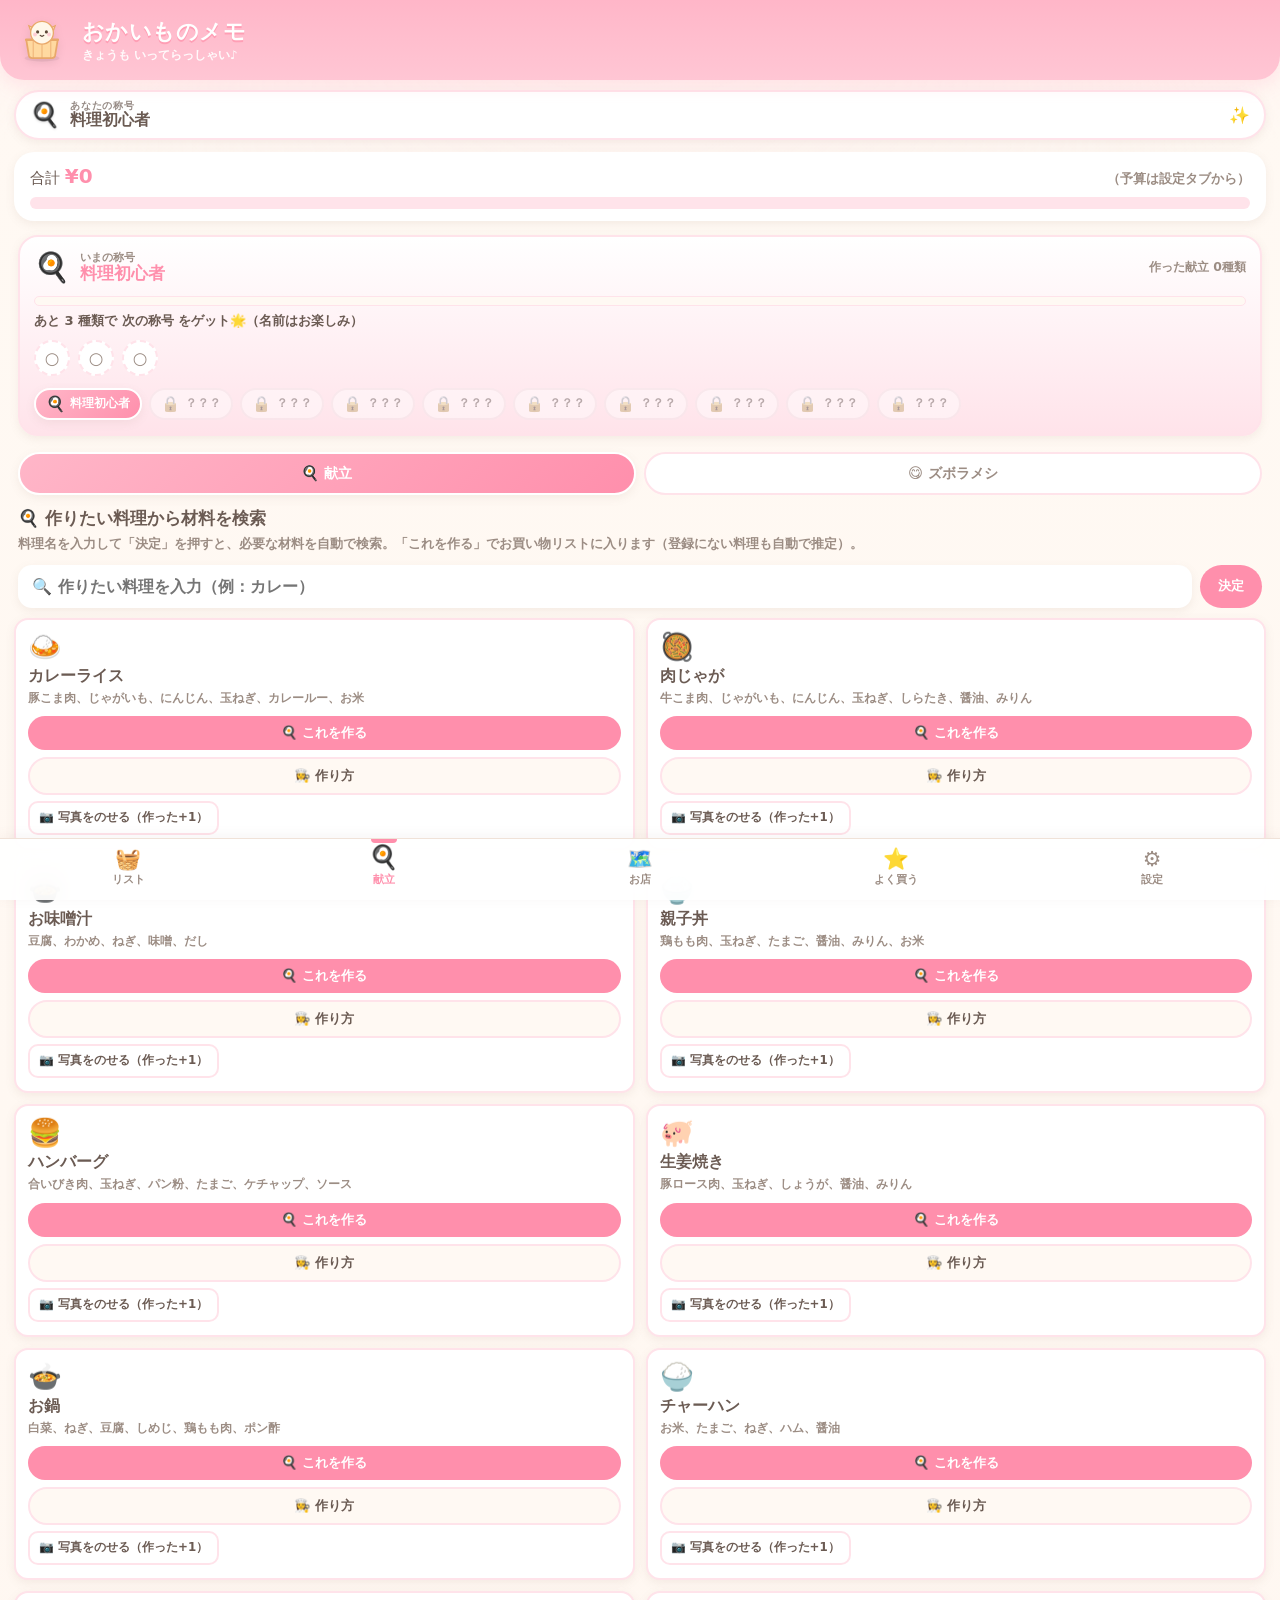
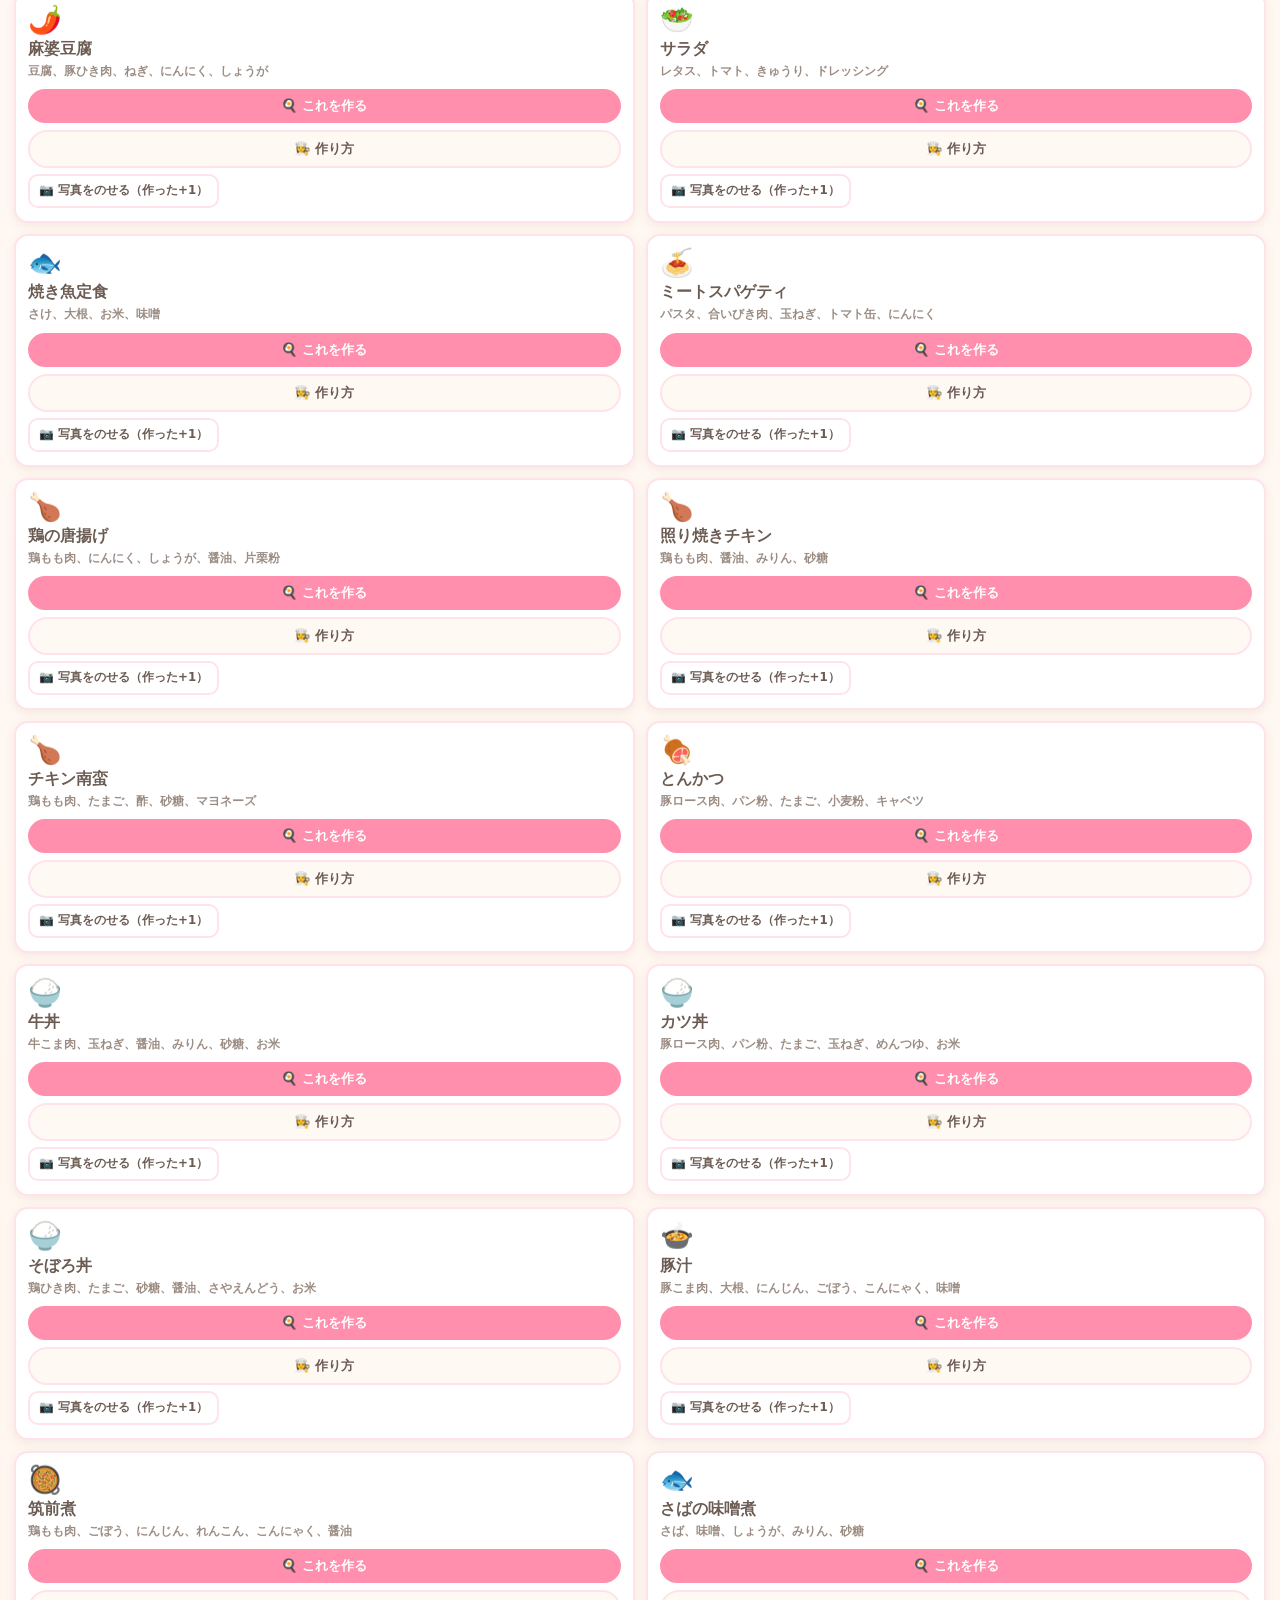
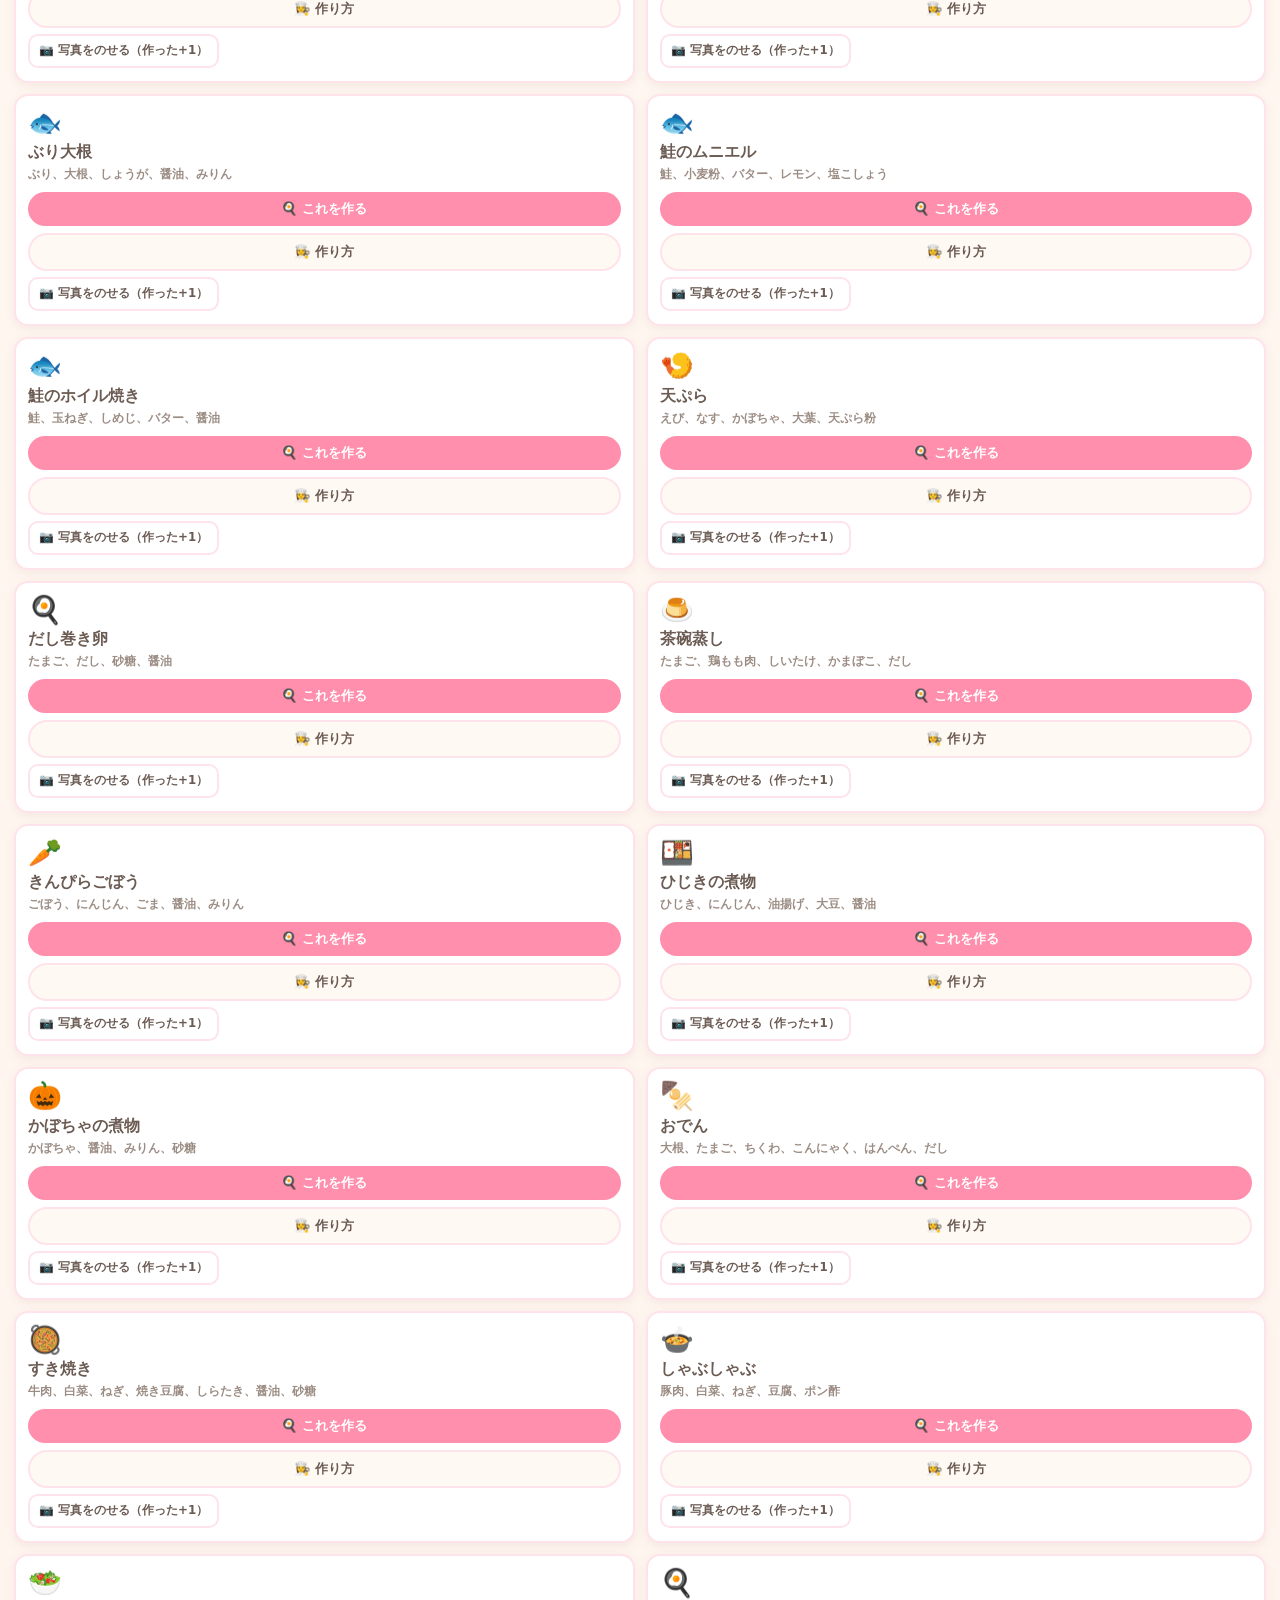
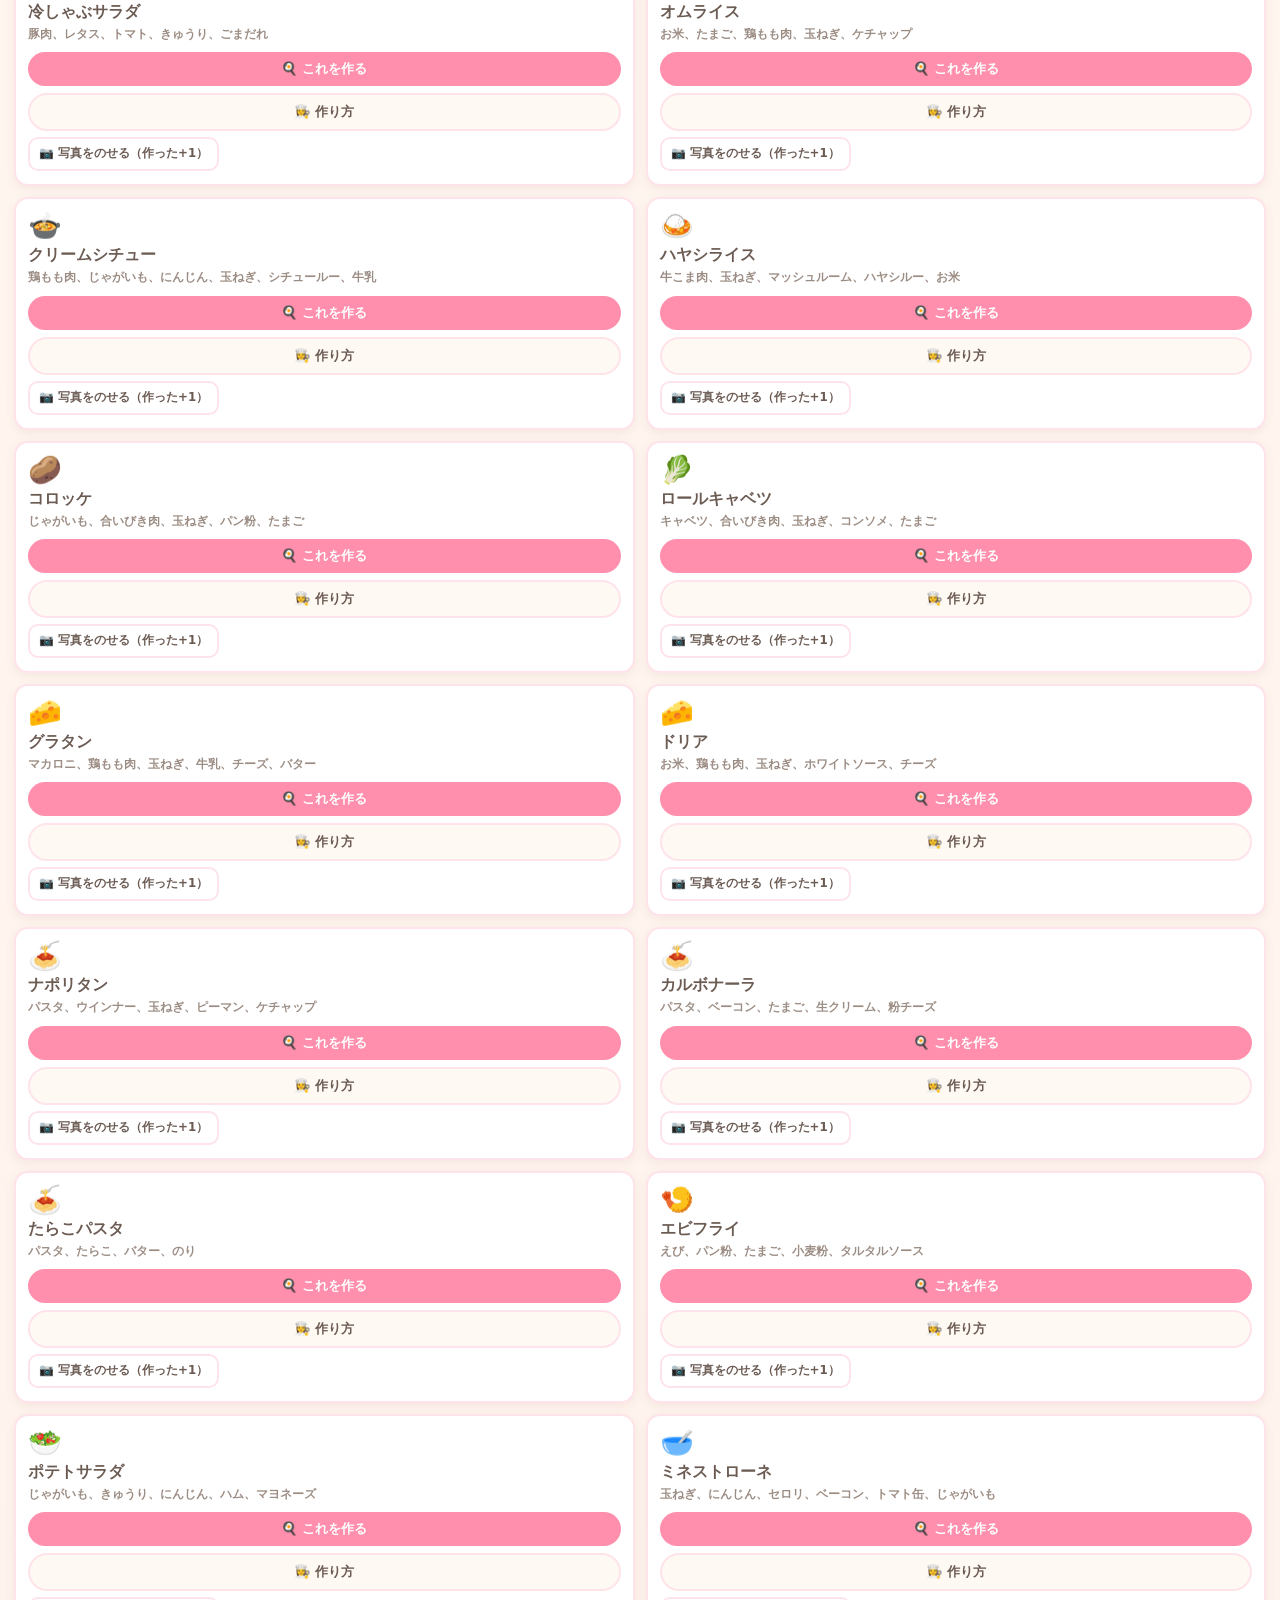
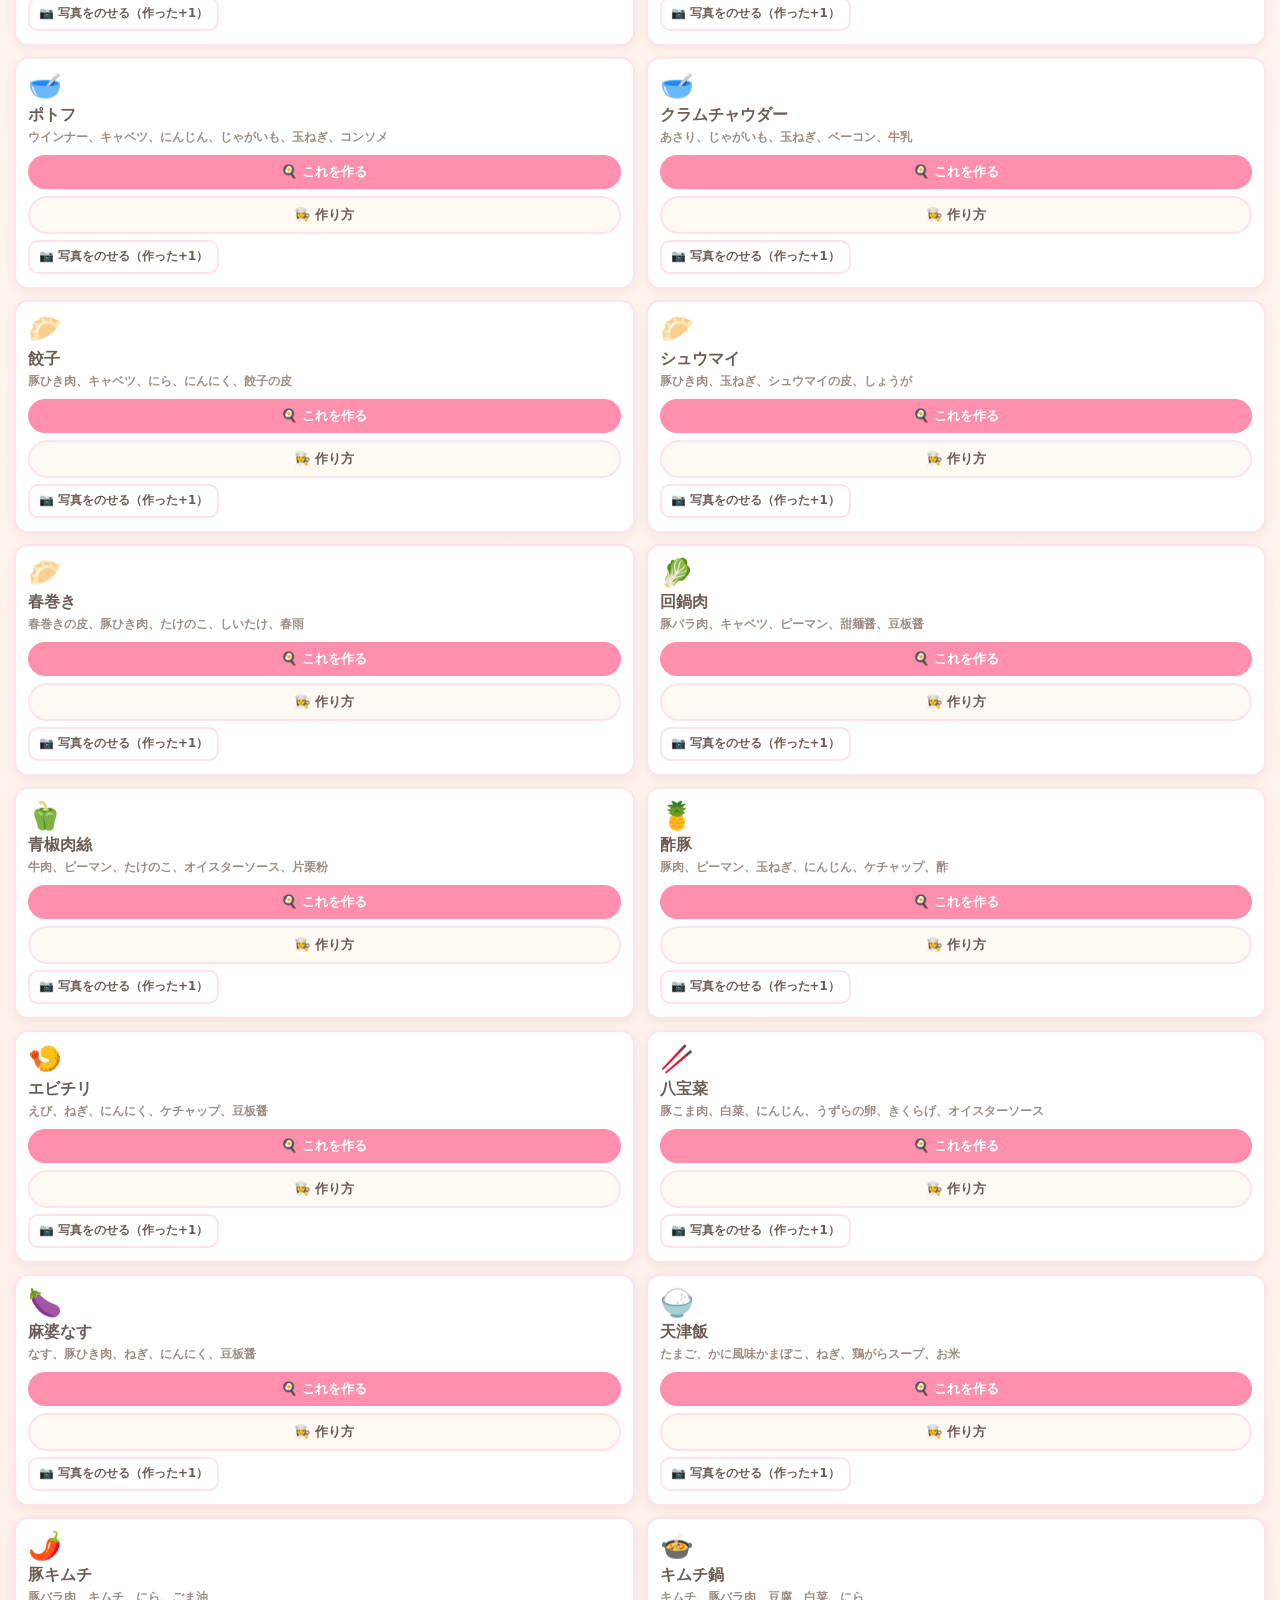
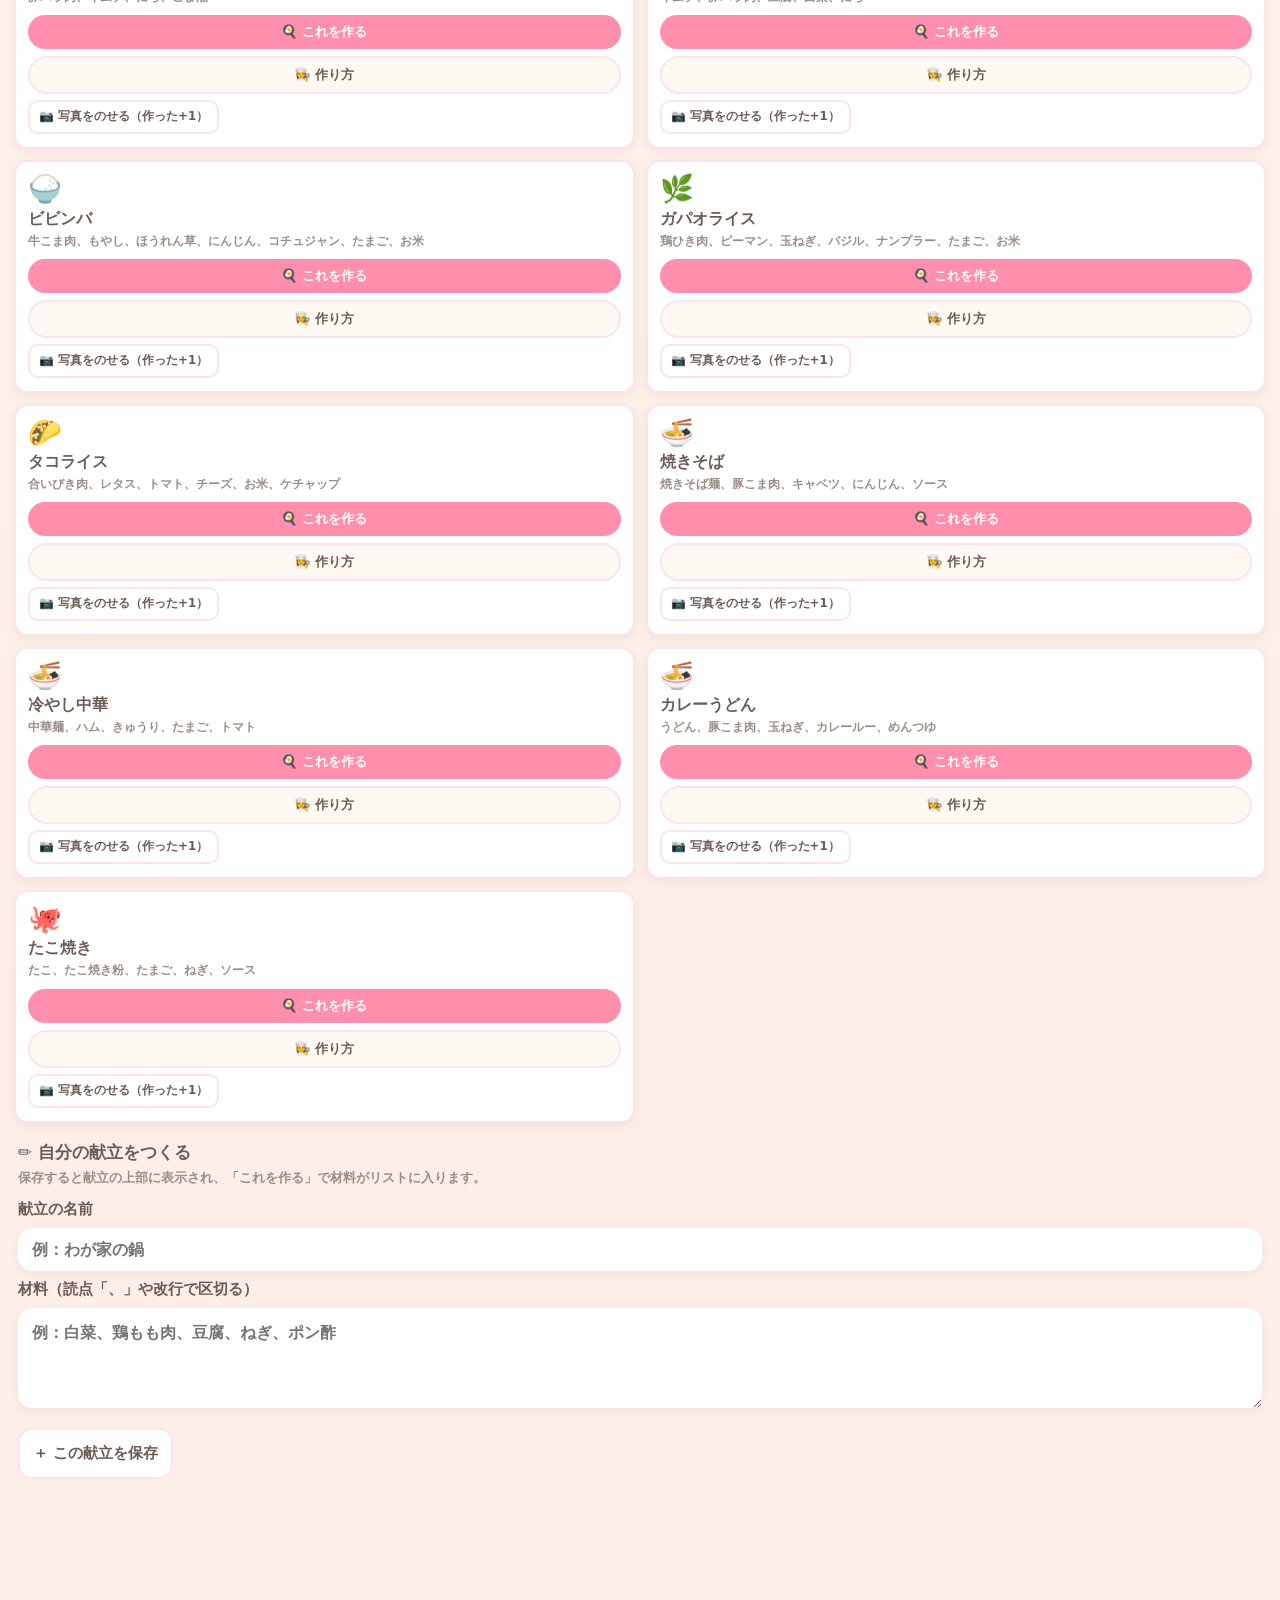
<file: shopping/index.html>
<!DOCTYPE html>
<html lang="ja">
<head>
  <meta charset="UTF-8" />

  <!-- ====== セキュリティ ====== -->
  <!-- Content Security Policy：許可した出どころ以外のスクリプト/通信を遮断し、XSS等を防ぐ。
       - script-src は自分自身と地図CDN(unpkg)のみ。インラインscript・eval は不許可。
       - 接続先は自分自身と Overpass(お店検索) のみ。画像はOSMタイル/Leaflet画像/データURIを許可。
       - object/base/form を最小化し、HTTPは自動でHTTPSへ格上げ。 -->
  <meta http-equiv="Content-Security-Policy" content="default-src 'self'; base-uri 'self'; object-src 'none'; form-action 'self'; frame-src 'none'; child-src 'self'; worker-src 'self'; manifest-src 'self'; script-src 'self' https://unpkg.com; style-src 'self' 'unsafe-inline' https://fonts.googleapis.com https://unpkg.com; font-src 'self' https://fonts.gstatic.com; img-src 'self' data: blob: https://*.tile.openstreetmap.org https://unpkg.com; connect-src 'self' https://overpass-api.de; upgrade-insecure-requests" />
  <!-- リファラは外部へ送る情報を最小化（同一オリジン以外はオリジンのみ） -->
  <meta name="referrer" content="strict-origin-when-cross-origin" />

  <!-- viewport-fit=cover で iPhone のノッチ/ホームバーまで対応。
       拡大はアクセシビリティのため敢えて禁止しない（入力欄は16pxで自動拡大を防止）。 -->
  <meta name="viewport" content="width=device-width, initial-scale=1.0, viewport-fit=cover" />
  <meta name="theme-color" content="#ffb6c8" />
  <meta name="description" content="主婦のための、かわいいお買い物リスト。よく買うものはワンタップ、売り場順で店内をスイスイ。" />
  <title>おかいものメモ 🐱🧺</title>

  <!-- スマホでホーム画面に追加すると、アプリのように全画面で起動する -->
  <meta name="mobile-web-app-capable" content="yes" />
  <meta name="apple-mobile-web-app-capable" content="yes" />
  <meta name="apple-mobile-web-app-status-bar-style" content="default" />
  <meta name="apple-mobile-web-app-title" content="おかいもの" />
  <meta name="format-detection" content="telephone=no" />

  <!-- ファビコン（お買い物バッグ）。SVG優先・PNGフォールバック -->
  <link rel="icon" href="favicon.svg?v=9" type="image/svg+xml" />
  <link rel="icon" href="favicon-32.png?v=9" sizes="32x32" type="image/png" />
  <link rel="icon" href="favicon-16.png?v=9" sizes="16x16" type="image/png" />
  <link rel="alternate icon" href="favicon-32.png?v=9" />

  <link rel="manifest" href="manifest.json" />
  <!-- iPhone のホーム画面アイコン（バッグ）。?v でキャッシュを更新 -->
  <link rel="apple-touch-icon" href="icons/apple-touch-icon.png?v=9" />
  <link rel="apple-touch-icon" sizes="180x180" href="icons/apple-touch-icon.png?v=9" />
  <link rel="apple-touch-icon" sizes="192x192" href="icons/icon-192.png?v=9" />

  <!-- 丸ゴシック（リポジトリで使用中の Zen Maru Gothic） -->
  <link rel="preconnect" href="https://fonts.googleapis.com" />
  <link rel="preconnect" href="https://fonts.gstatic.com" crossorigin />
  <link href="https://fonts.googleapis.com/css2?family=Zen+Maru+Gothic:wght@400;500;700;900&display=swap" rel="stylesheet" />

  <link rel="stylesheet" href="style.css" />
  <!-- テーマ（ライト/ダーク）を描画前に適用してチラつきを防ぐ -->
  <script src="theme.js"></script>
</head>
<body>
  <!-- ====== ローディング画面（モフモフ子ねこ） ====== -->
  <div id="loadingScreen" class="loading-screen" role="status" aria-label="読み込み中">
    <svg class="mofu-svg" viewBox="0 0 200 210" xmlns="http://www.w3.org/2000/svg" aria-hidden="true">
      <ellipse class="mofu-shadow" cx="100" cy="198" rx="46" ry="9" fill="#000" opacity="0.08"/>
      <g class="mofu">
        <!-- しっぽ -->
        <g class="mofu-tail">
          <path d="M150 132 Q181 126 182 95 Q182 75 169 69" fill="none" stroke="#f0d9bf" stroke-width="20" stroke-linecap="round"/>
          <path d="M150 132 Q181 126 182 95 Q182 75 169 69" fill="none" stroke="#fff6ec" stroke-width="14" stroke-linecap="round"/>
        </g>
        <!-- 耳 -->
        <g class="mofu-ear-l">
          <path d="M60 66 L70 30 L90 60 Z" fill="#fff6ec" stroke="#f0d9bf" stroke-width="3" stroke-linejoin="round"/>
          <path d="M69 58 L73 41 L83 56 Z" fill="#ffc2cf"/>
        </g>
        <g class="mofu-ear-r">
          <path d="M140 66 L130 30 L110 60 Z" fill="#fff6ec" stroke="#f0d9bf" stroke-width="3" stroke-linejoin="round"/>
          <path d="M131 58 L127 41 L117 56 Z" fill="#ffc2cf"/>
        </g>
        <!-- もふもふボディ（外周のふわふわ＋本体） -->
        <g class="mofu-fur">
          <circle cx="100.0" cy="48.0" r="13.5" fill="#f0d9bf"/><circle cx="119.1" cy="51.8" r="13.5" fill="#f0d9bf"/><circle cx="135.4" cy="62.6" r="13.5" fill="#f0d9bf"/><circle cx="146.2" cy="78.9" r="13.5" fill="#f0d9bf"/><circle cx="150.0" cy="98.0" r="13.5" fill="#f0d9bf"/><circle cx="146.2" cy="117.1" r="13.5" fill="#f0d9bf"/><circle cx="135.4" cy="133.4" r="13.5" fill="#f0d9bf"/><circle cx="119.1" cy="144.2" r="13.5" fill="#f0d9bf"/><circle cx="100.0" cy="148.0" r="13.5" fill="#f0d9bf"/><circle cx="80.9" cy="144.2" r="13.5" fill="#f0d9bf"/><circle cx="64.6" cy="133.4" r="13.5" fill="#f0d9bf"/><circle cx="53.8" cy="117.1" r="13.5" fill="#f0d9bf"/><circle cx="50.0" cy="98.0" r="13.5" fill="#f0d9bf"/><circle cx="53.8" cy="78.9" r="13.5" fill="#f0d9bf"/><circle cx="64.6" cy="62.6" r="13.5" fill="#f0d9bf"/><circle cx="80.9" cy="51.8" r="13.5" fill="#f0d9bf"/>
          <circle cx="100.0" cy="48.0" r="12" fill="#fff6ec"/><circle cx="119.1" cy="51.8" r="12" fill="#fff6ec"/><circle cx="135.4" cy="62.6" r="12" fill="#fff6ec"/><circle cx="146.2" cy="78.9" r="12" fill="#fff6ec"/><circle cx="150.0" cy="98.0" r="12" fill="#fff6ec"/><circle cx="146.2" cy="117.1" r="12" fill="#fff6ec"/><circle cx="135.4" cy="133.4" r="12" fill="#fff6ec"/><circle cx="119.1" cy="144.2" r="12" fill="#fff6ec"/><circle cx="100.0" cy="148.0" r="12" fill="#fff6ec"/><circle cx="80.9" cy="144.2" r="12" fill="#fff6ec"/><circle cx="64.6" cy="133.4" r="12" fill="#fff6ec"/><circle cx="53.8" cy="117.1" r="12" fill="#fff6ec"/><circle cx="50.0" cy="98.0" r="12" fill="#fff6ec"/><circle cx="53.8" cy="78.9" r="12" fill="#fff6ec"/><circle cx="64.6" cy="62.6" r="12" fill="#fff6ec"/><circle cx="80.9" cy="51.8" r="12" fill="#fff6ec"/>
          <circle cx="100" cy="98" r="44" fill="#fff6ec"/>
        </g>
        <!-- 顔 -->
        <ellipse class="mofu-cheek" cx="74" cy="110" rx="8" ry="5" fill="#ffb6c8" opacity="0.6"/>
        <ellipse class="mofu-cheek" cx="126" cy="110" rx="8" ry="5" fill="#ffb6c8" opacity="0.6"/>
        <g class="mofu-eyes">
          <ellipse cx="83" cy="97" rx="7" ry="9.5" fill="#5b4636"/>
          <ellipse cx="117" cy="97" rx="7" ry="9.5" fill="#5b4636"/>
          <circle cx="85.5" cy="93.5" r="2.6" fill="#fff"/>
          <circle cx="119.5" cy="93.5" r="2.6" fill="#fff"/>
          <circle cx="81" cy="100.5" r="1.4" fill="#fff" opacity="0.85"/>
          <circle cx="115" cy="100.5" r="1.4" fill="#fff" opacity="0.85"/>
        </g>
        <path d="M96 104 L104 104 L100 109 Z" fill="#ff9fb0"/>
        <path d="M100 108 Q95 114 89 110 M100 108 Q105 114 111 110" fill="none" stroke="#c9967a" stroke-width="2" stroke-linecap="round"/>
        <!-- ひげ -->
        <path d="M52 95 L70 98 M52 103 L70 105 M148 95 L130 98 M148 103 L130 105" stroke="#ecd2b4" stroke-width="2" stroke-linecap="round"/>
        <!-- おてて -->
        <g class="mofu-paw-l">
          <ellipse cx="78" cy="151" rx="13" ry="11" fill="#fff6ec" stroke="#f0d9bf" stroke-width="3"/>
          <ellipse cx="78" cy="153" rx="4.5" ry="3.2" fill="#ffc2cf" opacity="0.85"/>
        </g>
        <g class="mofu-paw-r">
          <ellipse cx="122" cy="151" rx="13" ry="11" fill="#fff6ec" stroke="#f0d9bf" stroke-width="3"/>
          <ellipse cx="122" cy="153" rx="4.5" ry="3.2" fill="#ffc2cf" opacity="0.85"/>
        </g>
      </g>
      <!-- きらきら -->
      <path class="mofu-spark sp1" d="M40,53 C41.0,58.0 42.0,59.0 47,60 C42.0,61.0 41.0,62.0 40,67 C39.0,62.0 38.0,61.0 33,60 C38.0,59.0 39.0,58.0 40,53 Z" fill="#ffd9a0"/>
      <path class="mofu-spark sp2" d="M163,43.5 C164.2,49.6 165.4,50.8 171.5,52 C165.4,53.2 164.2,54.4 163,60.5 C161.8,54.4 160.6,53.2 154.5,52 C160.6,50.8 161.8,49.6 163,43.5 Z" fill="#ffb6c8"/>
      <path class="mofu-spark sp3" d="M158,143.5 C158.9,148.2 159.8,149.1 164.5,150 C159.8,150.9 158.9,151.8 158,156.5 C157.1,151.8 156.2,150.9 151.5,150 C156.2,149.1 157.1,148.2 158,143.5 Z" fill="#b9e7d4"/>
      <path class="mofu-spark sp4" d="M42,143 C43.0,148.0 44.0,149.0 49,150 C44.0,151.0 43.0,152.0 42,157 C41.0,152.0 40.0,151.0 35,150 C40.0,149.0 41.0,148.0 42,143 Z" fill="#ffd9a0"/>
      <path class="mofu-spark sp5" d="M150,23 C150.7,26.6 151.4,27.3 155,28 C151.4,28.7 150.7,29.4 150,33 C149.3,29.4 148.6,28.7 145,28 C148.6,27.3 149.3,26.6 150,23 Z" fill="#ffb6c8"/>
    </svg>
    <p class="loading-text">よみこみ中<span class="loading-dots"><span>.</span><span>.</span><span>.</span></span></p>
    <p class="loading-sub">🧺 おかいものメモ</p>
  </div>

  <!-- ====== ヘッダー ====== -->
  <header class="app-header">
    <div class="mascot" aria-hidden="true">
      <!-- 買い物かごの子ねこマスコット -->
      <svg viewBox="0 0 64 64" width="56" height="56" role="img">
        <ellipse cx="32" cy="55" rx="20" ry="4" fill="#000" opacity="0.06"/>
        <!-- かご -->
        <path d="M14 34 h36 l-3 18 a4 4 0 0 1 -4 3 H21 a4 4 0 0 1 -4 -3 Z" fill="#ffd9a0" stroke="#e9a86a" stroke-width="2"/>
        <path d="M14 34 h36" stroke="#e9a86a" stroke-width="3" stroke-linecap="round"/>
        <path d="M22 34 v22 M32 34 v22 M42 34 v22" stroke="#e9a86a" stroke-width="1.5" opacity="0.6"/>
        <!-- ねこ -->
        <g>
          <path d="M20 26 l-3 -8 l8 4 Z" fill="#fff1d6" stroke="#e9a86a" stroke-width="1.5"/>
          <path d="M44 26 l3 -8 l-8 4 Z" fill="#fff1d6" stroke="#e9a86a" stroke-width="1.5"/>
          <circle cx="32" cy="26" r="13" fill="#fff7e9" stroke="#e9a86a" stroke-width="1.5"/>
          <circle cx="27" cy="25" r="1.8" fill="#5b4636"/>
          <circle cx="37" cy="25" r="1.8" fill="#5b4636"/>
          <path d="M30 29 q2 2 4 0" fill="none" stroke="#5b4636" stroke-width="1.5" stroke-linecap="round"/>
          <circle cx="24" cy="28" r="2.2" fill="#ffc2cf" opacity="0.8"/>
          <circle cx="40" cy="28" r="2.2" fill="#ffc2cf" opacity="0.8"/>
        </g>
      </svg>
    </div>
    <div class="app-title">
      <h1>おかいものメモ</h1>
      <p class="tagline">きょうも いってらっしゃい♪</p>
    </div>
  </header>

  <!-- ====== 称号バッジ（料理を作るほど豪華に） ====== -->
  <div id="titleBadge" class="title-badge" hidden>
    <span class="tb-icon" id="tbIcon" aria-hidden="true">🍳</span>
    <span class="tb-text">
      <span class="tb-label">あなたの称号</span>
      <span class="tb-name" id="tbName">料理初心者</span>
    </span>
    <span class="tb-spark" aria-hidden="true">✨</span>
  </div>

  <!-- ====== ホーム画面に追加バナー（スマホ用） ====== -->
  <div id="installBanner" class="install-banner" hidden>
    <span class="ib-emoji" aria-hidden="true">📲</span>
    <span id="installText" class="ib-text"></span>
    <button id="installBtn" class="ib-btn" type="button" hidden>追加</button>
    <button id="installClose" class="ib-close" type="button" aria-label="閉じる">✕</button>
  </div>

  <!-- ====== 予算サマリー ====== -->
  <section id="budgetBar" class="budget-bar" aria-live="polite">
    <div class="budget-line">
      <span class="budget-total">合計 <strong id="totalText">¥0</strong></span>
      <span class="budget-of" id="budgetOfText"></span>
    </div>
    <div class="budget-meter" role="progressbar" aria-label="予算の使用率">
      <div class="budget-meter-fill" id="budgetFill"></div>
    </div>
    <p class="budget-warn" id="budgetWarn" hidden>🐱 予算をちょっとオーバーしてるよ〜</p>
  </section>

  <!-- ====== メイン（タブ切替） ====== -->
  <main class="app-main">
    <!-- リストタブ -->
    <section id="tab-list" class="tab-panel" data-tab="list" hidden>
      <!-- 作る献立（上部に表示・人数で量を調整・材料は下にまとめる） -->
      <div id="planArea" class="plan-area" hidden></div>
      <!-- 買い忘れ提案（購入周期から「そろそろ？」） -->
      <div id="dueArea" class="due-area" hidden>
        <div class="due-head">
          <span>🔔 そろそろ買い忘れ？</span>
          <button id="dueClose" class="due-close" type="button" aria-label="閉じる">✕</button>
        </div>
        <div id="dueChips" class="chip-wrap"></div>
      </div>
      <div id="completeBanner" class="complete-banner" hidden>
        <div class="complete-emoji">🎉</div>
        <p class="complete-title">コンプリート！</p>
        <p class="complete-sub">今日のお買い物、おつかれさま♪</p>
        <button id="nextTripBtn" class="big-btn" type="button">🛍️ 次のお買い物に行く？</button>
      </div>
      <div id="listArea"></div>
      <div id="emptyState" class="empty-state" hidden>
        <div class="empty-emoji">🧺</div>
        <p class="empty-title">リストはまだ空っぽ</p>
        <p class="empty-sub">下の「＋」から、買うものを追加してね</p>
      </div>
    </section>

    <!-- よく買うものタブ -->
    <section id="tab-staples" class="tab-panel" data-tab="staples" hidden>
      <h2 class="section-title">⭐ いつもの・よく買うもの</h2>
      <p class="section-note">タップでリストに追加できます。長く使うほど、よく買うものが上に出てきます。</p>
      <div id="staplesArea" class="chip-wrap"></div>
      <div class="add-staple">
        <input id="newStapleInput" class="text-input" type="text" inputmode="text"
               placeholder="「いつもの」に登録（例：牛乳）" maxlength="30" />
        <button id="addStapleBtn" class="pill-btn" type="button">登録</button>
      </div>
    </section>

    <!-- 献立タブ（ホーム） -->
    <section id="tab-menu" class="tab-panel is-active" data-tab="menu">
      <!-- 称号・スタンプの進捗 -->
      <div id="cookProgress" class="cook-progress">
        <div class="cp-top">
          <span class="cp-title-icon" id="cpIcon" aria-hidden="true">🍳</span>
          <span class="cp-title-wrap">
            <span class="cp-title-label">いまの称号</span>
            <span class="cp-title-name" id="cpName">料理初心者</span>
          </span>
          <span class="cp-count" id="cpCount">作った献立 0種類</span>
        </div>
        <div class="cp-bar"><div class="cp-bar-fill" id="cpBarFill"></div></div>
        <p class="cp-next" id="cpNext"></p>
        <div id="stampCard" class="stamp-card"></div>
      </div>

      <!-- 献立／ズボラメシ の切り替え -->
      <div class="menu-seg">
        <button id="segRecipes" class="seg-btn is-active" type="button">🍳 献立</button>
        <button id="segZubora" class="seg-btn" type="button">😋 ズボラメシ</button>
      </div>

      <!-- 献立ペイン -->
      <div id="recipesPane">
        <h2 class="section-title">🍳 作りたい料理から材料を検索</h2>
        <p class="section-note">料理名を入力して「決定」を押すと、必要な材料を自動で検索。「これを作る」でお買い物リストに入ります（登録にない料理も自動で推定）。</p>

        <div class="recipe-search-wrap">
          <div class="recipe-search">
            <input id="recipeSearch" class="text-input" type="text" inputmode="text" autocomplete="off"
                   placeholder="🔍 作りたい料理を入力（例：カレー）" maxlength="24" />
            <button id="recipeDecideBtn" class="pill-btn" type="button">決定</button>
          </div>
          <div id="recipeSuggest" class="recipe-suggest" hidden></div>
        </div>

        <div id="recipeResult" class="recipe-result" hidden></div>

        <div id="recipeArea" class="recipe-grid"></div>

        <div id="recipeNoMatch" class="recipe-nomatch" hidden></div>

        <h2 class="section-title" style="margin-top:18px;">✏️ 自分の献立をつくる</h2>
        <p class="section-note">保存すると献立の上部に表示され、「これを作る」で材料がリストに入ります。</p>
        <label class="field" style="margin-bottom:8px;">
          <span class="field-label">献立の名前</span>
          <input id="recipeName" class="text-input" type="text" maxlength="20"
                 placeholder="例：わが家の鍋" style="margin-top:8px;" />
        </label>
        <label class="field">
          <span class="field-label">材料（読点「、」や改行で区切る）</span>
          <textarea id="recipeItems" class="text-input" rows="3"
                    placeholder="例：白菜、鶏もも肉、豆腐、ねぎ、ポン酢"
                    style="margin-top:8px; resize:vertical; line-height:1.6;"></textarea>
        </label>
        <button id="saveRecipeBtn" class="ghost-btn" type="button" style="margin:0 4px;">＋ この献立を保存</button>
      </div>

      <!-- ズボラメシペイン -->
      <div id="zuboraPane" hidden>
        <h2 class="section-title">😋 ズボラメシ（時短・節約）</h2>
        <p class="section-note">20代ひとり暮らし向けのヘルシー節約めし・米類・麺類などから、かんたんメニューを「これを作る」でリストに追加できます。</p>
        <div id="zuboraCats" class="chip-wrap"></div>
        <div id="zuboraArea" class="recipe-grid"></div>
      </div>
    </section>

    <!-- お店タブ（Phase 3：位置情報・オンライン時のみ） -->
    <section id="tab-stores" class="tab-panel" data-tab="stores" hidden>
      <h2 class="section-title">🗺️ 近くのお店</h2>
      <p class="section-note">現在地から近いスーパー・ドラッグストア等を探します。オンライン時のみ・位置情報の許可が必要です（地図データ © OpenStreetMap）。</p>

      <div class="store-actions">
        <button id="findStoresBtn" class="big-btn" type="button">📍 近くのお店を探す</button>
      </div>
      <div id="storeStatus" class="store-status" hidden></div>

      <div id="mapWrap" class="map-wrap" hidden>
        <div id="map"></div>
      </div>

      <div id="storeResults" class="store-results"></div>

      <div id="savedWrap" hidden>
        <h2 class="section-title" style="margin-top:18px;">⭐ 保存したお店</h2>
        <p class="section-note">回りたいお店にチェック → 「効率ルートを計算」で、現在地から近い順の回り方を提案します。</p>
        <div id="savedStores" class="store-results"></div>
        <div class="store-actions">
          <button id="routeBtn" class="big-btn ghost" type="button">🧭 効率ルートを計算</button>
        </div>
        <div id="routeArea" class="route-area" hidden>
          <div class="route-head">🧭 お店をまわる順番</div>
          <div id="routeList"></div>
          <div id="inStoreRoute" class="instore-route"></div>
        </div>
      </div>
    </section>

    <!-- 設定タブ -->
    <section id="tab-settings" class="tab-panel" data-tab="settings" hidden>
      <h2 class="section-title">⚙️ 設定</h2>

      <div class="field" style="margin-bottom:8px;">
        <span class="field-label">🎨 テーマ</span>
        <span class="field-sub">「おまかせ」は端末の設定に合わせて自動でライト/ダークに</span>
      </div>
      <div class="theme-seg" role="group" aria-label="テーマの切り替え">
        <button class="seg-btn theme-btn" type="button" data-theme-val="auto">🌗 おまかせ</button>
        <button class="seg-btn theme-btn" type="button" data-theme-val="light">☀️ ライト</button>
        <button class="seg-btn theme-btn" type="button" data-theme-val="dark">🌙 ダーク</button>
      </div>

      <label class="field">
        <span class="field-label">今回の予算</span>
        <span class="field-input-yen">
          <span>¥</span>
          <input id="budgetInput" class="text-input" type="number" inputmode="numeric"
                 min="0" step="100" placeholder="例：5000" />
        </span>
      </label>

      <label class="toggle-field">
        <span>
          <span class="field-label">売り場順にならべる</span>
          <span class="field-sub">野菜→お肉→…の順でカード表示</span>
        </span>
        <input id="sortToggle" type="checkbox" class="switch" checked />
      </label>

      <label class="toggle-field">
        <span>
          <span class="field-label">合計金額を表示</span>
          <span class="field-sub">単価から自動でカゴ合計を計算</span>
        </span>
        <input id="budgetToggle" type="checkbox" class="switch" checked />
      </label>

      <label class="toggle-field">
        <span>
          <span class="field-label">買い忘れ提案</span>
          <span class="field-sub">買った周期から「そろそろ？」をお知らせ</span>
        </span>
        <input id="reminderToggle" type="checkbox" class="switch" checked />
      </label>

      <h2 class="section-title" style="margin-top:18px;">🧺 買い忘れ・在庫</h2>
      <p class="section-note">カゴに入れた品は自動で記録され、買う周期を学習します。周期は調整できます。</p>
      <div id="inventoryArea" class="inventory-area"></div>

      <div class="settings-actions">
        <button id="clearCheckedBtn" class="ghost-btn" type="button">✅ 完了したものを消す</button>
        <button id="clearAllBtn" class="ghost-btn danger" type="button">🗑 リストを全部消す</button>
      </div>

      <h2 class="section-title" style="margin-top:18px;">💾 バックアップ・お引っこし</h2>
      <p class="section-note">リスト・献立・写真・称号をファイルに保存できます。機種変更のときは、新しいスマホでこのアプリを開いて「復元」してね。</p>
      <div class="settings-actions" style="margin-top:8px;">
        <button id="exportBtn" class="ghost-btn" type="button">💾 データをファイルに保存</button>
        <button id="importBtn" class="ghost-btn" type="button">📂 ファイルから復元する</button>
      </div>
      <input id="importFile" type="file" accept=".json,application/json" hidden />

      <p class="settings-note">
        データはこの端末の中だけに保存されます（ログイン不要・無料・オフラインOK）。<br />
        ブラウザのデータを消すと、リストも消えるのでご注意ください。
      </p>
      <p class="settings-ver">おかいものメモ Phase 3 · v2.2.1</p>
    </section>
  </main>

  <!-- ====== 下部：追加バー（リストタブのみ表示） ====== -->
  <div id="addBar" class="add-bar" style="display:none;">
    <div id="suggestBox" class="suggest-box" hidden></div>
    <form id="addForm" class="add-form" autocomplete="off">
      <input id="nameInput" class="add-name" type="text" inputmode="text"
             placeholder="買うものを入力…" maxlength="40" aria-label="買うものの名前" />
      <input id="qtyInput" class="add-qty" type="number" inputmode="numeric"
             min="1" step="1" value="1" aria-label="数量" />
      <button id="addBtn" class="add-submit" type="submit" aria-label="リストに追加">＋</button>
    </form>
  </div>

  <!-- ====== タブバー ====== -->
  <nav class="tab-bar" role="tablist">
    <button class="tab-btn" data-target="list" role="tab" aria-selected="false">
      <span class="tab-ico">🧺</span><span class="tab-lbl">リスト</span>
    </button>
    <button class="tab-btn is-active" data-target="menu" role="tab" aria-selected="true">
      <span class="tab-ico">🍳</span><span class="tab-lbl">献立</span>
    </button>
    <button class="tab-btn" data-target="stores" role="tab" aria-selected="false">
      <span class="tab-ico">🗺️</span><span class="tab-lbl">お店</span>
    </button>
    <button class="tab-btn" data-target="staples" role="tab" aria-selected="false">
      <span class="tab-ico">⭐</span><span class="tab-lbl">よく買う</span>
    </button>
    <button class="tab-btn" data-target="settings" role="tab" aria-selected="false">
      <span class="tab-ico">⚙️</span><span class="tab-lbl">設定</span>
    </button>
  </nav>

  <!-- ご褒美演出のレイヤー -->
  <div id="rewardLayer" class="reward-layer" aria-hidden="true"></div>

  <script src="categories.js"></script>
  <script src="recipes.js"></script>
  <script src="app.js"></script>
  <script src="stores.js"></script>
</body>
</html>
</file>
<file: shopping/style.css>
/* =========================================================================
 * style.css — おかいものメモ かわいいパステルテーマ
 * CSS変数で配色を一元管理。丸ゴシック(Zen Maru Gothic)＋角丸カード。
 * ========================================================================= */

:root {
  color-scheme: light;

  /* パステル配色 */
  --pink:        #ffb6c8;
  --pink-soft:   #ffe3ea;
  --pink-deep:   #ff8fac;
  --cream:       #fff9f3;
  --peach:       #ffd9a0;
  --mint:        #b9e7d4;
  --mint-deep:   #6fcfae;
  --lav:         #d8c7f0;
  --sky:         #bfe0ff;
  --ink:         #6b5b53;     /* やさしい茶系の文字色 */
  --ink-soft:    #9c8d84;
  --line:        #f0e2d8;
  --white:       #ffffff;     /* カード等の面（ダークでは暗い面に切り替わる） */
  --warn:        #ff8aa0;

  /* テーマで切り替わるセマンティックカラー */
  --bg-mid:      #fff4ee;                       /* 背景グラデの中間色 */
  --bg-end:      #fdeee7;                       /* 背景グラデの終端色 */
  --header-1:    #ffb6c8;                       /* ヘッダーのグラデ */
  --header-2:    #ffc6d4;
  --addbar-bg:   rgba(255, 249, 243, 0.94);     /* 追加バー（すりガラス） */
  --tabbar-bg:   rgba(255, 255, 255, 0.92);     /* タブバー（すりガラス） */
  --toast-bg:    #6b5b53;                       /* トースト */
  --toast-text:  #ffffff;
  --toast-undo:  #ffd9a0;                       /* トースト内「元に戻す」 */
  --gold-bg:     #fff3d9;                       /* 買い忘れ・位置情報ガイド */
  --gold-line:   #ffe6ad;
  --mintbg:      #eafaf3;                       /* ルート・tl-1バッジ */
  --mint-line:   #c8efde;
  --cook-bg:     #fff3ea;                       /* クックパッド導線 */
  --cook-line:   #ffd9bf;
  --cook-ink:    #ff7a2f;
  --share-ink:   #1f7d63;                       /* シェアボタン文字 */
  --sky-soft:    #e9f3ff;                       /* tl-2バッジ */
  --lav-soft:    #f1eafc;                       /* tl-3バッジ */
  --tl4-1:       #fff7ea;                       /* tl-4バッジ */
  --tl4-2:       #ffe6c2;
  --tl4-ink:     #8a5a1e;
  --focus-ring:  rgba(255, 143, 172, 0.5);      /* キーボード操作のフォーカス輪 */

  --radius:      20px;
  --radius-sm:   14px;
  --shadow:      0 6px 18px rgba(255, 150, 175, 0.18);
  --shadow-soft: 0 3px 10px rgba(150, 120, 110, 0.10);

  --header-h:    72px;
  --addbar-h:    66px;
  --tabbar-h:    62px;

  --font: 'Zen Maru Gothic', system-ui, -apple-system, 'Hiragino Maru Gothic ProN',
          'Yu Gothic', sans-serif;
}

* { box-sizing: border-box; -webkit-tap-highlight-color: transparent; }

/* スマホでの操作感：ボタン等は長押し選択/コールアウトを無効化（入力欄は選択OK） */
button, .chip, .tab-btn, .aisle-head, .item-name, .mascot, .app-title,
.budget-bar, .section-title, .empty-state {
  -webkit-user-select: none;
  user-select: none;
  -webkit-touch-callout: none;
}

html {
  /* Androidのプル更新やバウンスでアプリ感が崩れないように */
  overscroll-behavior-y: none;
  height: 100%;
  background: var(--cream);   /* バウンス時にテーマ色が見えるように */
}

html, body {
  margin: 0;
  padding: 0;
  font-family: var(--font);
  color: var(--ink);
  background:
    radial-gradient(1200px 400px at 50% -200px, var(--pink-soft), transparent),
    linear-gradient(180deg, var(--cream), var(--bg-mid) 60%, var(--bg-end));
  min-height: 100vh;
  font-weight: 500;
  -webkit-font-smoothing: antialiased;
  overscroll-behavior-y: contain;
}

body {
  padding-bottom: calc(var(--addbar-h) + var(--tabbar-h) + env(safe-area-inset-bottom));
}

/* ====== ヘッダー ====== */
.app-header {
  position: sticky;
  top: 0;
  z-index: 30;
  display: flex;
  align-items: center;
  gap: 12px;
  padding: 10px 16px calc(10px) 14px;
  padding-top: calc(10px + env(safe-area-inset-top));
  background: linear-gradient(180deg, var(--header-1), var(--header-2));
  border-bottom-left-radius: 24px;
  border-bottom-right-radius: 24px;
  box-shadow: var(--shadow);
}
.mascot { flex: 0 0 auto; filter: drop-shadow(0 3px 4px rgba(0,0,0,0.08)); animation: bob 4s ease-in-out infinite; }
@keyframes bob { 0%,100% { transform: translateY(0); } 50% { transform: translateY(-3px); } }
.app-title h1 {
  margin: 0;
  font-size: 1.35rem;
  font-weight: 900;
  color: #fff;
  text-shadow: 0 2px 0 rgba(255, 120, 150, 0.45);
  letter-spacing: 0.02em;
}
.tagline { margin: 2px 0 0; font-size: 0.74rem; color: #fff; opacity: 0.92; font-weight: 700; }

/* ====== 予算サマリー ====== */
.budget-bar {
  margin: 12px 14px 4px;
  padding: 12px 16px;
  background: var(--white);
  border-radius: var(--radius);
  box-shadow: var(--shadow-soft);
}
.budget-line { display: flex; align-items: baseline; justify-content: space-between; gap: 8px; }
.budget-total { font-size: 0.95rem; }
.budget-total strong { font-size: 1.25rem; font-weight: 900; color: var(--pink-deep); }
.budget-of { font-size: 0.8rem; color: var(--ink-soft); font-weight: 700; }
.budget-meter {
  margin-top: 8px;
  height: 12px;
  border-radius: 999px;
  background: var(--pink-soft);
  overflow: hidden;
}
.budget-meter-fill {
  height: 100%;
  width: 0%;
  border-radius: 999px;
  background: linear-gradient(90deg, var(--mint-deep), var(--mint));
  transition: width 0.4s cubic-bezier(.2,.9,.3,1.2), background 0.3s;
}
.budget-meter-fill.is-over { background: linear-gradient(90deg, var(--warn), var(--pink-deep)); }
.budget-warn { margin: 8px 0 0; font-size: 0.82rem; font-weight: 700; color: var(--pink-deep); }

/* ====== ホーム画面に追加バナー ====== */
.install-banner {
  display: flex;
  align-items: center;
  gap: 10px;
  margin: 12px 14px 0;
  padding: 11px 12px 11px 14px;
  background: linear-gradient(180deg, var(--white), var(--pink-soft));
  border: 2px solid var(--pink-soft);
  border-radius: var(--radius);
  box-shadow: var(--shadow-soft);
  animation: fadeIn 0.3s ease;
}
.install-banner[hidden] { display: none; }
.ib-emoji { font-size: 1.3rem; flex: 0 0 auto; }
.ib-text { flex: 1 1 auto; font-size: 0.82rem; font-weight: 700; line-height: 1.4; color: var(--ink); }
.ib-btn {
  flex: 0 0 auto;
  font-family: var(--font);
  font-weight: 900;
  color: #fff;
  background: var(--pink-deep);
  border: none;
  border-radius: 999px;
  padding: 8px 16px;
  cursor: pointer;
}
.ib-btn:active { transform: scale(0.96); }
.ib-close {
  flex: 0 0 auto;
  width: 30px; height: 30px;
  border: none;
  background: transparent;
  color: var(--ink-soft);
  font-size: 0.9rem;
  cursor: pointer;
  border-radius: 8px;
}
.ib-close:active { background: rgba(0,0,0,0.05); }

/* ====== メイン ====== */
.app-main { padding: 6px 14px 8px; }
.tab-panel { animation: fadeIn 0.25s ease; }
.tab-panel[hidden] { display: none; }
@keyframes fadeIn { from { opacity: 0; transform: translateY(6px); } to { opacity: 1; transform: none; } }

/* ====== 売り場グループ ====== */
.aisle {
  margin: 14px 0;
}
.aisle-head {
  display: flex;
  align-items: center;
  gap: 8px;
  margin: 0 4px 8px;
  font-size: 0.9rem;
  font-weight: 900;
  color: var(--ink);
}
.aisle-head .aisle-emoji { font-size: 1.15rem; }
.aisle-head .aisle-count {
  margin-left: auto;
  font-size: 0.72rem;
  color: var(--ink-soft);
  background: var(--pink-soft);
  border-radius: 999px;
  padding: 2px 9px;
  font-weight: 700;
}

/* ====== 商品カード ====== */
.item-card {
  display: flex;
  align-items: center;
  gap: 10px;
  background: var(--white);
  border-radius: var(--radius-sm);
  padding: 12px 12px;
  margin: 8px 0;
  box-shadow: var(--shadow-soft);
  transition: transform 0.18s ease, opacity 0.3s ease, box-shadow 0.18s;
  touch-action: pan-y;
}
.item-card.is-checked { opacity: 0.5; }
.item-card.is-checked .item-name { text-decoration: line-through; color: var(--ink-soft); }
.item-card:active { transform: scale(0.99); }

.check-btn {
  flex: 0 0 auto;
  width: 34px;
  height: 34px;
  border-radius: 50%;
  border: 2.5px solid var(--pink);
  background: var(--white);
  cursor: pointer;
  display: grid;
  place-items: center;
  font-size: 1rem;
  color: transparent;
  transition: all 0.18s ease;
}
.check-btn:active { transform: scale(0.86); }
.is-checked .check-btn {
  background: linear-gradient(135deg, var(--mint-deep), var(--mint));
  border-color: var(--mint-deep);
  color: #fff;
}

.item-body { flex: 1 1 auto; min-width: 0; }
.item-name {
  font-size: 1.02rem;
  font-weight: 700;
  word-break: break-word;
  line-height: 1.3;
}
.item-meta {
  margin-top: 2px;
  font-size: 0.76rem;
  color: var(--ink-soft);
  font-weight: 700;
  display: flex;
  gap: 8px;
  flex-wrap: wrap;
}
.item-price-input {
  width: 92px;
  border: 1.5px solid var(--line);
  border-radius: 10px;
  padding: 6px 8px;
  font-family: var(--font);
  font-weight: 700;
  font-size: 16px;        /* iOS の入力フォーカス時ズームを防ぐため16px以上 */
  color: var(--ink);
  text-align: right;
  background: var(--cream);
}
.item-price-input:focus { outline: none; border-color: var(--pink); background: var(--white); }
.item-prev-price { color: var(--ink-soft); font-weight: 700; }
.item-prev-price.is-up { color: var(--warn); }
.item-prev-price.is-down { color: var(--mint-deep); }

.qty-group { display: flex; align-items: center; gap: 2px; flex: 0 0 auto; }
.qty-btn {
  width: 30px; height: 30px;
  border-radius: 8px;
  border: none;
  background: var(--pink-soft);
  color: var(--pink-deep);
  font-weight: 900;
  font-size: 1rem;
  cursor: pointer;
  line-height: 1;
}
.qty-btn:active { transform: scale(0.9); }
.qty-num { min-width: 26px; text-align: center; font-weight: 900; font-size: 0.95rem; }

.del-btn {
  flex: 0 0 auto;
  width: 36px; height: 36px;
  border: none;
  background: transparent;
  color: var(--ink-soft);
  font-size: 1.05rem;
  cursor: pointer;
  border-radius: 8px;
}
.del-btn:active { background: var(--pink-soft); }

/* ====== 空状態 ====== */
.empty-state { text-align: center; padding: 48px 20px; color: var(--ink-soft); }
.empty-emoji { font-size: 3.4rem; animation: bob 3s ease-in-out infinite; }
.empty-title { font-size: 1.05rem; font-weight: 900; color: var(--ink); margin: 12px 0 4px; }
.empty-sub { font-size: 0.85rem; margin: 0; }

/* ====== よく買うもの ====== */
.section-title { font-size: 1.05rem; font-weight: 900; margin: 8px 4px 6px; }
.section-note { font-size: 0.8rem; color: var(--ink-soft); margin: 0 4px 12px; font-weight: 700; }
.chip-wrap { display: flex; flex-wrap: wrap; gap: 9px; }
.chip {
  display: inline-flex;
  align-items: center;
  gap: 6px;
  background: var(--white);
  border: 2px solid var(--pink-soft);
  border-radius: 999px;
  padding: 9px 15px;
  font-weight: 700;
  font-size: 0.92rem;
  color: var(--ink);
  cursor: pointer;
  box-shadow: var(--shadow-soft);
  transition: transform 0.15s, border-color 0.15s, background 0.15s;
}
.chip:active { transform: scale(0.95); }
.chip.is-added { background: var(--mint); border-color: var(--mint-deep); }
.chip .chip-cat { font-size: 1rem; }
.chip .chip-x {
  margin-left: 2px;
  color: var(--ink-soft);
  font-size: 0.85rem;
  padding: 0 2px;
}
.chip-empty { color: var(--ink-soft); font-size: 0.85rem; font-weight: 700; padding: 8px 4px; }
.add-staple { display: flex; gap: 8px; margin-top: 18px; }

/* ====== 買い忘れ提案（そろそろ） ====== */
.due-area {
  margin: 12px 0 4px;
  padding: 12px 14px;
  background: linear-gradient(180deg, var(--white), var(--gold-bg));
  border: 2px solid var(--gold-line);
  border-radius: var(--radius);
  box-shadow: var(--shadow-soft);
}
.due-area[hidden] { display: none; }
.due-head {
  display: flex; align-items: center; justify-content: space-between;
  font-weight: 900; font-size: 0.92rem; margin-bottom: 10px; color: var(--ink);
}
.due-close {
  width: 28px; height: 28px; border: none; background: transparent;
  color: var(--ink-soft); font-size: 0.85rem; cursor: pointer; border-radius: 8px;
}
.due-close:active { background: rgba(0,0,0,0.05); }
.due-area .chip { border-color: var(--gold-line); }
.due-area .chip .chip-sub { font-size: 0.7rem; color: var(--ink-soft); margin-left: 2px; }

/* ====== コンプリート演出 ====== */
.complete-banner {
  margin: 12px 0 16px;
  padding: 22px 18px;
  text-align: center;
  background: linear-gradient(180deg, var(--white), var(--pink-soft));
  border: 2px solid var(--pink);
  border-radius: var(--radius);
  box-shadow: var(--shadow);
}
.complete-banner[hidden] { display: none; }
.complete-emoji { font-size: 2.6rem; animation: bob 1.6s ease-in-out infinite; }
.complete-title {
  font-size: 1.3rem; font-weight: 900; color: var(--pink-deep);
  margin: 6px 0 2px; letter-spacing: 0.02em;
}
.complete-sub { font-size: 0.85rem; color: var(--ink-soft); margin: 0 0 14px; font-weight: 700; }
.complete-banner .big-btn { width: auto; padding: 13px 26px; }

/* ====== 献立（レシピ） ====== */
.recipe-grid {
  display: grid;
  grid-template-columns: repeat(2, 1fr);
  gap: 11px;
}
.recipe-card {
  background: var(--white);
  border: 2px solid var(--pink-soft);
  border-radius: var(--radius-sm);
  padding: 13px 12px;
  cursor: pointer;
  box-shadow: var(--shadow-soft);
  transition: transform 0.15s, border-color 0.15s;
  position: relative;
}
.recipe-card:active { transform: scale(0.97); }
.recipe-card.is-custom { border-color: var(--lav); }
.recipe-emoji { font-size: 1.7rem; line-height: 1; }
.recipe-name { font-weight: 900; font-size: 0.98rem; margin: 6px 0 3px; }
.recipe-items { font-size: 0.72rem; color: var(--ink-soft); font-weight: 700; line-height: 1.4;
  display: -webkit-box; -webkit-line-clamp: 2; -webkit-box-orient: vertical; overflow: hidden; }
.recipe-add {
  margin-top: 9px;
  display: inline-block;
  font-size: 0.78rem; font-weight: 900; color: var(--pink-deep);
}
.recipe-del {
  position: absolute; top: 6px; right: 6px;
  width: 26px; height: 26px; border: none; background: transparent;
  color: var(--ink-soft); font-size: 0.8rem; cursor: pointer; border-radius: 8px;
}
.recipe-del:active { background: var(--pink-soft); }

/* 献立：検索・作り方・クックパッド */
.recipe-search-wrap { position: relative; z-index: 6; }
.recipe-search { margin: 4px 4px 10px; display: flex; gap: 8px; align-items: stretch; }
.recipe-search .text-input { flex: 1 1 auto; min-width: 0; }
.recipe-search .pill-btn { flex: 0 0 auto; padding: 0 18px; }

/* 料理名のサジェスト（文脈から予測） */
.recipe-suggest {
  position: absolute;
  left: 4px; right: 4px;
  top: calc(100% - 4px);
  background: var(--white);
  border: 2px solid var(--pink-soft);
  border-radius: var(--radius-sm);
  box-shadow: 0 10px 24px rgba(150,120,110,0.22);
  max-height: 54vh;
  overflow-y: auto;
  padding: 6px;
  z-index: 20;
}
.recipe-suggest[hidden] { display: none; }
.rs-hint { padding: 8px 12px 4px; font-size: 0.72rem; color: var(--ink-soft); font-weight: 700; }
.rs-item {
  display: flex; align-items: center; gap: 10px;
  padding: 11px 12px;
  border-radius: 12px;
  cursor: pointer;
  font-weight: 700;
}
.rs-item:active, .rs-item.is-active { background: var(--pink-soft); }
.rs-item .rs-emoji { font-size: 1.1rem; flex: 0 0 auto; }
.rs-item .rs-name { flex: 1 1 auto; min-width: 0; overflow: hidden; text-overflow: ellipsis; white-space: nowrap; }
.rs-item .rs-tag {
  margin-left: auto; flex: 0 0 auto;
  font-size: 0.68rem; font-weight: 800;
  color: var(--pink-deep);
  background: var(--pink-soft);
  border-radius: 999px;
  padding: 2px 8px;
}
.recipe-actions { display: flex; flex-direction: column; gap: 7px; margin-top: 10px; }
.recipe-add-btn, .recipe-how-btn {
  font-family: var(--font); font-weight: 900; font-size: 0.82rem;
  border-radius: 999px; padding: 8px 10px; cursor: pointer; border: none;
}
.recipe-add-btn { color: #fff; background: var(--pink-deep); }
.recipe-how-btn { color: var(--ink); background: var(--cream); border: 2px solid var(--pink-soft); }
.recipe-add-btn:active, .recipe-how-btn:active { transform: scale(0.97); }
.recipe-how-btn.is-open { background: var(--pink-soft); }
.recipe-how { margin-top: 9px; padding-top: 9px; border-top: 1px dashed var(--line); }
.recipe-how[hidden] { display: none; }
.recipe-steps { margin: 0 0 8px; padding-left: 18px; }
.recipe-steps li { font-size: 0.78rem; font-weight: 600; color: var(--ink); line-height: 1.5; margin-bottom: 3px; }
.recipe-steps-none { font-size: 0.76rem; color: var(--ink-soft); font-weight: 700; margin: 0 0 8px; }
.recipe-cookpad {
  display: block; text-align: center;
  font-size: 0.8rem; font-weight: 900; color: var(--cook-ink);
  background: var(--cook-bg); border: 2px solid var(--cook-line); border-radius: 12px;
  padding: 9px; text-decoration: none;
}
.recipe-cookpad:active { transform: scale(0.98); }
.recipe-nomatch {
  margin: 6px 4px; padding: 14px;
  background: var(--white); border-radius: var(--radius-sm);
  box-shadow: var(--shadow-soft); text-align: center;
}
.recipe-nomatch[hidden] { display: none; }
.nomatch-title { font-weight: 800; font-size: 0.9rem; margin: 0 0 10px; }
.recipe-nomatch .big-btn { text-decoration: none; display: block; margin-bottom: 4px; }

/* ====== 在庫一覧 ====== */
.inventory-area { margin: 0 4px; }
.inv-row {
  display: flex; align-items: center; gap: 10px;
  background: var(--white);
  border-radius: var(--radius-sm);
  padding: 10px 12px;
  margin-bottom: 8px;
  box-shadow: var(--shadow-soft);
}
.inv-emoji { font-size: 1.1rem; flex: 0 0 auto; }
.inv-body { flex: 1 1 auto; min-width: 0; }
.inv-name { font-weight: 800; font-size: 0.92rem; }
.inv-meta { font-size: 0.72rem; color: var(--ink-soft); font-weight: 700; margin-top: 1px; }
.inv-meta.is-due { color: var(--pink-deep); }
.inv-interval {
  display: flex; align-items: center; gap: 4px; flex: 0 0 auto;
  font-size: 0.74rem; font-weight: 700; color: var(--ink-soft);
}
.inv-interval input {
  width: 44px; text-align: center;
  border: 1.5px solid var(--line); border-radius: 8px; padding: 5px 2px;
  font-family: var(--font); font-weight: 800; font-size: 16px; color: var(--ink);
  background: var(--cream);
}
.inv-interval input:focus { outline: none; border-color: var(--pink); }
.inv-del {
  flex: 0 0 auto; width: 30px; height: 30px; border: none; background: transparent;
  color: var(--ink-soft); font-size: 0.95rem; cursor: pointer; border-radius: 8px;
}
.inv-empty { color: var(--ink-soft); font-size: 0.82rem; font-weight: 700; padding: 6px 2px; }

/* ====== お店（Phase 3） ====== */
.store-actions { margin: 8px 4px; }
.big-btn {
  width: 100%;
  font-family: var(--font);
  font-weight: 900;
  font-size: 1rem;
  color: #fff;
  background: linear-gradient(135deg, var(--pink-deep), var(--pink));
  border: none;
  border-radius: var(--radius-sm);
  padding: 14px;
  cursor: pointer;
  box-shadow: var(--shadow-soft);
}
.big-btn:active { transform: scale(0.98); }
.big-btn.ghost {
  background: var(--white);
  color: var(--pink-deep);
  border: 2px solid var(--pink-soft);
}
.store-status {
  margin: 6px 4px;
  padding: 10px 14px;
  background: var(--white);
  border-radius: var(--radius-sm);
  font-size: 0.84rem;
  font-weight: 700;
  color: var(--ink);
  box-shadow: var(--shadow-soft);
}
.store-status[hidden] { display: none; }
.store-status.is-ok { color: var(--mint-deep); }
.store-status.is-warn { color: var(--pink-deep); }

.map-wrap { margin: 10px 4px; border-radius: var(--radius-sm); overflow: hidden; box-shadow: var(--shadow-soft); }
.map-wrap[hidden] { display: none; }
#map { width: 100%; height: 240px; background: #e8eef0; }
.leaflet-container { font-family: var(--font); }

.store-results { margin: 4px 0; }
.store-card {
  display: flex;
  align-items: center;
  gap: 10px;
  background: var(--white);
  border-radius: var(--radius-sm);
  padding: 11px 12px;
  margin: 8px 4px;
  box-shadow: var(--shadow-soft);
}
.store-body { flex: 1 1 auto; min-width: 0; }
.store-name { font-weight: 800; font-size: 0.96rem; word-break: break-word; }
.store-meta { font-size: 0.74rem; color: var(--ink-soft); font-weight: 700; margin-top: 1px; }
.store-mini {
  flex: 0 0 auto; width: 36px; height: 36px;
  border: none; background: var(--pink-soft); border-radius: 10px;
  font-size: 1rem; cursor: pointer;
}
.store-mini:active { transform: scale(0.92); }
.store-save {
  flex: 0 0 auto;
  font-family: var(--font); font-weight: 800; font-size: 0.82rem;
  color: var(--pink-deep); background: var(--white);
  border: 2px solid var(--pink-soft); border-radius: 999px;
  padding: 7px 12px; cursor: pointer; white-space: nowrap;
}
.store-save.is-saved { background: var(--mint); border-color: var(--mint-deep); color: var(--ink); }
.store-save:active { transform: scale(0.96); }
.store-check { width: 22px; height: 22px; flex: 0 0 auto; accent-color: var(--mint-deep); }

.route-area {
  margin: 10px 4px;
  padding: 12px 14px;
  background: linear-gradient(180deg, var(--white), var(--mintbg));
  border: 2px solid var(--mint-line);
  border-radius: var(--radius);
  box-shadow: var(--shadow-soft);
}
.route-head { font-weight: 900; font-size: 0.92rem; margin-bottom: 8px; }
.route-row { display: flex; align-items: center; gap: 10px; padding: 7px 0; border-bottom: 1px dashed var(--line); }
.route-row:last-of-type { border-bottom: none; }
.route-num {
  flex: 0 0 auto; width: 26px; height: 26px; border-radius: 50%;
  background: var(--mint-deep); color: #fff; font-weight: 900; font-size: 0.82rem;
  display: grid; place-items: center;
}
.route-namewrap { flex: 1 1 auto; display: flex; flex-direction: column; min-width: 0; }
.route-name { font-weight: 800; font-size: 0.92rem; }
.route-leg { font-size: 0.72rem; color: var(--ink-soft); font-weight: 700; }
.route-total { margin-top: 8px; font-weight: 900; font-size: 0.86rem; color: var(--mint-deep); text-align: right; }

/* 店内の回り方（売り場順） */
.instore-route { margin-top: 12px; padding-top: 12px; border-top: 2px dashed var(--mint-line); }
.instore-head { font-weight: 900; font-size: 0.9rem; margin-bottom: 8px; }
.instore-empty { font-size: 0.8rem; color: var(--ink-soft); font-weight: 700; margin: 4px 0; }
.instore-row { display: flex; align-items: flex-start; gap: 10px; padding: 7px 0; border-bottom: 1px dashed var(--line); }
.instore-row:last-child { border-bottom: none; }
.instore-num {
  flex: 0 0 auto; width: 24px; height: 24px; border-radius: 50%;
  background: var(--pink); color: #fff; font-weight: 900; font-size: 0.78rem;
  display: grid; place-items: center; margin-top: 1px;
}
.instore-body { flex: 1 1 auto; min-width: 0; display: flex; flex-direction: column; }
.instore-aisle { font-weight: 800; font-size: 0.88rem; }
.instore-items { font-size: 0.76rem; color: var(--ink-soft); font-weight: 700; margin-top: 1px; }

/* 5タブでも収まるよう少しコンパクトに */
.tab-btn .tab-lbl { font-size: 0.64rem; }
.tab-btn .tab-ico { font-size: 1.2rem; }

/* ====== 設定 ====== */
.field { display: block; margin: 4px 4px 16px; }
.field-label { font-weight: 900; font-size: 0.95rem; }
.field-sub { display: block; font-size: 0.75rem; color: var(--ink-soft); font-weight: 700; margin-top: 2px; }
.field-input-yen {
  display: flex; align-items: center; gap: 6px;
  margin-top: 8px;
  background: var(--white);
  border-radius: var(--radius-sm);
  padding: 4px 14px;
  box-shadow: var(--shadow-soft);
  font-weight: 900;
}
.field-input-yen input { border: none; background: transparent; flex: 1; }
.text-input {
  font-family: var(--font);
  font-size: 1rem;
  font-weight: 700;
  color: var(--ink);
  border: none;
  padding: 12px 14px;
  border-radius: var(--radius-sm);
  background: var(--white);
  box-shadow: var(--shadow-soft);
  width: 100%;
}
.text-input:focus { outline: 2px solid var(--pink); }
.toggle-field {
  display: flex; align-items: center; justify-content: space-between; gap: 14px;
  background: var(--white);
  border-radius: var(--radius-sm);
  padding: 14px 16px;
  margin: 0 4px 12px;
  box-shadow: var(--shadow-soft);
}
.switch {
  appearance: none; -webkit-appearance: none;
  width: 50px; height: 28px;
  border-radius: 999px;
  background: var(--line);
  position: relative;
  cursor: pointer;
  transition: background 0.2s;
  flex: 0 0 auto;
}
.switch:checked { background: var(--mint-deep); }
.switch::after {
  content: '';
  position: absolute;
  top: 3px; left: 3px;
  width: 22px; height: 22px;
  border-radius: 50%;
  background: #fff;
  box-shadow: 0 1px 3px rgba(0,0,0,0.2);
  transition: transform 0.2s;
}
.switch:checked::after { transform: translateX(22px); }

.settings-actions { display: flex; flex-direction: column; gap: 10px; margin: 18px 4px; }
.ghost-btn {
  font-family: var(--font);
  font-weight: 700;
  font-size: 0.95rem;
  color: var(--ink);
  background: var(--white);
  border: 2px solid var(--pink-soft);
  border-radius: var(--radius-sm);
  padding: 13px;
  cursor: pointer;
}
.ghost-btn:active { transform: scale(0.98); }
.ghost-btn.danger { color: var(--pink-deep); border-color: #ffd2dc; }
.settings-note { font-size: 0.76rem; color: var(--ink-soft); margin: 8px 4px; line-height: 1.6; font-weight: 700; }
.settings-ver { font-size: 0.72rem; color: var(--ink-soft); text-align: center; margin-top: 20px; opacity: 0.7; }

.pill-btn {
  font-family: var(--font);
  font-weight: 900;
  color: #fff;
  background: var(--pink-deep);
  border: none;
  border-radius: 999px;
  padding: 0 18px;
  cursor: pointer;
  white-space: nowrap;
}
.pill-btn:active { transform: scale(0.96); }

/* ====== 追加バー ====== */
.add-bar {
  position: fixed;
  left: 0; right: 0;
  bottom: calc(var(--tabbar-h) + env(safe-area-inset-bottom));
  z-index: 25;
  background: var(--addbar-bg);
  -webkit-backdrop-filter: blur(14px);
  backdrop-filter: blur(14px);
  border-top: 1px solid var(--line);
  padding: 9px 12px;
}
.suggest-box {
  position: absolute;
  left: 12px; right: 12px;
  bottom: calc(100% + 6px);
  background: var(--white);
  border-radius: var(--radius-sm);
  box-shadow: 0 -4px 18px rgba(150,120,110,0.18);
  max-height: 46vh;
  overflow-y: auto;
  padding: 6px;
}
.suggest-item {
  display: flex; align-items: center; gap: 10px;
  padding: 11px 12px;
  border-radius: 12px;
  cursor: pointer;
  font-weight: 700;
}
.suggest-item:active, .suggest-item.is-active { background: var(--pink-soft); }
.suggest-item .s-emoji { font-size: 1.1rem; }
.suggest-item .s-meta { margin-left: auto; font-size: 0.74rem; color: var(--ink-soft); font-weight: 700; }
.suggest-hint { padding: 8px 12px 4px; font-size: 0.72rem; color: var(--ink-soft); font-weight: 700; }

.add-form { display: flex; gap: 8px; align-items: center; }
.add-name {
  flex: 1 1 auto;
  font-family: var(--font);
  font-weight: 700;
  font-size: 1rem;
  color: var(--ink);
  border: 2px solid var(--pink-soft);
  border-radius: 999px;
  padding: 11px 16px;
  background: var(--white);
}
.add-name:focus { outline: none; border-color: var(--pink); }
.add-qty {
  width: 54px;
  flex: 0 0 auto;
  font-family: var(--font);
  font-weight: 900;
  font-size: 1rem;
  text-align: center;
  color: var(--ink);
  border: 2px solid var(--pink-soft);
  border-radius: 14px;
  padding: 11px 4px;
  background: var(--white);
}
.add-qty:focus { outline: none; border-color: var(--pink); }
.add-submit {
  flex: 0 0 auto;
  width: 48px; height: 48px;
  border-radius: 50%;
  border: none;
  background: linear-gradient(135deg, var(--pink-deep), var(--pink));
  color: #fff;
  font-size: 1.7rem;
  font-weight: 900;
  line-height: 1;
  cursor: pointer;
  box-shadow: var(--shadow);
}
.add-submit:active { transform: scale(0.92); }

/* ====== タブバー ====== */
.tab-bar {
  position: fixed;
  left: 0; right: 0; bottom: 0;
  z-index: 26;
  height: calc(var(--tabbar-h) + env(safe-area-inset-bottom));
  padding-bottom: env(safe-area-inset-bottom);
  display: flex;
  background: var(--tabbar-bg);
  -webkit-backdrop-filter: blur(14px);
  backdrop-filter: blur(14px);
  border-top: 1px solid var(--line);
  box-shadow: 0 -2px 12px rgba(150,120,110,0.08);
}
.tab-btn {
  position: relative;
  flex: 1;
  border: none;
  background: transparent;
  font-family: var(--font);
  color: var(--ink-soft);
  cursor: pointer;
  display: flex;
  flex-direction: column;
  align-items: center;
  gap: 2px;
  padding: 8px 0;
}
/* 選択中タブの上に小さなインジケータバー */
.tab-btn::before {
  content: '';
  position: absolute;
  top: 0; left: 50%;
  width: 26px; height: 4px;
  border-radius: 0 0 999px 999px;
  background: var(--pink-deep);
  transform: translateX(-50%) scaleX(0);
  transition: transform 0.25s cubic-bezier(.34,1.3,.64,1);
}
.tab-btn.is-active::before { transform: translateX(-50%) scaleX(1); }
.tab-btn .tab-ico { font-size: 1.3rem; transition: transform 0.2s; }
.tab-btn .tab-lbl { font-size: 0.68rem; font-weight: 700; }
.tab-btn.is-active { color: var(--pink-deep); }
.tab-btn.is-active .tab-ico { transform: translateY(-2px) scale(1.12); }

/* ====== ご褒美演出 ====== */
.reward-layer { position: fixed; inset: 0; pointer-events: none; z-index: 50; overflow: hidden; }
.reward-bubble {
  position: absolute;
  width: max-content;
  white-space: nowrap;
  left: 50%;
  top: 38%;
  transform: translate(-50%, -50%) scale(0.6);
  background: var(--white);
  color: var(--pink-deep);
  font-weight: 900;
  font-size: 1.3rem;
  padding: 14px 26px;
  border-radius: 999px;
  box-shadow: var(--shadow);
  opacity: 0;
  animation: reward 1.1s ease forwards;
}
@keyframes reward {
  0%   { opacity: 0; transform: translate(-50%, -50%) scale(0.6); }
  25%  { opacity: 1; transform: translate(-50%, -50%) scale(1.08); }
  70%  { opacity: 1; transform: translate(-50%, -60%) scale(1); }
  100% { opacity: 0; transform: translate(-50%, -80%) scale(0.95); }
}
.reward-bubble.reward-complete {
  font-size: 1.7rem;
  padding: 18px 30px;
  background: linear-gradient(135deg, var(--pink-deep), var(--pink));
  color: #fff;
  animation: reward 1.5s ease forwards;
}
.confetti {
  position: absolute;
  width: 9px; height: 9px;
  border-radius: 2px;
  opacity: 0;
  animation: confetti-fall 1s ease-out forwards;
}
@keyframes confetti-fall {
  0%   { opacity: 1; transform: translateY(0) rotate(0deg); }
  100% { opacity: 0; transform: translateY(120px) rotate(360deg); }
}

/* ====== トースト ====== */
.app-toast {
  position: fixed;
  left: 50%;
  bottom: calc(var(--addbar-h) + var(--tabbar-h) + 16px + env(safe-area-inset-bottom));
  transform: translateX(-50%) translateY(12px);
  z-index: 60;
  background: var(--toast-bg);
  color: var(--toast-text);
  font-weight: 800;
  font-size: 0.86rem;
  padding: 11px 18px;
  border-radius: 999px;
  box-shadow: var(--shadow);
  opacity: 0;
  pointer-events: none;
  transition: opacity 0.25s ease, transform 0.25s ease;
  max-width: 86vw;
  text-align: center;
}
.app-toast.is-show { opacity: 0.97; transform: translateX(-50%) translateY(0); }
/* 「元に戻す」ボタン付きトースト（削除の取り消し用） */
.app-toast.has-undo {
  pointer-events: auto;
  display: inline-flex;
  align-items: center;
  gap: 14px;
}
.app-toast:not(.is-show) { pointer-events: none; }
.toast-undo {
  font-family: var(--font);
  font-weight: 900;
  font-size: 0.88rem;
  color: var(--toast-undo);
  background: transparent;
  border: none;
  padding: 0;
  cursor: pointer;
  white-space: nowrap;
  text-decoration: underline;
  text-underline-offset: 3px;
}
.toast-undo:active { opacity: 0.7; }

/* ====== 称号バッジ（ヘッダー上部・作るほど豪華に） ====== */
.title-badge {
  display: flex; align-items: center; gap: 10px;
  margin: 10px 14px 2px; padding: 8px 14px;
  border-radius: 999px;
  background: var(--white);
  border: 2px solid var(--pink-soft);
  box-shadow: var(--shadow-soft);
  position: relative; overflow: hidden;
}
.title-badge[hidden] { display: none; }
.title-badge .tb-icon { font-size: 1.5rem; line-height: 1; flex: 0 0 auto; filter: drop-shadow(0 1px 1px rgba(0,0,0,0.12)); }
.title-badge .tb-text { display: flex; flex-direction: column; line-height: 1.15; min-width: 0; }
.title-badge .tb-label { font-size: 0.62rem; font-weight: 800; letter-spacing: 0.08em; opacity: 0.7; }
.title-badge .tb-name { font-size: 1rem; font-weight: 900; white-space: nowrap; overflow: hidden; text-overflow: ellipsis; }
.title-badge .tb-spark { margin-left: auto; font-size: 1.05rem; flex: 0 0 auto; animation: tb-twinkle 1.8s ease-in-out infinite; }
@keyframes tb-twinkle { 0%,100% { opacity: 0.4; transform: scale(0.9) rotate(0); } 50% { opacity: 1; transform: scale(1.15) rotate(12deg); } }

.title-badge.tl-0 { background: var(--white); border-color: var(--pink-soft); color: var(--ink); }
.title-badge.tl-1 { background: linear-gradient(135deg, var(--white), var(--mintbg)); border-color: var(--mint); color: var(--ink); }
.title-badge.tl-2 { background: linear-gradient(135deg, var(--white), var(--sky-soft)); border-color: var(--sky); color: var(--ink); }
.title-badge.tl-3 { background: linear-gradient(135deg, var(--white), var(--lav-soft)); border-color: var(--lav); color: var(--ink); }
.title-badge.tl-4 { background: linear-gradient(135deg, var(--tl4-1), var(--tl4-2)); border-color: var(--peach); color: var(--tl4-ink); }
.title-badge.tl-5 { background: linear-gradient(135deg, var(--pink), var(--pink-deep)); border-color: #fff; color: #fff; }
.title-badge.tl-6 { background: linear-gradient(135deg, #7fd7c4, #4fb6e8); border-color: #fff; color: #fff; }
.title-badge.tl-7 { background: linear-gradient(135deg, #b69cf0, #8f7be8); border-color: #fff; color: #fff; }
.title-badge.tl-8 { background: linear-gradient(135deg, #ff9ec4, #b07bf0); border-color: #fff; color: #fff; }
.title-badge.tl-9 { background: linear-gradient(125deg, #ffd86b, #ff9ec4 40%, #9b8cff 75%, #6fd3e8); border-color: #fff; color: #fff; }
.title-badge.tl-5 .tb-label, .title-badge.tl-6 .tb-label, .title-badge.tl-7 .tb-label,
.title-badge.tl-8 .tb-label, .title-badge.tl-9 .tb-label { opacity: 0.9; }
.title-badge.glam { box-shadow: 0 4px 16px rgba(255,140,180,0.40); }
.title-badge.glam-max { box-shadow: 0 6px 22px rgba(255,170,90,0.50); }
/* 高位はキラッと光が流れる */
.title-badge.glam::after {
  content: ""; position: absolute; inset: 0; pointer-events: none;
  background: linear-gradient(115deg, transparent 30%, rgba(255,255,255,0.55) 50%, transparent 70%);
  transform: translateX(-120%); animation: tb-shimmer 3.4s ease-in-out infinite;
}
@keyframes tb-shimmer { 0% { transform: translateX(-120%); } 60%,100% { transform: translateX(120%); } }

/* ====== 称号・スタンプの進捗（献立タブ） ====== */
.cook-progress {
  margin: 4px 4px 16px; padding: 14px;
  background: linear-gradient(180deg, var(--white), var(--pink-soft));
  border: 2px solid var(--pink-soft); border-radius: var(--radius);
  box-shadow: var(--shadow-soft);
}
.cp-top { display: flex; align-items: center; gap: 10px; }
.cp-title-icon { font-size: 1.8rem; line-height: 1; flex: 0 0 auto; }
.cp-title-wrap { display: flex; flex-direction: column; line-height: 1.2; min-width: 0; }
.cp-title-label { font-size: 0.66rem; font-weight: 800; color: var(--ink-soft); }
.cp-title-name { font-size: 1.05rem; font-weight: 900; color: var(--pink-deep); white-space: nowrap; overflow: hidden; text-overflow: ellipsis; }
.cp-count { margin-left: auto; font-size: 0.78rem; font-weight: 800; color: var(--ink-soft); text-align: right; flex: 0 0 auto; }
.cp-bar { height: 10px; border-radius: 999px; background: var(--cream); border: 1.5px solid var(--pink-soft); overflow: hidden; margin: 12px 0 6px; }
.cp-bar-fill { height: 100%; width: 0; border-radius: 999px; background: linear-gradient(90deg, var(--pink), var(--pink-deep)); transition: width 0.4s ease; }
.cp-next { font-size: 0.82rem; font-weight: 800; color: var(--ink); margin: 0 0 10px; }
.stamp-row { display: flex; gap: 8px; margin-bottom: 12px; }
.stamp {
  width: 36px; height: 36px; border-radius: 50%;
  display: flex; align-items: center; justify-content: center;
  font-size: 1.05rem; border: 2px dashed var(--pink-soft); background: var(--white); color: var(--ink-soft);
}
.stamp.is-filled { border-style: solid; border-color: var(--pink-deep); background: var(--pink-soft); color: var(--pink-deep); animation: stamp-pop 0.4s ease; }
@keyframes stamp-pop { 0% { transform: scale(0.4); } 70% { transform: scale(1.15); } 100% { transform: scale(1); } }
.title-chips { display: flex; flex-wrap: wrap; gap: 7px; }
.title-chip {
  display: inline-flex; align-items: center; gap: 5px;
  padding: 5px 10px; border-radius: 999px; font-size: 0.74rem; font-weight: 800;
  background: var(--white); border: 2px solid var(--pink-soft); color: var(--ink);
}
.title-chip .tc-ico { font-size: 0.95rem; }
.title-chip.is-locked { opacity: 0.45; filter: grayscale(0.6); }
.title-chip.is-current { background: linear-gradient(135deg, var(--pink), var(--pink-deep)); color: #fff; border-color: #fff; box-shadow: var(--shadow-soft); }

/* ====== 献立カード：作った回数・写真・シェア ====== */
.recipe-count { font-size: 0.72rem; font-weight: 800; color: var(--pink-deep); margin: 5px 0 2px; }
.recipe-photo { width: 100%; height: 92px; object-fit: cover; border-radius: 10px; margin: 6px 0 2px; border: 2px solid var(--pink-soft); cursor: pointer; display: block; }
.recipe-actions2 { display: flex; flex-wrap: wrap; gap: 6px; margin-top: 6px; }
.recipe-made-btn, .recipe-photo-btn, .recipe-share-btn {
  font-family: var(--font); font-weight: 800; font-size: 0.74rem; cursor: pointer;
  border-radius: 10px; padding: 7px 9px; border: 2px solid var(--pink-soft); background: var(--white); color: var(--ink);
}
.recipe-made-btn { background: var(--pink-soft); color: var(--pink-deep); border-color: var(--pink); }
.recipe-share-btn { background: var(--mint); color: var(--share-ink); border-color: var(--mint-deep); }
.recipe-made-btn:active, .recipe-photo-btn:active, .recipe-share-btn:active { transform: scale(0.95); }

/* ====== シェアシート（PCフォールバック） ====== */
.share-sheet-backdrop { position: fixed; inset: 0; background: rgba(80,60,55,0.4); z-index: 70; display: flex; align-items: flex-end; justify-content: center; }
.share-sheet {
  width: 100%; max-width: 480px; background: var(--white);
  border-radius: 20px 20px 0 0; padding: 18px 18px calc(18px + env(safe-area-inset-bottom));
  box-shadow: 0 -6px 24px rgba(0,0,0,0.15); animation: sheet-up 0.25s ease;
}
@keyframes sheet-up { from { transform: translateY(40px); opacity: 0.6; } to { transform: translateY(0); opacity: 1; } }
.share-sheet h3 { margin: 0 0 4px; font-size: 1rem; font-weight: 900; color: var(--ink); }
.share-sheet .ss-note { margin: 0 0 12px; font-size: 0.78rem; color: var(--ink-soft); font-weight: 700; line-height: 1.5; }
.share-sheet .ss-btn {
  display: flex; align-items: center; gap: 10px; width: 100%;
  padding: 13px 14px; margin-bottom: 8px; border-radius: 12px;
  border: 2px solid var(--pink-soft); background: var(--cream);
  font-family: var(--font); font-weight: 800; font-size: 0.9rem; color: var(--ink); cursor: pointer; text-decoration: none; text-align: left;
}
.share-sheet .ss-btn:active { transform: scale(0.98); }
.share-sheet .ss-static { background: var(--white); cursor: default; color: var(--ink-soft); font-size: 0.82rem; }
.share-sheet .ss-close { margin-top: 4px; background: transparent; border: none; color: var(--ink-soft); font-weight: 800; width: 100%; padding: 10px; cursor: pointer; font-family: var(--font); }

/* コンプリート/称号の大きめバブル */
.reward-bubble.reward-title { font-size: 1.2rem; padding: 16px 26px; background: linear-gradient(135deg, #ffd86b, #ff9ec4 60%, #9b8cff); color: #fff; }

/* ====== 決定→材料の検索結果パネル ====== */
.recipe-result {
  margin: 0 4px 14px; padding: 14px;
  background: var(--white); border: 2px solid var(--pink); border-radius: var(--radius);
  box-shadow: var(--shadow-soft);
}
.recipe-result[hidden] { display: none; }
.rr-head { display: flex; align-items: center; gap: 10px; margin-bottom: 10px; }
.rr-emoji { font-size: 1.7rem; line-height: 1; flex: 0 0 auto; }
.rr-headtext { min-width: 0; flex: 1 1 auto; }
.rr-title { font-weight: 900; font-size: 1rem; color: var(--ink); }
.rr-sub { font-size: 0.74rem; font-weight: 800; color: var(--pink-deep); margin-top: 2px; }
.rr-close { flex: 0 0 auto; width: 30px; height: 30px; border: none; background: transparent; color: var(--ink-soft); font-size: 0.95rem; cursor: pointer; border-radius: 8px; }
.rr-ings { display: flex; flex-wrap: wrap; gap: 7px; margin-bottom: 12px; }
.rr-ing {
  display: inline-flex; align-items: center; gap: 5px;
  padding: 7px 12px; border-radius: 999px; font-family: var(--font); font-weight: 800; font-size: 0.84rem;
  background: var(--cream); border: 2px solid var(--pink-soft); color: var(--ink);
}
.rr-ing .rr-ing-emoji { font-size: 0.95rem; }
.rr-actions { display: flex; flex-direction: column; gap: 8px; }
.rr-actions .big-btn { text-decoration: none; text-align: center; }
.rr-simhead { font-weight: 900; font-size: 0.86rem; color: var(--ink); margin: 14px 0 8px; }
.rr-sims { display: flex; flex-wrap: wrap; gap: 7px; }
.rr-sim {
  padding: 8px 13px; border-radius: 999px; font-family: var(--font); font-weight: 800; font-size: 0.82rem;
  background: var(--white); border: 2px solid var(--lav); color: var(--ink); cursor: pointer;
}
.rr-sim:active { transform: scale(0.95); }
.rr-none { font-weight: 800; font-size: 0.9rem; color: var(--ink); margin: 0 0 12px; text-align: center; }

/* ====== 作る献立（リスト上部のプラン） ====== */
.plan-area {
  margin: 6px 0 12px; padding: 12px 14px;
  background: linear-gradient(180deg, var(--white), var(--pink-soft));
  border: 2px solid var(--pink); border-radius: var(--radius); box-shadow: var(--shadow-soft);
}
.plan-area[hidden] { display: none; }
.plan-head { font-weight: 900; font-size: 0.95rem; color: var(--ink); margin-bottom: 8px; }
.plan-row {
  display: flex; align-items: center; gap: 8px;
  background: var(--white); border: 2px solid var(--pink-soft); border-radius: var(--radius-sm);
  padding: 8px 10px; margin-bottom: 7px;
}
.plan-emoji { font-size: 1.3rem; line-height: 1; flex: 0 0 auto; }
.plan-name { font-weight: 900; font-size: 0.92rem; color: var(--ink); flex: 1 1 auto; min-width: 0; overflow: hidden; text-overflow: ellipsis; white-space: nowrap; }
.plan-serv { flex: 0 0 auto; display: flex; align-items: center; gap: 4px; }
.plan-serv-input {
  width: 50px; text-align: center; font-family: var(--font); font-weight: 800; font-size: 16px;
  border: 1.5px solid var(--line); border-radius: 8px; padding: 5px 4px; background: var(--cream); color: var(--ink);
}
.plan-serv-input:focus { outline: none; border-color: var(--pink); background: var(--white); }
.plan-serv-unit { font-size: 0.78rem; font-weight: 800; color: var(--ink-soft); }
.plan-del {
  flex: 0 0 auto; width: 30px; height: 30px; border: none; background: transparent;
  color: var(--ink-soft); font-size: 0.9rem; cursor: pointer; border-radius: 8px;
}
.plan-del:active { background: var(--pink-soft); }
.plan-note { font-size: 0.72rem; color: var(--ink-soft); font-weight: 700; margin: 4px 2px 0; }

/* ====== 献立／ズボラメシ 切り替え ====== */
.menu-seg { display: flex; gap: 8px; margin: 6px 4px 12px; }
.seg-btn {
  flex: 1 1 0; font-family: var(--font); font-weight: 900; font-size: 0.9rem;
  padding: 10px 8px; border-radius: 999px; cursor: pointer;
  border: 2px solid var(--pink-soft); background: var(--white); color: var(--ink-soft);
}
.seg-btn.is-active { background: linear-gradient(135deg, var(--pink), var(--pink-deep)); color: #fff; border-color: #fff; box-shadow: var(--shadow-soft); }
.seg-btn:active { transform: scale(0.97); }

/* 作った回数の戻すボタン */
.recipe-count { display: flex; align-items: center; gap: 8px; }
.recipe-count-undo {
  font-family: var(--font); font-weight: 800; font-size: 0.66rem; cursor: pointer;
  border: 1.5px solid var(--pink-soft); background: var(--white); color: var(--ink-soft);
  border-radius: 999px; padding: 2px 8px;
}
.recipe-count-undo:active { transform: scale(0.94); }

/* 検索結果パネルの人数入力 */
.rr-serv { display: flex; align-items: center; gap: 8px; margin: 4px 0 12px; }
.rr-serv-label { font-weight: 800; font-size: 0.84rem; color: var(--ink); }
.rr-serv-input {
  width: 56px; text-align: center; font-family: var(--font); font-weight: 800; font-size: 16px;
  border: 1.5px solid var(--line); border-radius: 8px; padding: 6px 4px; background: var(--cream); color: var(--ink);
}
.rr-serv-input:focus { outline: none; border-color: var(--pink); background: var(--white); }
.rr-serv-unit { font-weight: 800; font-size: 0.84rem; color: var(--ink-soft); }

/* ====== 位置情報の許可ガイド ====== */
.perm-help {
  margin: 8px 4px; padding: 16px;
  background: linear-gradient(180deg, var(--white), var(--gold-bg));
  border: 2px solid var(--gold-line); border-radius: var(--radius); box-shadow: var(--shadow-soft);
}
.perm-title { font-weight: 900; font-size: 0.98rem; color: var(--ink); margin-bottom: 4px; }
.perm-plat { font-weight: 800; font-size: 0.8rem; color: var(--pink-deep); margin-bottom: 8px; }
.perm-steps { margin: 0 0 14px; padding-left: 1.3em; }
.perm-steps li { font-size: 0.86rem; font-weight: 700; color: var(--ink); line-height: 1.6; margin-bottom: 4px; }
.perm-help .big-btn { text-decoration: none; text-align: center; }
.perm-note { font-size: 0.72rem; color: var(--ink-soft); font-weight: 700; margin: 10px 0 0; line-height: 1.5; }

@media (prefers-reduced-motion: reduce) {
  *, *::before, *::after { animation-duration: 0.001ms !important; transition-duration: 0.05ms !important; }
}

/* =========================================================================
 * ローディング画面（モフモフ子ねこ）
 *  - 起動時にかわいい子ねこが、もふっと弾み・まばたき・耳ぴく・おてて・しっぽを動かす
 *  - 最低表示のあと app.js がフェードで隠す（JSが動かなくても保険で自動的に消える）
 * ========================================================================= */
.loading-screen {
  position: fixed;
  inset: 0;
  z-index: 1000;
  display: flex;
  flex-direction: column;
  align-items: center;
  justify-content: center;
  gap: 4px;
  padding: env(safe-area-inset-top) 0 env(safe-area-inset-bottom);
  background:
    radial-gradient(900px 360px at 50% -120px, var(--pink-soft), transparent),
    linear-gradient(180deg, var(--cream), var(--bg-mid) 60%, var(--bg-end));
  transition: opacity 0.45s ease, visibility 0.45s ease;
  animation: lsSafety 0.6s ease 6.5s forwards;   /* JSが動かない時の保険 */
}
.loading-screen.is-hidden { opacity: 0; visibility: hidden; pointer-events: none; }
@keyframes lsSafety { to { opacity: 0; visibility: hidden; pointer-events: none; } }

.mofu-svg {
  width: min(60vw, 240px);
  height: auto;
  overflow: visible;
  filter: drop-shadow(0 8px 10px rgba(150,120,110,0.12));
}
.loading-text {
  margin: 6px 0 0;
  font-weight: 900;
  font-size: 1.05rem;
  color: var(--pink-deep);
  letter-spacing: 0.05em;
}
.loading-dots span { animation: lsDot 1.2s infinite; }
.loading-dots span:nth-child(2) { animation-delay: 0.2s; }
.loading-dots span:nth-child(3) { animation-delay: 0.4s; }
@keyframes lsDot { 0%, 60%, 100% { opacity: 0.25; } 30% { opacity: 1; } }
.loading-sub { margin: 2px 0 0; font-weight: 700; font-size: 0.82rem; color: var(--ink-soft); }

/* SVGの各パーツの回転/拡縮の原点を viewBox 座標で指定する */
.mofu, .mofu-eyes, .mofu-ear-l, .mofu-ear-r, .mofu-paw-l, .mofu-paw-r,
.mofu-tail, .mofu-shadow { transform-box: view-box; }
.mofu-spark { transform-box: fill-box; transform-origin: center; }

.mofu { transform-origin: 100px 160px; animation: mofuBob 2.4s ease-in-out infinite; }
@keyframes mofuBob {
  0%, 100% { transform: translateY(0) rotate(0deg); }
  50%      { transform: translateY(-11px) rotate(0deg); }
  25%      { transform: translateY(-6px) rotate(-2.5deg); }
  75%      { transform: translateY(-6px) rotate(2.5deg); }
}
.mofu-shadow { transform-origin: 100px 198px; animation: mofuShadow 2.4s ease-in-out infinite; }
@keyframes mofuShadow {
  0%, 100% { transform: scaleX(1); opacity: 0.09; }
  50%      { transform: scaleX(0.8); opacity: 0.05; }
}
.mofu-eyes { transform-origin: 100px 97px; animation: mofuBlink 3.6s infinite; }
@keyframes mofuBlink { 0%, 90%, 100% { transform: scaleY(1); } 95% { transform: scaleY(0.08); } }

.mofu-ear-l { transform-origin: 75px 62px; animation: mofuEarL 2.4s ease-in-out infinite; }
.mofu-ear-r { transform-origin: 125px 62px; animation: mofuEarR 2.4s ease-in-out infinite; }
@keyframes mofuEarL { 0%,100%{transform:rotate(0)} 30%{transform:rotate(-8deg)} 60%{transform:rotate(3deg)} }
@keyframes mofuEarR { 0%,100%{transform:rotate(0)} 30%{transform:rotate(8deg)} 60%{transform:rotate(-3deg)} }

.mofu-paw-r { transform-origin: 122px 141px; animation: mofuWave 1.1s ease-in-out infinite; }
@keyframes mofuWave { 0%,100%{transform:rotate(0)} 50%{transform:rotate(-24deg)} }
.mofu-paw-l { transform-box: view-box; transform-origin: 78px 141px; animation: mofuPawL 2.4s ease-in-out infinite; }
@keyframes mofuPawL { 0%,100%{transform:rotate(0)} 50%{transform:rotate(7deg)} }

.mofu-tail { transform-origin: 150px 132px; animation: mofuTail 2s ease-in-out infinite; }
@keyframes mofuTail { 0%,100%{transform:rotate(-7deg)} 50%{transform:rotate(11deg)} }

.mofu-spark { animation: mofuTwinkle 1.8s ease-in-out infinite; }
.mofu-spark.sp2 { animation-delay: 0.3s; }
.mofu-spark.sp3 { animation-delay: 0.7s; }
.mofu-spark.sp4 { animation-delay: 1.0s; }
.mofu-spark.sp5 { animation-delay: 1.4s; }
@keyframes mofuTwinkle {
  0%, 100% { transform: scale(0.5); opacity: 0.2; }
  50%      { transform: scale(1.1); opacity: 1; }
}

/* =========================================================================
 * v2.0 デザイン強化
 *  - リスト上部ツール（のこり点数・共有）／テーマ切替UI
 *  - マイクロインタラクション（チェックのポップ・ホバー・フォーカス輪）
 *  - ダークモード（theme.js が <html data-theme> を設定）
 * ========================================================================= */

/* ---------- リスト上部ツール ---------- */
.list-tools {
  display: flex;
  align-items: center;
  gap: 8px;
  margin: 8px 2px 0;
}
.lt-count { font-size: 0.78rem; font-weight: 800; color: var(--ink-soft); }
.lt-share {
  margin-left: auto;
  font-family: var(--font);
  font-weight: 900;
  font-size: 0.78rem;
  color: var(--pink-deep);
  background: var(--white);
  border: 2px solid var(--pink-soft);
  border-radius: 999px;
  padding: 7px 14px;
  cursor: pointer;
  box-shadow: var(--shadow-soft);
  white-space: nowrap;
}
.lt-share:active { transform: scale(0.95); }

/* ---------- テーマ切替（設定タブ） ---------- */
.theme-seg { display: flex; gap: 8px; margin: 8px 4px 16px; }

/* ---------- チェックした瞬間にぽよんと弾む ---------- */
@keyframes ckPop {
  0%   { transform: scale(0.55); }
  60%  { transform: scale(1.18); }
  100% { transform: scale(1); }
}
.is-checked .check-btn { animation: ckPop 0.3s cubic-bezier(.34,1.56,.64,1); }

/* ---------- キーボード操作のフォーカス表示（アクセシビリティ） ---------- */
button:focus-visible,
a:focus-visible,
input:focus-visible,
textarea:focus-visible {
  outline: 3px solid var(--focus-ring);
  outline-offset: 2px;
}

/* ---------- PC・マウス操作時のホバー ---------- */
@media (hover: hover) and (pointer: fine) {
  .chip:hover, .lt-share:hover, .pill-btn:hover, .ghost-btn:hover, .big-btn:hover,
  .recipe-add-btn:hover, .recipe-how-btn:hover, .seg-btn:hover, .ib-btn:hover,
  .store-save:hover, .rr-sim:hover { filter: brightness(1.05); }
  .item-card:hover, .recipe-card:hover { transform: translateY(-1px); box-shadow: var(--shadow); }
  .tab-btn:hover { color: var(--pink-deep); }
  .suggest-item:hover, .rs-item:hover { background: var(--pink-soft); }
}

/* ---------- ダークモード ---------- */
:root[data-theme="dark"] {
  color-scheme: dark;

  --pink-soft:   #4b3240;
  --cream:       #1f171e;
  --mint:        #2f5a4b;
  --lav:         #7a68a8;
  --sky:         #4a6a8c;
  --ink:         #f3e9e2;
  --ink-soft:    #b9a8a1;
  --line:        #4a3a44;
  --white:       #2e242c;      /* カード等の面 */

  --bg-mid:      #251b23;
  --bg-end:      #2a1e27;
  --header-1:    #4a2f3d;
  --header-2:    #3f2835;
  --addbar-bg:   rgba(31, 23, 30, 0.92);
  --tabbar-bg:   rgba(46, 36, 44, 0.94);
  --toast-bg:    #f3e9e2;      /* ダークでは明るいトーストで目立たせる */
  --toast-text:  #3a2a34;
  --toast-undo:  #c2417a;
  --gold-bg:     #3d301b;
  --gold-line:   #5f4b28;
  --mintbg:      #22382f;
  --mint-line:   #3a5c4c;
  --cook-bg:     #3b2a20;
  --cook-line:   #5f4433;
  --cook-ink:    #ffa365;
  --share-ink:   #a5eed5;
  --sky-soft:    #22344a;
  --lav-soft:    #302544;
  --tl4-1:       #3a2f1a;
  --tl4-2:       #55431f;
  --tl4-ink:     #ffd9a0;
  --focus-ring:  rgba(255, 150, 179, 0.55);

  --shadow:      0 6px 18px rgba(0, 0, 0, 0.40);
  --shadow-soft: 0 3px 10px rgba(0, 0, 0, 0.30);
}
/* ダークでは白ベースの影・text-shadow を控えめに */
:root[data-theme="dark"] .app-title h1 { text-shadow: 0 2px 0 rgba(0, 0, 0, 0.25); }
:root[data-theme="dark"] .tab-bar { box-shadow: 0 -2px 12px rgba(0, 0, 0, 0.35); }
:root[data-theme="dark"] .mofu-svg { filter: drop-shadow(0 8px 10px rgba(0, 0, 0, 0.35)); }
:root[data-theme="dark"] .mofu-shadow { opacity: 0.25; }
/* 地図は明るいタイルのままなので、枠でなじませる */
:root[data-theme="dark"] .map-wrap { border: 2px solid var(--line); }
</file>
